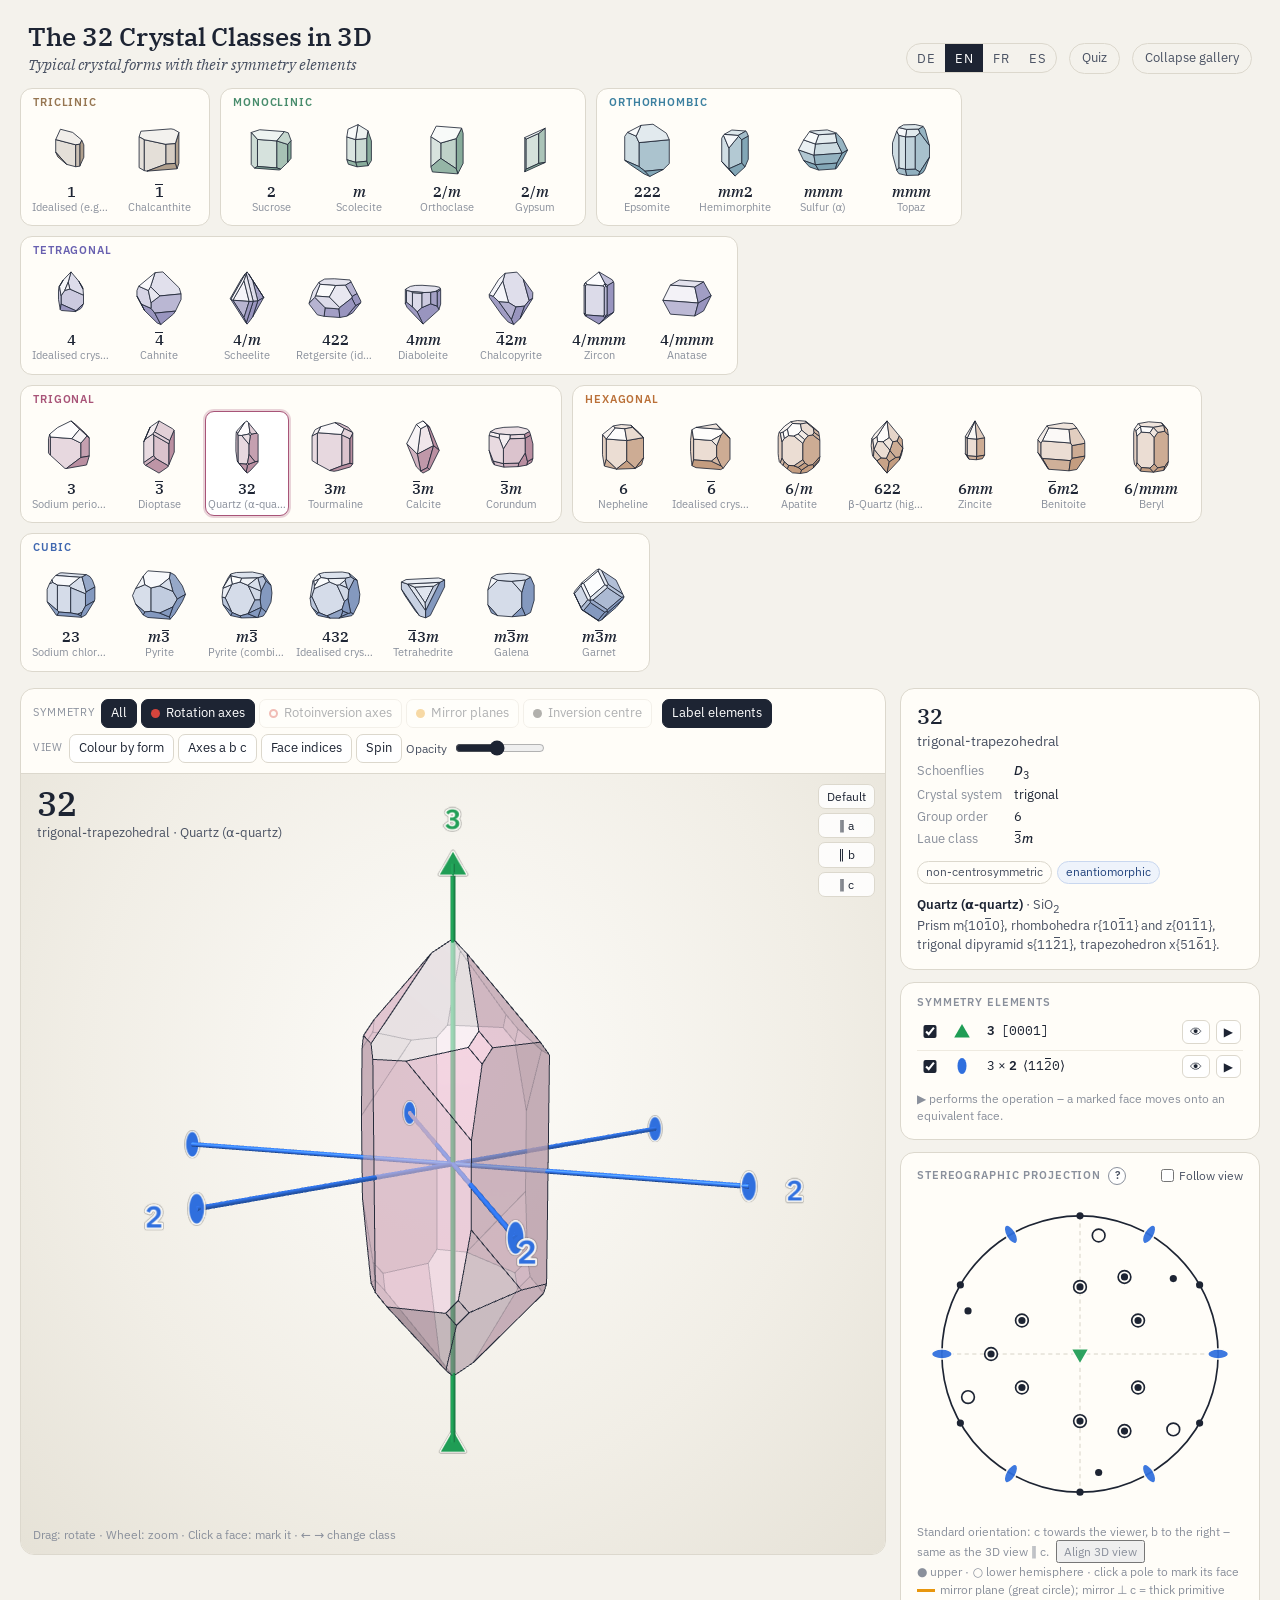
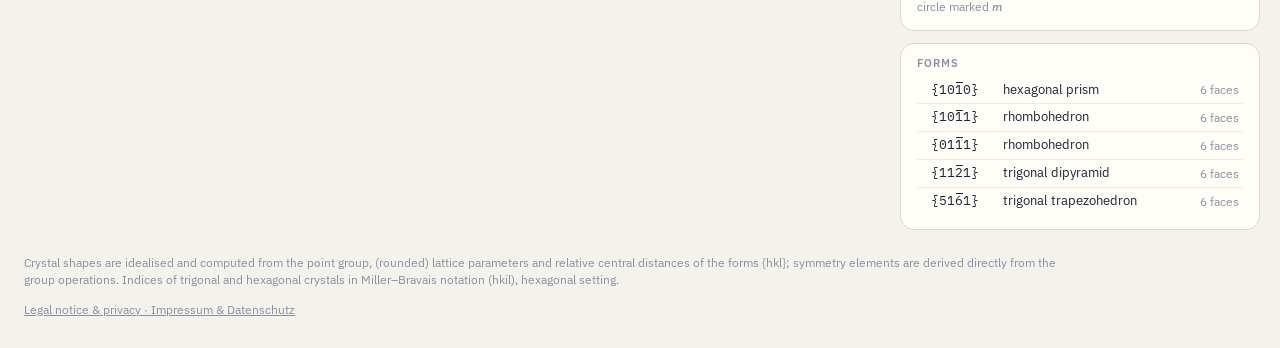
<file: index.html>
<!DOCTYPE html>
<html lang="en">
<head>
<meta charset="utf-8">
<meta name="viewport" content="width=device-width, initial-scale=1">
<title>The 32 Crystal Classes in 3D</title>
<meta name="description" content="Interactive 3D models of typical crystal habits for all 32 crystallographic point groups – switchable symmetry elements, animated symmetry operations, live stereograms, quiz mode. In English, German, French and Spanish.">
<meta property="og:type" content="website">
<meta property="og:title" content="The 32 Crystal Classes in 3D">
<meta property="og:description" content="Real crystal habits for all 32 point groups – rotatable 3D models with symmetry elements, stereograms and a quiz.">
<meta property="og:url" content="https://crystalsymmetry.github.io/morphology/">
<meta property="og:image" content="https://crystalsymmetry.github.io/morphology/preview.png">
<meta property="og:image:width" content="1200">
<meta property="og:image:height" content="630">
<meta name="twitter:card" content="summary_large_image">
<meta name="author" content="Frank Hoffmann">
<link rel="stylesheet" href="fonts/fonts.css">
<style>
:root{
  --paper:#f4f2ec; --card:#fffdf8; --ink:#1d2433; --ink2:#4a5263; --ink3:#8a909c; --line:#dcd8cd;
  --accent:#2f5fb3; --mark:#ffcc33;
  --c2:#2f6fde; --c3:#1f9d55; --c4:#d6453d; --c6:#8e44c9; --cm:#e8960c; --ci:#222;
}
*{box-sizing:border-box}
html,body{margin:0;background:var(--paper);color:var(--ink);font:14px/1.45 "IBM Plex Sans",system-ui,sans-serif}
button{font:inherit;color:inherit}
.ob{ text-decoration:none; position:relative; display:inline-block }
.ob::before{content:"";position:absolute;left:8%;right:8%;top:.08em;border-top:1.5px solid currentColor}
.mono{font-family:"IBM Plex Mono",monospace}

header{padding:22px 28px 6px;display:flex;align-items:flex-end;gap:24px;flex-wrap:wrap}
header h1{margin:0;font:500 26px/1.1 "IBM Plex Serif",serif;letter-spacing:-.01em}
header p{margin:4px 0 0;color:var(--ink2);font:italic 15px "IBM Plex Serif",serif}
header .spacer{flex:1}
.ghost{border:1px solid var(--line);background:transparent;border-radius:999px;padding:5px 12px;cursor:pointer;color:var(--ink2);font-size:13px}
.ghost:hover{background:#fff;color:var(--ink)}

/* ---------- Galerie ---------- */
#gallery{padding:8px 20px 6px}
.systems{display:flex;flex-wrap:wrap;gap:10px}
.sysbox{background:var(--card);border:1px solid var(--line);border-radius:12px;padding:8px 8px 6px;flex:0 1 auto;max-width:100%;min-width:0}
.sysbox h3{margin:0 4px 6px;font:600 11px/1 "IBM Plex Sans";letter-spacing:.08em;text-transform:uppercase;color:var(--sys)}
.cards{display:flex;gap:4px;flex-wrap:wrap}
#gallery.collapsed .cards{flex-wrap:nowrap}
#gallery.collapsed .sysbox{flex:0 0 auto;max-width:none}
.card{width:84px;border:1px solid transparent;background:transparent;border-radius:9px;padding:4px 2px 5px;cursor:pointer;text-align:center;transition:background .15s,border-color .15s}
.card:hover{background:#f3f0e8}
.card.active{background:#fff;border-color:var(--sys);box-shadow:0 0 0 2px color-mix(in srgb,var(--sys) 25%,transparent)}
.card svg{display:block;margin:0 auto;width:62px;height:62px}
.card .hm{font:500 15px/1.2 "IBM Plex Serif",serif;margin-top:2px}
.card .mn{font-size:10.5px;line-height:1.2;color:var(--ink3);white-space:nowrap;overflow:hidden;text-overflow:ellipsis}
#gallery.collapsed .systems{flex-wrap:nowrap;overflow-x:auto;padding-bottom:6px}
#gallery.collapsed .card .mn{display:none}
#gallery.collapsed .card svg{width:48px;height:48px}
#gallery.collapsed .card{width:64px}

/* ---------- Bühne ---------- */
#stage{display:grid;grid-template-columns:minmax(0,1fr) 360px;gap:14px;padding:10px 20px 24px;align-items:start}
.viewer{position:sticky;top:10px}
@media (max-width:1000px){.viewer{position:static}}
@media (max-width:1000px){#stage{grid-template-columns:1fr}}
.viewer{background:var(--card);border:1px solid var(--line);border-radius:14px;overflow:hidden;display:flex;flex-direction:column;min-height:560px}
.toolbar{display:flex;flex-wrap:wrap;gap:6px 14px;align-items:center;padding:10px 12px;border-bottom:1px solid var(--line)}
.tgroup{display:flex;gap:4px;align-items:center;flex-wrap:wrap}
.tlabel{font-size:11px;letter-spacing:.06em;text-transform:uppercase;color:var(--ink3);margin-right:2px}
.tb{border:1px solid var(--line);background:#fff;border-radius:7px;padding:4px 9px;cursor:pointer;font-size:13px;display:inline-flex;align-items:center;gap:6px;white-space:nowrap}
.tb:hover{border-color:#b9b4a6}
.tb.on{background:var(--ink);color:#fff;border-color:var(--ink)}
.tb .dot{width:9px;height:9px;border-radius:50%;display:inline-block}
.tb:disabled{opacity:.35;cursor:default}
.tb.on:disabled{background:#fff;color:var(--ink);border-color:var(--line)}
.slider{display:flex;align-items:center;gap:6px;font-size:12px;color:var(--ink2)}
.slider input{width:90px;accent-color:var(--ink)}
.canvaswrap{position:relative;flex:none;min-height:480px;height:calc(100vh - 120px);max-height:820px;background:radial-gradient(ellipse at 50% 38%,#fdfcf9 0%,#f1eee6 60%,#e6e2d7 100%);touch-action:none}
.canvaswrap canvas{display:block;width:100%;height:100%;cursor:grab}
.canvaswrap canvas:active{cursor:grabbing}
.hint{position:absolute;left:12px;bottom:10px;font-size:12px;color:var(--ink3);pointer-events:none}
.bigsym{position:absolute;left:16px;top:12px;pointer-events:none}
.bigsym .s{font:500 34px/1 "IBM Plex Serif",serif}
.bigsym .n{font-size:13px;color:var(--ink2);margin-top:4px}
.viewbtns{position:absolute;right:10px;top:10px;display:flex;flex-direction:column;gap:4px}
.viewbtns .tb{justify-content:center;font-size:12px;padding:3px 8px;background:rgba(255,255,255,.85)}
#tip{position:absolute;pointer-events:none;background:rgba(29,36,51,.92);color:#fff;padding:5px 9px;border-radius:7px;font-size:12.5px;display:none;white-space:nowrap;transform:translate(12px,12px)}
#opmsg{position:absolute;left:50%;bottom:14px;transform:translateX(-50%);background:var(--ink);color:#fff;border-radius:999px;padding:6px 14px;font-size:13px;opacity:0;transition:opacity .25s;pointer-events:none}
#opmsg.show{opacity:.92}

/* ---------- Info ---------- */
aside{display:flex;flex-direction:column;gap:12px}
.panel{background:var(--card);border:1px solid var(--line);border-radius:14px;padding:14px 16px}
.panel h2{margin:0 0 2px;font:500 22px/1.2 "IBM Plex Serif",serif}
.panel h4{margin:0 0 8px;font:600 11px/1 "IBM Plex Sans";letter-spacing:.08em;text-transform:uppercase;color:var(--ink3)}
.kv{display:grid;grid-template-columns:auto 1fr;gap:3px 12px;font-size:13px;margin-top:10px}
.kv dt{color:var(--ink3)} .kv dd{margin:0}
.chips{display:flex;flex-wrap:wrap;gap:5px;margin-top:10px}
.chip{font-size:11.5px;padding:2px 8px;border-radius:999px;border:1px solid var(--line);color:var(--ink2)}
.chip.yes{background:#eef3fb;border-color:#c9d7ef;color:#25467f}
.ex{font-size:13px;color:var(--ink2);margin-top:6px}
.ex b{color:var(--ink);font-weight:600}
table.forms{width:100%;border-collapse:collapse;font-size:13px}
table.forms td{padding:4px 4px;border-top:1px solid #eeeae0;vertical-align:middle}
table.forms tr:first-child td{border-top:none}
table.forms tr.hl td{background:#fff6d6}
.sw{width:12px;height:12px;border-radius:3px;display:inline-block;border:1px solid rgba(0,0,0,.2)}
.elist{display:flex;flex-direction:column;gap:2px}
.erow{display:grid;grid-template-columns:22px 34px 1fr auto auto;align-items:center;gap:6px;padding:4px 2px;border-top:1px solid #eeeae0;font-size:13px}
.erow:first-child{border-top:none}
.erow input{margin:0;accent-color:var(--ink)}
.erow .glyph{width:30px;height:22px}
.erow .ib{border:1px solid var(--line);background:#fff;border-radius:6px;padding:2px 7px;cursor:pointer;font-size:12px}
.erow .ib:hover{border-color:#b9b4a6}
.muted{color:var(--ink3);font-size:12px}

.langs{display:flex;border:1px solid var(--line);border-radius:999px;overflow:hidden}
.langs button{border:none;background:transparent;padding:5px 10px;cursor:pointer;font-size:12.5px;color:var(--ink2);letter-spacing:.04em}
.langs button.on{background:var(--ink);color:#fff}
.ghost.on{background:var(--ink);color:#fff;border-color:var(--ink)}
.phead{display:flex;justify-content:space-between;align-items:center;margin-bottom:6px;flex-wrap:wrap;gap:4px 10px}
.phead h4,.follow{white-space:nowrap}
.phead h4{margin:0}
.follow{font-size:12px;color:var(--ink2);display:flex;align-items:center;gap:5px;cursor:pointer}
.follow input{accent-color:var(--ink);margin:0}
#stereo{width:100%;aspect-ratio:1;display:block;margin:2px 0 6px;user-select:none}
#stereo .pole{cursor:pointer}
[hidden]{display:none!important}
#pQuiz h2{margin-bottom:6px}
.qgrid{display:flex;flex-direction:column;gap:6px;margin-top:12px}
.qrow{display:flex;align-items:center;gap:4px;flex-wrap:wrap}
.qrow .qs{width:100%;font-size:10.5px;letter-spacing:.07em;text-transform:uppercase;color:var(--sys)}
.qb{border:1px solid var(--line);background:#fff;border-radius:7px;padding:3px 0;width:52px;cursor:pointer;font:500 14px "IBM Plex Serif",serif}
.qb:hover{border-color:var(--sys)}
.qb.wrong{background:#fbe3e1;border-color:#e0a49e;color:#9b3a30}
.qb.right{background:#dff3e6;border-color:#8cc9a2;color:#1f6b3d}
.qfb{min-height:22px;margin-top:10px;font-size:13.5px}
.qfb.ok{color:#1f6b3d;font-weight:600}.qfb.no{color:#9b3a30}
.qact{display:flex;gap:6px;margin-top:10px;align-items:center}
.qact .tb.primary{background:var(--ink);color:#fff;border-color:var(--ink)}
.qscore{margin-left:auto;font-size:12px;color:var(--ink3)}
body.quiz #gallery{display:none}
#ftip{position:fixed;z-index:50;max-width:330px;background:var(--ink);color:#f4f2ec;border-radius:10px;padding:10px 13px;font-size:13px;line-height:1.45;box-shadow:0 8px 24px rgba(0,0,0,.18);pointer-events:none;display:none}
#ftip b{color:#fff}
#ftip .k{color:#aab3c5;font-size:12px;margin-top:6px}
table.forms tr{cursor:help}
.qhelp{width:18px;height:18px;border-radius:50%;border:1px solid var(--ink3);background:#fff;color:var(--ink2);font:600 11px/1 "IBM Plex Sans";cursor:pointer;padding:0;letter-spacing:0;text-transform:none}
.qhelp.on,.qhelp:hover{background:var(--ink);color:#fff;border-color:var(--ink)}
.helpbox{background:#f6f3ea;border:1px solid var(--line);border-radius:10px;padding:10px 12px;margin:4px 0 10px;font-size:12.5px;line-height:1.5;color:var(--ink2)}
.helpbox b{color:var(--ink)}
.helpbox svg{width:100%;display:block;margin:4px 0 6px}
.helpbox ol{margin:4px 0 6px;padding-left:18px}
.helpbox li{margin:2px 0}
footer{padding:0 24px 26px;color:var(--ink3);font-size:12px;max-width:1100px}
.hctl{display:flex;gap:12px;align-items:center;flex-wrap:wrap}
.menubtn{display:none}
@media (max-width:700px){
  header{position:relative}
  header h1{padding-right:44px;font-size:22px}
  header p{font-size:14px}
  .menubtn{display:flex;align-items:center;justify-content:center;position:absolute;right:12px;top:14px;width:38px;height:38px;border-radius:50%;border:1px solid var(--line);background:#fffdf8;font-size:22px;line-height:1;cursor:pointer;color:var(--ink)}
  .hctl{display:none;position:absolute;right:12px;top:58px;z-index:60;background:#fffdf8;border:1px solid var(--line);border-radius:14px;padding:14px;flex-direction:column;align-items:stretch;gap:10px;box-shadow:0 10px 28px rgba(0,0,0,.14)}
  .hctl.open{display:flex}
  .hctl .ghost{text-align:left;padding:8px 14px}
}
@media (max-width:700px){.canvaswrap{height:min(60vh,110vw);min-height:300px;max-height:none}header{padding:16px 16px 4px}#gallery{padding:8px 10px 6px}#stage{padding:10px 10px 20px}}
</style>
</head>
<body>
<header>
  <div>
    <h1 data-i18n="title"></h1>
    <p data-i18n="subtitle"></p>
  </div>
  <div class="spacer"></div>
  <button class="menubtn" id="menuBtn" aria-label="Menu" aria-expanded="false">⋮</button>
  <div class="hctl" id="hctl">
    <div class="langs" id="langs"></div>
    <button class="ghost" id="quizBtn" data-i18n="quiz"></button>
    <button class="ghost" id="collapseBtn"></button>
  </div>
</header>

<section id="gallery"><div class="systems" id="systems"></div></section>

<section id="stage">
  <div class="viewer">
    <div class="toolbar">
      <div class="tgroup"><span class="tlabel" data-i18n="sym"></span>
        <button class="tb" data-kind="all"><span data-i18n="all"></span></button>
        <button class="tb" data-kind="rot"><span class="dot" style="background:var(--c4)"></span><span data-i18n="rot"></span></button>
        <button class="tb" data-kind="rotoinv"><span class="dot" style="background:#fff;border:2px solid var(--c4)"></span><span data-i18n="rotoinv"></span></button>
        <button class="tb" data-kind="mirror"><span class="dot" style="background:var(--cm)"></span><span data-i18n="mirror"></span></button>
        <button class="tb" data-kind="inv"><span class="dot" style="background:var(--ci)"></span><span data-i18n="inv"></span></button>
        <button class="tb on" id="tLabels" data-i18n="labelsEl" style="margin-left:6px"></button>
      </div>
      <div class="tgroup"><span class="tlabel" data-i18n="view"></span>
        <button class="tb" id="tForms" data-i18n="forms"></button>
        <button class="tb" id="tAxes" data-i18n="axes"></button>
        <button class="tb" id="tIdx" data-i18n="faceIdx"></button>
        <button class="tb" id="tSpin" data-i18n="spin"></button>
        <label class="slider"><span data-i18n="opacity"></span> <input type="range" id="opacity" min="0.15" max="1" step="0.01" value="0.55"></label>
      </div>
    </div>
    <div class="canvaswrap" id="wrap">
      <div class="bigsym"><div class="s" id="bigS"></div><div class="n" id="bigN"></div></div>
      <div class="viewbtns">
        <button class="tb" id="vReset" data-i18n="std" data-i18n-title="stdTitle"></button>
        <button class="tb" data-look="a" data-i18n-title="alongA">‖ a</button>
        <button class="tb" data-look="b" data-i18n-title="alongB">‖ b</button>
        <button class="tb" data-look="c" data-i18n-title="alongC">‖ c</button>
      </div>
      <div class="hint" id="hint"></div>
      <div id="tip"></div>
      <div id="opmsg"></div>
    </div>
  </div>
  <aside>
    <div class="panel" id="pQuiz" hidden></div>
    <div class="panel" id="pClass"></div>
    <div class="panel" id="pElems"><h4 data-i18n="symElems"></h4><div class="elist" id="elist"></div>
      <div class="muted" style="margin-top:8px" data-i18n="opHint"></div></div>
    <div class="panel" id="pStereo">
      <div class="phead"><h4 style="display:flex;align-items:center;gap:7px"><span data-i18n="stereo"></span><button class="qhelp" id="stereoHelpBtn" aria-label="?">?</button></h4><label class="follow"><input type="checkbox" id="followView"> <span data-i18n="follow"></span></label></div>
      <div id="stereoHelp" class="helpbox" hidden></div>
      <svg id="stereo" viewBox="-1.18 -1.18 2.36 2.36"></svg>
      <div class="muted" id="stereoNote"></div>
    </div>
    <div class="panel" id="pForms"><h4 data-i18n="formsTitle"></h4><table class="forms" id="ftable"></table></div>
  </aside>
</section>
<footer data-i18n="footer"></footer>
<div id="ftip"></div>
<p style="padding:0 24px 30px;margin:-14px 0 0;font-size:12px"><a href="legal.html" style="color:var(--ink3)">Legal notice &amp; privacy · Impressum &amp; Datenschutz</a></p>

<script src="vendor/three.min.js"></script>
<script>
const KK_DEFAULT_LANG = 'en';
// ===== Die 32 Kristallklassen mit Beispielkristallen =====
// gens: Erzeugende im ITA-Stil (direkter Raum, Standardaufstellung)
// forms: hkl (bei trigonal/hexagonal 3-indizig h k l, Anzeige als h k i l), d = relativer Zentralabstand
const HEXL = (a, c) => [a, a, c, 90, 90, 120];
const TETL = (a, c) => [a, a, c, 90, 90, 90];
const CUBL = [1, 1, 1, 90, 90, 90];

const CLASSES = [
  // ---------------- triklin ----------------
  { id: '1', hm: '1', full: '1', sch: 'C<sub>1</sub>', name: 'triklin-pedial', system: 'triklin', gens: [],
    examples: [{ name: 'Idealisiert (z. B. Parahilgardit)', note: '',
      lat: [7.0, 8.0, 6.5, 100, 105, 80],
      forms: [
        { hkl: [1, 0, 0], d: 0.9, name: 'Pedion' }, { hkl: [-1, 0, 0], d: 1.15, name: 'Pedion' },
        { hkl: [0, 1, 0], d: 1.0, name: 'Pedion' }, { hkl: [0, -1, 0], d: 1.3, name: 'Pedion' },
        { hkl: [0, 0, 1], d: 1.05, name: 'Pedion' }, { hkl: [0, 0, -1], d: 0.95, name: 'Pedion' },
        { hkl: [1, 1, 0], d: 1.2, name: 'Pedion' }, { hkl: [-1, 1, 1], d: 1.3, name: 'Pedion' },
        { hkl: [1, -1, -1], d: 1.25, name: 'Pedion' }]
    }] },
  { id: '-1', hm: '-1', full: '-1', sch: 'C<sub>i</sub>', name: 'triklin-pinakoidal', system: 'triklin', gens: ['-x,-y,-z'],
    examples: [{ name: 'Chalkanthit', formula: 'CuSO<sub>4</sub>·5H<sub>2</sub>O', note: 'Kupfervitriol; alle Formen sind Pinakoide (Flächenpaare).',
      lat: [6.12, 10.69, 5.96, 97.6, 107.2, 77.5],
      forms: [
        { hkl: [1, 0, 0], d: 1.0, name: 'Pinakoid' }, { hkl: [0, 1, 0], d: 1.25, name: 'Pinakoid' },
        { hkl: [0, 0, 1], d: 1.0, name: 'Pinakoid' }, { hkl: [1, 1, 0], d: 1.3, name: 'Pinakoid' },
        { hkl: [1, -1, 0], d: 1.2, name: 'Pinakoid' }, { hkl: [1, 1, -1], d: 1.35, name: 'Pinakoid' }]
    }] },
  // ---------------- monoklin ----------------
  { id: '2', hm: '2', full: '121', sch: 'C<sub>2</sub>', name: 'monoklin-sphenoidisch', system: 'monoklin', gens: ['-x,y,-z'],
    examples: [{ name: 'Saccharose', formula: 'C<sub>12</sub>H<sub>22</sub>O<sub>11</sub>', note: 'Rohrzucker; polare b-Achse – die beiden Enden sind verschieden ausgebildet.',
      lat: [10.86, 8.70, 7.76, 90, 102.9, 90],
      forms: [
        { hkl: [1, 0, 0], d: 1.0, name: 'Pinakoid' }, { hkl: [0, 0, 1], d: 1.1, name: 'Pinakoid' },
        { hkl: [1, 1, 0], d: 1.25, name: 'Sphenoid' }, { hkl: [1, -1, 0], d: 1.12, name: 'Sphenoid' },
        { hkl: [0, 1, 0], d: 1.35, name: 'Pedion' }, { hkl: [0, 1, 1], d: 1.35, name: 'Sphenoid' }, { hkl: [1, 0, -1], d: 1.35, name: 'Pinakoid' }]
    }] },
  { id: 'm', hm: 'm', full: '1m1', sch: 'C<sub>s</sub>', name: 'monoklin-domatisch', system: 'monoklin', gens: ['x,-y,z'],
    examples: [{ name: 'Skolezit', formula: 'CaAl<sub>2</sub>Si<sub>3</sub>O<sub>10</sub>·3H<sub>2</sub>O', note: 'Zeolith; nur eine Spiegelebene, die c-Achse ist polar.',
      lat: [6.52, 18.96, 9.76, 90, 110.1, 90],
      forms: [
        { hkl: [0, 1, 0], d: 1.0, name: 'Pinakoid' }, { hkl: [1, 1, 0], d: 0.9, name: 'Doma' }, { hkl: [-1, 1, 0], d: 0.95, name: 'Doma' },
        { hkl: [1, 1, 1], d: 1.35, name: 'Doma' }, { hkl: [-1, 1, 1], d: 1.3, name: 'Doma' },
        { hkl: [0, 0, -1], d: 1.25, name: 'Pedion' }, { hkl: [1, 1, -1], d: 1.3, name: 'Doma' }]
    }] },
  { id: '2/m', hm: '2/m', full: '1 2/m 1', sch: 'C<sub>2h</sub>', name: 'monoklin-prismatisch', system: 'monoklin', gens: ['-x,y,-z', '-x,-y,-z'],
    examples: [
      { name: 'Orthoklas', formula: 'KAlSi<sub>3</sub>O<sub>8</sub>', note: 'Kalifeldspat, typische Tracht mit M{010}, T{110}, P{001} und y{-201}.',
        lat: [8.56, 12.96, 7.21, 90, 116.0, 90],
        forms: [{ hkl: [0, 1, 0], d: 1.0, name: 'Pinakoid' }, { hkl: [1, 1, 0], d: 1.15, name: 'Prisma' },
          { hkl: [0, 0, 1], d: 1.3, name: 'Pinakoid' }, { hkl: [-2, 0, 1], d: 1.3, name: 'Pinakoid' }] },
      { name: 'Gips', view: [62, 15], formula: 'CaSO<sub>4</sub>·2H<sub>2</sub>O', note: 'Tafelig nach {010}, mit Prisma {120} und Prisma {-111}.',
        lat: [6.28, 15.20, 5.67, 90, 114.1, 90],
        forms: [{ hkl: [0, 1, 0], d: 0.62, name: 'Pinakoid' }, { hkl: [1, 2, 0], d: 1.0, name: 'Prisma' },
          { hkl: [-1, 1, 1], d: 1.6, name: 'Prisma' }] }
    ] },
  // ---------------- orthorhombisch ----------------
  { id: '222', hm: '222', full: '222', sch: 'D<sub>2</sub>', name: 'rhombisch-disphenoidisch', system: 'orthorhombisch', gens: ['-x,-y,z', '-x,y,-z'],
    examples: [{ name: 'Epsomit', formula: 'MgSO<sub>4</sub>·7H<sub>2</sub>O', note: 'Bittersalz; Prisma {110} mit rhombischem Disphenoid {111}.',
      lat: [11.86, 11.99, 6.86, 90, 90, 90],
      forms: [{ hkl: [1, 1, 0], d: 1.0, name: 'rhomb. Prisma' }, { hkl: [1, 1, 1], d: 1.2, name: 'rhomb. Disphenoid' },
        { hkl: [1, -1, 1], d: 1.45, name: 'rhomb. Disphenoid' }]
    }] },
  { id: 'mm2', hm: 'mm2', full: 'mm2', sch: 'C<sub>2v</sub>', name: 'rhombisch-pyramidal', system: 'orthorhombisch', gens: ['-x,-y,z', 'x,-y,z'],
    examples: [{ name: 'Hemimorphit', formula: 'Zn<sub>4</sub>Si<sub>2</sub>O<sub>7</sub>(OH)<sub>2</sub>·H<sub>2</sub>O', note: 'Namensgeber der Hemimorphie: oben Domen und Pedion, unten Pyramide.',
      lat: [8.37, 10.73, 5.11, 90, 90, 90],
      forms: [{ hkl: [0, 1, 0], d: 0.75, name: 'Pinakoid' }, { hkl: [1, 1, 0], d: 1.0, name: 'rhomb. Prisma' },
        { hkl: [0, 0, 1], d: 1.25, name: 'Pedion' }, { hkl: [0, 3, 1], d: 1.15, name: 'Doma' }, { hkl: [3, 0, 1], d: 1.3, name: 'Doma' },
        { hkl: [1, 2, -1], d: 1.25, name: 'rhomb. Pyramide' }]
    }] },
  { id: 'mmm', hm: 'mmm', full: '2/m 2/m 2/m', sch: 'D<sub>2h</sub>', name: 'rhombisch-dipyramidal', system: 'orthorhombisch', gens: ['-x,-y,z', '-x,y,-z', '-x,-y,-z'],
    examples: [
      { name: 'Schwefel (α)', formula: 'S<sub>8</sub>', note: 'Rhombische Dipyramide {111} mit {113} und Pinakoid {001}.',
        lat: [10.47, 12.87, 24.49, 90, 90, 90],
        forms: [{ hkl: [1, 1, 1], d: 1.0, name: 'rhomb. Dipyramide' }, { hkl: [1, 1, 3], d: 1.0, name: 'rhomb. Dipyramide' },
          { hkl: [0, 0, 1], d: 0.92, name: 'Pinakoid' }, { hkl: [0, 1, 1], d: 1.05, name: 'rhomb. Prisma' }] },
      { name: 'Topas', formula: 'Al<sub>2</sub>SiO<sub>4</sub>(F,OH)<sub>2</sub>', note: 'Prismen {110}, {120} mit Dipyramide {111}, Prisma {021} und Pinakoid {001}.',
        lat: [4.65, 8.80, 8.39, 90, 90, 90],
        forms: [{ hkl: [1, 1, 0], d: 0.85, name: 'rhomb. Prisma' }, { hkl: [1, 2, 0], d: 0.85, name: 'rhomb. Prisma' },
          { hkl: [1, 1, 1], d: 1.2, name: 'rhomb. Dipyramide' }, { hkl: [0, 2, 1], d: 1.2, name: 'rhomb. Prisma' },
          { hkl: [0, 0, 1], d: 1.4, name: 'Pinakoid' }] }
    ] },
  // ---------------- tetragonal ----------------
  { id: '4', hm: '4', full: '4', sch: 'C<sub>4</sub>', name: 'tetragonal-pyramidal', system: 'tetragonal', gens: ['-y,x,z'],
    examples: [{ name: 'Idealisierter Kristall', note: 'Seltene Klasse (z. B. Pinnoit); Prisma und Pyramide 3. Stellung zeigen, dass Spiegelebenen fehlen; oben und unten verschieden.',
      lat: TETL(7.62, 8.19),
      forms: [{ hkl: [2, 1, 0], d: 1.0, name: 'tetrag. Prisma 3. Stellung' }, { hkl: [1, 1, 1], d: 1.3, name: 'tetrag. Pyramide' },
        { hkl: [3, 1, 2], d: 1.4, name: 'tetrag. Pyramide 3. Stellung' },
        { hkl: [0, 0, -1], d: 1.05, name: 'Pedion' }, { hkl: [1, 0, -1], d: 1.2, name: 'tetrag. Pyramide' }]
    }] },
  { id: '-4', hm: '-4', full: '-4', sch: 'S<sub>4</sub>', name: 'tetragonal-disphenoidisch', system: 'tetragonal', gens: ['y,-x,-z'],
    examples: [{ name: 'Cahnit', formula: 'Ca<sub>2</sub>B(AsO<sub>4</sub>)(OH)<sub>4</sub>', note: 'Tetragonale Disphenoide; ein Disphenoid 3. Stellung macht die fehlenden Spiegel sichtbar.',
      lat: TETL(7.11, 6.19),
      forms: [{ hkl: [1, 1, 1], d: 1.0, name: 'tetrag. Disphenoid' }, { hkl: [1, 1, 0], d: 1.0, name: 'tetrag. Prisma' },
        { hkl: [2, 1, 1], d: 1.12, name: 'tetrag. Disphenoid 3. Stellung' }, { hkl: [-1, 1, 1], d: 1.2, name: 'tetrag. Disphenoid' }]
    }] },
  { id: '4/m', hm: '4/m', full: '4/m', sch: 'C<sub>4h</sub>', name: 'tetragonal-dipyramidal', system: 'tetragonal', gens: ['-y,x,z', '-x,-y,-z'],
    examples: [{ name: 'Scheelit', formula: 'CaWO<sub>4</sub>', note: 'Dipyramiden {101} und {112} mit kleiner Dipyramide 3. Stellung {213}.',
      lat: TETL(5.24, 11.38),
      forms: [{ hkl: [1, 0, 1], d: 1.0, name: 'tetrag. Dipyramide' }, { hkl: [1, 1, 2], d: 1.07, name: 'tetrag. Dipyramide' },
        { hkl: [2, 1, 3], d: 1.055, name: 'tetrag. Dipyramide 3. Stellung' }]
    }] },
  { id: '422', hm: '422', full: '422', sch: 'D<sub>4</sub>', name: 'tetragonal-trapezoedrisch', system: 'tetragonal', gens: ['-y,x,z', 'x,-y,-z'],
    examples: [{ name: 'Retgersit (idealisiert)', formula: 'NiSO<sub>4</sub>·6H<sub>2</sub>O', note: 'Erst das tetragonale Trapezoeder {213} zeigt die Enantiomorphie dieser Klasse.',
      lat: TETL(6.78, 18.28),
      forms: [{ hkl: [0, 0, 1], d: 0.75, name: 'Pinakoid' }, { hkl: [1, 0, 2], d: 1.0, name: 'tetrag. Dipyramide' },
        { hkl: [1, 0, 0], d: 1.05, name: 'tetrag. Prisma' }, { hkl: [2, 1, 3], d: 1.0, name: 'tetrag. Trapezoeder' }]
    }] },
  { id: '4mm', hm: '4mm', full: '4mm', sch: 'C<sub>4v</sub>', name: 'ditetragonal-pyramidal', system: 'tetragonal', gens: ['-y,x,z', 'x,-y,z'],
    examples: [{ name: 'Diaboleit', formula: 'Pb<sub>2</sub>CuCl<sub>2</sub>(OH)<sub>4</sub>', note: 'Polare c-Achse: oben großes Pedion, unten tetragonale Pyramide.',
      lat: TETL(5.88, 5.50),
      forms: [{ hkl: [0, 0, 1], d: 0.55, name: 'Pedion' }, { hkl: [1, 0, 0], d: 1.0, name: 'tetrag. Prisma' },
        { hkl: [1, 0, 1], d: 1.05, name: 'tetrag. Pyramide' }, { hkl: [1, 1, -1], d: 0.95, name: 'tetrag. Pyramide' }, { hkl: [2, 1, 0], d: 1.03, name: 'ditetrag. Prisma' }]
    }] },
  { id: '-42m', hm: '-42m', full: '-42m', sch: 'D<sub>2d</sub>', name: 'tetragonal-skalenoedrisch', system: 'tetragonal', gens: ['y,-x,-z', 'x,-y,-z'],
    examples: [{ name: 'Chalkopyrit', formula: 'CuFeS<sub>2</sub>', note: 'Pseudotetraedrisch: zwei tetragonale Disphenoide {112} und {-112} unterschiedlicher Größe.',
      lat: TETL(5.29, 10.42),
      forms: [{ hkl: [1, 1, 2], d: 1.0, name: 'tetrag. Disphenoid' }, { hkl: [-1, 1, 2], d: 1.35, name: 'tetrag. Disphenoid' },
        { hkl: [1, 0, 1], d: 1.25, name: 'tetrag. Dipyramide' }]
    }] },
  { id: '4/mmm', hm: '4/mmm', full: '4/m 2/m 2/m', sch: 'D<sub>4h</sub>', name: 'ditetragonal-dipyramidal', system: 'tetragonal', gens: ['-y,x,z', 'x,-y,-z', '-x,-y,-z'],
    examples: [
      { name: 'Zirkon', formula: 'ZrSiO<sub>4</sub>', note: 'Prisma {100} mit Dipyramide {101}; klein: Prisma {110} und ditetragonale Dipyramide {211}.',
        lat: TETL(6.61, 6.00),
        forms: [{ hkl: [1, 0, 0], d: 0.62, name: 'tetrag. Prisma' }, { hkl: [1, 1, 0], d: 0.8, name: 'tetrag. Prisma' },
          { hkl: [1, 0, 1], d: 1.0, name: 'tetrag. Dipyramide' }, { hkl: [2, 1, 1], d: 1.02, name: 'ditetrag. Dipyramide' }] },
      { name: 'Anatas', formula: 'TiO<sub>2</sub>', note: 'Spitze Dipyramide {101}, abgestumpft durch das Pinakoid {001}.',
        lat: TETL(3.785, 9.51),
        forms: [{ hkl: [1, 0, 1], d: 1.0, name: 'tetrag. Dipyramide' }, { hkl: [0, 0, 1], d: 0.85, name: 'Pinakoid' }] }
    ] },
  // ---------------- trigonal ----------------
  { id: '3', hm: '3', full: '3', sch: 'C<sub>3</sub>', name: 'trigonal-pyramidal', system: 'trigonal', gens: ['-y,x-y,z'],
    examples: [{ name: 'Natriumperiodat-Trihydrat (idealisiert)', formula: 'NaIO<sub>4</sub>·3H<sub>2</sub>O', note: 'Nur eine dreizählige Achse: trigonale Prismen, oben trigonale Pyramiden, unten Pedion.',
      lat: HEXL(10, 8),
      forms: [{ hkl: [1, 0, 0], d: 1.0, name: 'trig. Prisma' }, { hkl: [-1, 0, 0], d: 1.4, name: 'trig. Prisma' },
        { hkl: [1, 0, 1], d: 1.25, name: 'trig. Pyramide' }, { hkl: [2, 1, 2], d: 1.33, name: 'trig. Pyramide 3. Stellung' },
        { hkl: [0, 0, -1], d: 1.2, name: 'Pedion' }, { hkl: [0, 1, -1], d: 1.25, name: 'trig. Pyramide' }]
    }] },
  { id: '-3', hm: '-3', full: '-3', sch: 'C<sub>3i</sub>', name: 'rhomboedrisch', system: 'trigonal', gens: ['-y,x-y,z', '-x,-y,-z'],
    examples: [{ name: 'Dioptas', formula: 'Cu<sub>6</sub>Si<sub>6</sub>O<sub>18</sub>·6H<sub>2</sub>O', note: 'Hexagonales Prisma {11-20} mit Rhomboedern; das Rhomboeder 3. Stellung zeigt die fehlenden Spiegelebenen.',
      lat: HEXL(14.57, 7.79),
      forms: [{ hkl: [1, 1, 0], d: 1.0, name: 'hexag. Prisma' }, { hkl: [0, 2, 1], d: 1.25, name: 'Rhomboeder' },
        { hkl: [1, 3, 1], d: 1.2, name: 'Rhomboeder 3. Stellung' }]
    }] },
  { id: '32', hm: '32', full: '321', sch: 'D<sub>3</sub>', name: 'trigonal-trapezoedrisch', system: 'trigonal', gens: ['-y,x-y,z', 'x-y,-y,-z'],
    examples: [{ name: 'Tiefquarz', formula: 'SiO<sub>2</sub>', note: 'Prisma m{10-10}, Rhomboeder r{10-11} und z{01-11}, trig. Dipyramide s{11-21}, Trapezoeder x{51-61}.',
      lat: HEXL(4.913, 5.405),
      forms: [{ hkl: [1, 0, 0], d: 0.62, name: 'hexag. Prisma' }, { hkl: [1, 0, 1], d: 1.0, name: 'Rhomboeder' },
        { hkl: [0, 1, 1], d: 1.06, name: 'Rhomboeder' }, { hkl: [1, 1, 1], d: 0.95, name: 'trig. Dipyramide' },
        { hkl: [5, 1, 1], d: 0.705, name: 'trig. Trapezoeder' }]
    }] },
  { id: '3m', hm: '3m', full: '3m1', sch: 'C<sub>3v</sub>', name: 'ditrigonal-pyramidal', system: 'trigonal', gens: ['-y,x-y,z', '-y,-x,z'],
    examples: [{ name: 'Turmalin', formula: '(Na,Ca)(Mg,Fe,Li,Al)<sub>3</sub>Al<sub>6</sub>(BO<sub>3</sub>)<sub>3</sub>Si<sub>6</sub>O<sub>18</sub>(OH)<sub>4</sub>', note: 'Trigonales und hexagonales Prisma; Kopf und Fuß verschieden (Hemimorphie, Pyroelektrizität).',
      lat: HEXL(15.9, 7.1),
      forms: [{ hkl: [1, 0, 0], d: 0.78, name: 'trig. Prisma' }, { hkl: [1, 1, 0], d: 1.0, name: 'hexag. Prisma' },
        { hkl: [1, 0, 1], d: 1.1, name: 'trig. Pyramide' }, { hkl: [0, 2, 1], d: 1.25, name: 'trig. Pyramide' },
        { hkl: [0, 0, -1], d: 1.2, name: 'Pedion' }, { hkl: [0, 1, -1], d: 1.1, name: 'trig. Pyramide' }]
    }] },
  { id: '-3m', hm: '-3m', full: '-3 2/m 1', sch: 'D<sub>3d</sub>', name: 'ditrigonal-skalenoedrisch', system: 'trigonal', gens: ['-y,x-y,z', 'x-y,-y,-z', '-x,-y,-z'],
    examples: [
      { name: 'Calcit', formula: 'CaCO<sub>3</sub>', note: 'Skalenoeder v{21-34} („Kanonenspat“, strukturelle Aufstellung), Enden durch das Rhomboeder r{10-14} abgestumpft.',
        lat: HEXL(4.99, 17.06),
        forms: [{ hkl: [2, 1, 4], d: 1.0, name: 'ditrig. Skalenoeder' }, { hkl: [1, 0, 4], d: 1.45, name: 'Rhomboeder' }] },
      { name: 'Korund', formula: 'Al<sub>2</sub>O<sub>3</sub>', note: 'Saphir-Habitus: hexag. Dipyramide {22-43} mit Pinakoid {0001} und Rhomboeder {10-11}.',
        lat: HEXL(4.76, 12.99),
        forms: [{ hkl: [2, 2, 3], d: 1.0, name: 'hexag. Dipyramide' }, { hkl: [0, 0, 1], d: 0.75, name: 'Pinakoid' },
          { hkl: [1, 0, 1], d: 1.0, name: 'Rhomboeder' }, { hkl: [1, 1, 0], d: 0.88, name: 'hexag. Prisma' }] }
    ] },
  // ---------------- hexagonal ----------------
  { id: '6', hm: '6', full: '6', sch: 'C<sub>6</sub>', name: 'hexagonal-pyramidal', system: 'hexagonal', gens: ['x-y,x,z'],
    examples: [{ name: 'Nephelin', formula: '(Na,K)AlSiO<sub>4</sub>', note: 'Prisma und Pinakoid; die hexagonale Pyramide 3. Stellung und das polare c machen die Klasse sichtbar.',
      lat: HEXL(10.0, 8.4),
      forms: [{ hkl: [1, 0, 0], d: 1.0, name: 'hexag. Prisma' }, { hkl: [0, 0, 1], d: 1.1, name: 'Pedion' },
        { hkl: [1, 0, 1], d: 1.12, name: 'hexag. Pyramide' }, { hkl: [2, 1, 1], d: 1.26, name: 'hexag. Pyramide 3. Stellung' },
        { hkl: [0, 0, -1], d: 1.0, name: 'Pedion' }, { hkl: [1, 1, -1], d: 1.25, name: 'hexag. Pyramide' }]
    }] },
  { id: '-6', hm: '-6', full: '-6', sch: 'C<sub>3h</sub>', name: 'trigonal-dipyramidal', system: 'hexagonal', gens: ['-y,x-y,z', 'x,y,-z'],
    examples: [{ name: 'Idealisierter Kristall', note: 'Sehr seltene Klasse; trigonale Prismen und Dipyramiden, Spiegelebene ⊥ c.',
      lat: HEXL(10.0, 9.0),
      forms: [{ hkl: [1, 0, 0], d: 1.0, name: 'trig. Prisma' }, { hkl: [0, 1, 0], d: 1.12, name: 'trig. Prisma' },
        { hkl: [1, 0, 1], d: 1.15, name: 'trig. Dipyramide' }, { hkl: [2, 1, 1], d: 1.22, name: 'trig. Dipyramide 3. Stellung' },
        { hkl: [0, 0, 1], d: 1.2, name: 'Pinakoid' }]
    }] },
  { id: '6/m', hm: '6/m', full: '6/m', sch: 'C<sub>6h</sub>', name: 'hexagonal-dipyramidal', system: 'hexagonal', gens: ['x-y,x,z', '-x,-y,-z'],
    examples: [{ name: 'Apatit', formula: 'Ca<sub>5</sub>(PO<sub>4</sub>)<sub>3</sub>(F,Cl,OH)', note: 'Prisma m, Pinakoid c, Dipyramiden x{10-11}, s{11-21} und die Dipyramide 3. Stellung μ{21-31}.',
      lat: HEXL(9.42, 6.88),
      forms: [{ hkl: [1, 0, 0], d: 0.8, name: 'hexag. Prisma' }, { hkl: [0, 0, 1], d: 1.05, name: 'Pinakoid' },
        { hkl: [1, 0, 1], d: 1.0, name: 'hexag. Dipyramide' }, { hkl: [1, 1, 1], d: 1.0, name: 'hexag. Dipyramide' },
        { hkl: [2, 1, 1], d: 0.97, name: 'hexag. Dipyramide 3. Stellung' }]
    }] },
  { id: '622', hm: '622', full: '622', sch: 'D<sub>6</sub>', name: 'hexagonal-trapezoedrisch', system: 'hexagonal', gens: ['x-y,x,z', 'x-y,-y,-z'],
    examples: [{ name: 'Hochquarz', formula: 'SiO<sub>2</sub>', note: 'Hexagonale Dipyramide mit kurzem Prisma; das Trapezoeder {21-31} zeigt die Enantiomorphie.',
      lat: HEXL(5.01, 5.47),
      forms: [{ hkl: [1, 0, 1], d: 1.0, name: 'hexag. Dipyramide' }, { hkl: [1, 0, 0], d: 0.88, name: 'hexag. Prisma' },
        { hkl: [2, 1, 1], d: 0.96, name: 'hexag. Trapezoeder' }]
    }] },
  { id: '6mm', hm: '6mm', full: '6mm', sch: 'C<sub>6v</sub>', name: 'dihexagonal-pyramidal', system: 'hexagonal', gens: ['x-y,x,z', '-y,-x,z'],
    examples: [{ name: 'Zinkit', formula: 'ZnO', note: 'Hemimorph: oben hexagonale Pyramide, unten Pedion (000 -1).',
      lat: HEXL(3.25, 5.21),
      forms: [{ hkl: [1, 0, 0], d: 0.7, name: 'hexag. Prisma' }, { hkl: [1, 0, 1], d: 1.0, name: 'hexag. Pyramide' },
        { hkl: [0, 0, -1], d: 0.9, name: 'Pedion' }, { hkl: [1, 0, -1], d: 0.9, name: 'hexag. Pyramide' }]
    }] },
  { id: '-6m2', hm: '-6m2', full: '-6m2', sch: 'D<sub>3h</sub>', name: 'ditrigonal-dipyramidal', system: 'hexagonal', gens: ['-y,x-y,z', 'x,y,-z', '-y,-x,z'],
    examples: [{ name: 'Benitoit', formula: 'BaTiSi<sub>3</sub>O<sub>9</sub>', note: 'Trigonale Prismen und trigonale Dipyramiden mit Pinakoid – der Klassiker dieser Klasse.',
      lat: HEXL(6.64, 9.76),
      forms: [{ hkl: [1, 0, 0], d: 1.0, name: 'trig. Prisma' }, { hkl: [0, 1, 0], d: 1.25, name: 'trig. Prisma' },
        { hkl: [1, 0, 1], d: 1.1, name: 'trig. Dipyramide' }, { hkl: [0, 1, 1], d: 1.25, name: 'trig. Dipyramide' },
        { hkl: [0, 0, 1], d: 1.1, name: 'Pinakoid' }]
    }] },
  { id: '6/mmm', hm: '6/mmm', full: '6/m 2/m 2/m', sch: 'D<sub>6h</sub>', name: 'dihexagonal-dipyramidal', system: 'hexagonal', gens: ['x-y,x,z', 'x-y,-y,-z', '-x,-y,-z'],
    examples: [{ name: 'Beryll', formula: 'Be<sub>3</sub>Al<sub>2</sub>Si<sub>6</sub>O<sub>18</sub>', note: 'Prisma {10-10}, Pinakoid {0001}, Dipyramiden {10-11} und {11-21}, dihexag. Dipyramide {21-31}.',
      lat: HEXL(9.21, 9.19),
      forms: [{ hkl: [1, 0, 0], d: 0.8, name: 'hexag. Prisma' }, { hkl: [0, 0, 1], d: 1.15, name: 'Pinakoid' },
        { hkl: [1, 0, 1], d: 1.2, name: 'hexag. Dipyramide' }, { hkl: [1, 1, 1], d: 1.13, name: 'hexag. Dipyramide' }]
    }] },
  // ---------------- kubisch ----------------
  { id: '23', hm: '23', full: '23', sch: 'T', name: 'tetraedrisch-pentagondodekaedrisch', system: 'kubisch', gens: ['z,x,y', '-x,-y,z', '-x,y,-z'],
    examples: [{ name: 'Natriumchlorat', formula: 'NaClO<sub>3</sub>', note: 'Würfel, Tetraeder und Pentagondodekaeder – zusammen nur Symmetrie 23.',
      lat: CUBL,
      forms: [{ hkl: [1, 0, 0], d: 1.0, name: 'Würfel (Hexaeder)' }, { hkl: [1, 1, 1], d: 1.12, name: 'Tetraeder' },
        { hkl: [2, 1, 0], d: 1.05, name: 'Pentagondodekaeder' }, { hkl: [-1, 1, 1], d: 1.3, name: 'Tetraeder' }]
    }] },
  { id: 'm-3', hm: 'm-3', full: '2/m -3', sch: 'T<sub>h</sub>', name: 'disdodekaedrisch', system: 'kubisch', gens: ['z,x,y', '-x,-y,z', '-x,y,-z', '-x,-y,-z'],
    examples: [
      { name: 'Pyrit', formula: 'FeS<sub>2</sub>', note: 'Das Pentagondodekaeder {210} – das „Pyritoeder“.',
        lat: CUBL,
        forms: [{ hkl: [2, 1, 0], d: 1.0, name: 'Pentagondodekaeder' }, { hkl: [1, 1, 1], d: 1.13, name: 'Oktaeder' }] },
      { name: 'Pyrit (Kombination)', formula: 'FeS<sub>2</sub>', note: 'Würfel mit Disdodekaeder {321} und Oktaeder.',
        lat: CUBL,
        forms: [{ hkl: [1, 0, 0], d: 1.0, name: 'Würfel (Hexaeder)' }, { hkl: [3, 2, 1], d: 1.22, name: 'Disdodekaeder' },
          { hkl: [1, 1, 1], d: 1.23, name: 'Oktaeder' }] }
    ] },
  { id: '432', hm: '432', full: '432', sch: 'O', name: 'pentagon-ikositetraedrisch', system: 'kubisch', gens: ['z,x,y', '-y,x,z'],
    examples: [{ name: 'Idealisierter Kristall', note: 'Seltene Klasse (z. B. Petzit); erst das Gyroid {321} macht die fehlenden Spiegel sichtbar.',
      lat: CUBL,
      forms: [{ hkl: [1, 0, 0], d: 1.0, name: 'Würfel (Hexaeder)' }, { hkl: [1, 1, 1], d: 1.3, name: 'Oktaeder' },
        { hkl: [3, 2, 1], d: 1.25, name: 'Pentagonikositetraeder (Gyroid)' }]
    }] },
  { id: '-43m', hm: '-43m', full: '-43m', sch: 'T<sub>d</sub>', name: 'hexakistetraedrisch', system: 'kubisch', gens: ['z,x,y', 'y,-x,-z'],
    examples: [{ name: 'Tetraedrit', view: [-38, 24], formula: 'Cu<sub>12</sub>Sb<sub>4</sub>S<sub>13</sub>', note: 'Tetraeder {111} mit Tristetraeder {211} und kleinem Würfel.',
      lat: CUBL,
      forms: [{ hkl: [1, 1, 1], d: 1.0, name: 'Tetraeder' }, { hkl: [2, 1, 1], d: 1.07, name: 'Tristetraeder (Triakistetraeder)' },
        { hkl: [1, 0, 0], d: 1.05, name: 'Würfel (Hexaeder)' }]
    }] },
  { id: 'm-3m', hm: 'm-3m', full: '4/m -3 2/m', sch: 'O<sub>h</sub>', name: 'hexakisoktaedrisch', system: 'kubisch', gens: ['z,x,y', '-y,x,z', '-x,-y,-z'],
    examples: [
      { name: 'Galenit', formula: 'PbS', note: 'Kubooktaeder: Würfel {100} und Oktaeder {111}.',
        lat: CUBL,
        forms: [{ hkl: [1, 0, 0], d: 1.0, name: 'Würfel (Hexaeder)' }, { hkl: [1, 1, 1], d: 1.4, name: 'Oktaeder' }] },
      { name: 'Granat', formula: '(Mg,Fe,Ca,Mn)<sub>3</sub>(Al,Fe,Cr)<sub>2</sub>Si<sub>3</sub>O<sub>12</sub>', note: 'Rhombendodekaeder {110} mit Deltoidikositetraeder {211}.',
        lat: CUBL,
        forms: [{ hkl: [1, 1, 0], d: 1.0, name: 'Rhombendodekaeder' }, { hkl: [2, 1, 1], d: 1.1, name: 'Deltoidikositetraeder' }] }
    ] }
];
const SYSTEMS = ['triklin', 'monoklin', 'orthorhombisch', 'tetragonal', 'trigonal', 'hexagonal', 'kubisch'];
if (false) module.exports = { CLASSES, SYSTEMS };

// ===== Übersetzungen (de / en / fr / es) =====
const I18N = (() => {
  const L = (de, en, fr, es) => ({ de, en, fr, es });
  const ui = {
    title: L('Die 32 Kristallklassen in 3D', 'The 32 Crystal Classes in 3D', 'Les 32 classes cristallines en 3D', 'Las 32 clases cristalinas en 3D'),
    subtitle: L('Typische Kristallformen mit ihren Symmetrieelementen', 'Typical crystal forms with their symmetry elements', 'Formes cristallines typiques et leurs éléments de symétrie', 'Formas cristalinas típicas con sus elementos de simetría'),
    collapse: L('Galerie einklappen', 'Collapse gallery', 'Réduire la galerie', 'Contraer galería'),
    expand: L('Galerie ausklappen', 'Expand gallery', 'Déplier la galerie', 'Desplegar galería'),
    quiz: L('Quiz', 'Quiz', 'Quiz', 'Quiz'),
    endQuiz: L('Quiz beenden', 'End quiz', 'Quitter le quiz', 'Salir del quiz'),
    sym: L('Symmetrie', 'Symmetry', 'Symétrie', 'Simetría'),
    all: L('Alle', 'All', 'Tous', 'Todos'),
    rot: L('Drehachsen', 'Rotation axes', 'Axes de rotation', 'Ejes de rotación'),
    rotoinv: L('Drehinversionsachsen', 'Rotoinversion axes', 'Axes de rotoinversion', 'Ejes de rotoinversión'),
    mirror: L('Spiegelebenen', 'Mirror planes', 'Plans miroirs', 'Planos de reflexión'),
    inv: L('Inversionszentrum', 'Inversion centre', 'Centre d’inversion', 'Centro de inversión'),
    view: L('Ansicht', 'View', 'Affichage', 'Vista'),
    forms: L('Formen färben', 'Colour by form', 'Colorer les formes', 'Colorear formas'),
    axes: L('Achsen a b c', 'Axes a b c', 'Axes a b c', 'Ejes a b c'),
    labelsEl: L('Elemente beschriften', 'Label elements', 'Étiqueter les éléments', 'Etiquetar elementos'),
    faceIdx: L('Flächenindizes', 'Face indices', 'Indices des faces', 'Índices de caras'),
    spin: L('Rotieren', 'Spin', 'Rotation', 'Girar'),
    opacity: L('Deckkraft', 'Opacity', 'Opacité', 'Opacidad'),
    std: L('Standard', 'Default', 'Standard', 'Estándar'),
    stdTitle: L('Klinographische Standardansicht', 'Standard clinographic view', 'Vue clinographique standard', 'Vista clinográfica estándar'),
    alongA: L('Blick entlang a', 'View along a', 'Vue selon a', 'Vista a lo largo de a'),
    alongB: L('Blick entlang b', 'View along b', 'Vue selon b', 'Vista a lo largo de b'),
    alongC: L('Blick entlang c', 'View along c', 'Vue selon c', 'Vista a lo largo de c'),
    hint: L('Ziehen: drehen · Mausrad: zoomen · Klick auf Fläche: markieren · ← → Klasse wechseln',
      'Drag: rotate · Wheel: zoom · Click a face: mark it · ← → change class',
      'Glisser : tourner · Molette : zoomer · Clic sur une face : la marquer · ← → changer de classe',
      'Arrastrar: girar · Rueda: zoom · Clic en una cara: marcarla · ← → cambiar de clase'),
    hintQuiz: L('Ziehen: drehen · Mausrad: zoomen · Klick auf Fläche: markieren', 'Drag: rotate · Wheel: zoom · Click a face: mark it',
      'Glisser : tourner · Molette : zoomer · Clic sur une face : la marquer', 'Arrastrar: girar · Rueda: zoom · Clic en una cara: marcarla'),
    hintT: L('Wischen: drehen · Zwei Finger: zoomen · Tippen auf Fläche: markieren', 'Swipe: rotate · Pinch: zoom · Tap a face: mark it', 'Glisser : tourner · Pincer : zoomer · Toucher une face : la marquer', 'Deslizar: girar · Pellizcar: zoom · Tocar una cara: marcarla'),
    hintQuizT: L('Wischen: drehen · Zwei Finger: zoomen · Tippen auf Fläche: markieren', 'Swipe: rotate · Pinch: zoom · Tap a face: mark it', 'Glisser : tourner · Pincer : zoomer · Toucher une face : la marquer', 'Deslizar: girar · Pellizcar: zoom · Tocar una cara: marcarla'),
    symElems: L('Symmetrieelemente', 'Symmetry elements', 'Éléments de symétrie', 'Elementos de simetría'),
    formsTitle: L('Formen', 'Forms', 'Formes', 'Formas'),
    opHint: L('▶ führt die Operation aus – eine markierte Fläche wandert dabei auf eine äquivalente Fläche.',
      '▶ performs the operation – a marked face moves onto an equivalent face.',
      '▶ exécute l’opération – une face marquée est amenée sur une face équivalente.',
      '▶ ejecuta la operación – una cara marcada pasa a una cara equivalente.'),
    eyeAxis: L('Blick entlang der Achse', 'Look along the axis', 'Regarder le long de l’axe', 'Mirar a lo largo del eje'),
    eyePlane: L('Ebene von der Kante betrachten', 'View the plane edge-on', 'Voir le plan par la tranche', 'Ver el plano de canto'),
    playOp: L('Operation ausführen', 'Perform operation', 'Exécuter l’opération', 'Ejecutar la operación'),
    onlyId: L('Nur die Identität (1) – außer der trivialen einzähligen Achse gibt es keine Symmetrieelemente.',
      'Identity (1) only – no symmetry elements apart from the trivial onefold axis.',
      'Identité (1) seulement – aucun élément de symétrie hormis l’axe d’ordre 1 trivial.',
      'Solo la identidad (1): ningún elemento de simetría aparte del eje monario trivial.'),
    invCentre: L('Inversionszentrum', 'Inversion centre', 'Centre d’inversion', 'Centro de inversión'),
    sch: L('Schoenflies', 'Schoenflies', 'Schoenflies', 'Schoenflies'),
    system: L('Kristallsystem', 'Crystal system', 'Système cristallin', 'Sistema cristalino'),
    order: L('Gruppenordnung', 'Group order', 'Ordre du groupe', 'Orden del grupo'),
    laue: L('Laue-Klasse', 'Laue class', 'Classe de Laue', 'Clase de Laue'),
    centro: L('zentrosymmetrisch', 'centrosymmetric', 'centrosymétrique', 'centrosimétrica'),
    noncentro: L('nicht zentrosymmetrisch', 'non-centrosymmetric', 'non centrosymétrique', 'no centrosimétrica'),
    enantio: L('enantiomorph', 'enantiomorphic', 'énantiomorphe', 'enantiomorfa'),
    polar: L('polar', 'polar', 'polaire', 'polar'),
    face1: L('Fläche', 'face', 'face', 'cara'),
    faceN: L('Flächen', 'faces', 'faces', 'caras'),
    opRot: L('Drehung um {a}° um {d}', 'Rotation by {a}° about {d}', 'Rotation de {a}° autour de {d}', 'Rotación de {a}° alrededor de {d}'),
    opRotoinv: L('Drehung um {a}° um {d}, dann Inversion', 'Rotation by {a}° about {d}, then inversion', 'Rotation de {a}° autour de {d}, puis inversion', 'Rotación de {a}° alrededor de {d} y luego inversión'),
    opMirror: L('Spiegelung an {d}', 'Reflection in {d}', 'Réflexion par rapport à {d}', 'Reflexión en {d}'),
    opInv: L('Inversion am Zentrum', 'Inversion through the centre', 'Inversion par le centre', 'Inversión a través del centro'),
    stereo: L('Stereographische Projektion', 'Stereographic projection', 'Projection stéréographique', 'Proyección estereográfica'),
    follow: L('Ansicht folgen', 'Follow view', 'Suivre la vue', 'Seguir la vista'),
    stereoLegend: L('● obere · ○ untere Halbkugel · Klick auf Pol markiert Fläche', '● upper · ○ lower hemisphere · click a pole to mark its face',
      '● hémisphère supérieur · ○ inférieur · clic sur un pôle : marquer la face', '● hemisferio superior · ○ inferior · clic en un polo marca la cara'),
    stereoStd: L('Standardorientierung: c zum Betrachter, b nach rechts – wie die 3D-Ansicht ‖ c.', 'Standard orientation: c towards the viewer, b to the right – same as the 3D view ‖ c.',
      'Orientation standard : c vers l’observateur, b vers la droite – comme la vue 3D ‖ c.', 'Orientación estándar: c hacia el observador, b a la derecha, como la vista 3D ‖ c.'),
    alignStereo: L('3D so ausrichten', 'Align 3D view', 'Aligner la vue 3D', 'Alinear vista 3D'),
    stereoFollow: L('Projektionsebene = Bildschirmebene', 'Projection plane = screen plane', 'Plan de projection = plan de l’écran', 'Plano de proyección = plano de la pantalla'),
    footer: L('Kristallformen sind idealisiert und aus Punktgruppe, Gitterparametern (gerundet) und relativen Zentralabständen der Formen {hkl} berechnet; die Symmetrieelemente werden direkt aus den Gruppenoperationen abgeleitet. Indizes trigonaler und hexagonaler Kristalle in Bravais-Miller-Notation (hkil), hexagonale Aufstellung.',
      'Crystal shapes are idealised and computed from the point group, (rounded) lattice parameters and relative central distances of the forms {hkl}; symmetry elements are derived directly from the group operations. Indices of trigonal and hexagonal crystals in Miller–Bravais notation (hkil), hexagonal setting.',
      'Les formes cristallines sont idéalisées et calculées à partir du groupe ponctuel, des paramètres de maille (arrondis) et des distances centrales relatives des formes {hkl} ; les éléments de symétrie sont déduits directement des opérations du groupe. Indices des cristaux trigonaux et hexagonaux en notation de Miller-Bravais (hkil), maille hexagonale.',
      'Las formas cristalinas están idealizadas y calculadas a partir del grupo puntual, los parámetros de red (redondeados) y las distancias centrales relativas de las formas {hkl}; los elementos de simetría se derivan directamente de las operaciones del grupo. Índices de cristales trigonales y hexagonales en notación de Miller-Bravais (hkil), reticulado hexagonal.'),
    // Quiz
    qTitle: L('Welche Kristallklasse?', 'Which crystal class?', 'Quelle classe cristalline ?', '¿Qué clase cristalina?'),
    qIntro: L('Bestimme die Punktgruppe dieses Kristalls. Drehe ihn, färbe die Formen ein und nutze das Stereogramm der Flächenpole.',
      'Determine the point group of this crystal. Rotate it, colour the forms and use the stereogram of face poles.',
      'Déterminez le groupe ponctuel de ce cristal. Faites-le tourner, colorez les formes et utilisez le stéréogramme des pôles des faces.',
      'Determina el grupo puntual de este cristal. Gíralo, colorea las formas y utiliza el estereograma de los polos de las caras.'),
    qRight: L('Richtig!', 'Correct!', 'Correct !', '¡Correcto!'),
    qWrong: L('Leider nicht – versuch es noch einmal.', 'Not quite – try again.', 'Pas tout à fait – réessayez.', 'No exactamente: inténtalo de nuevo.'),
    qHint: L('Tipp: Das Kristallsystem ist {s}.', 'Hint: the crystal system is {s}.', 'Indice : le système cristallin est {s}.', 'Pista: el sistema cristalino es {s}.'),
    qReveal: L('Auflösen', 'Reveal', 'Révéler', 'Resolver'),
    qNext: L('Nächster Kristall', 'Next crystal', 'Cristal suivant', 'Siguiente cristal'),
    qScore: L('Auf Anhieb richtig: {a} von {b}', 'Right first time: {a} of {b}', 'Juste du premier coup : {a} sur {b}', 'Acertadas a la primera: {a} de {b}'),
    qSolved: L('Das war {c} – {n}.', 'That was {c} – {n}.', 'C’était {c} – {n}.', 'Era {c} – {n}.'),
    op3m: L('Drehung um 120° um {d}, dann Spiegelung an der Ebene ⊥ dazu (3/<i>m</i>)', 'Rotation by 120° about {d}, then reflection in the plane ⊥ to it (3/<i>m</i>)', 'Rotation de 120° autour de {d}, puis réflexion par le plan ⊥ (3/<i>m</i>)', 'Rotación de 120° alrededor de {d} y luego reflexión en el plano ⊥ (3/<i>m</i>)'),
    play3m: L('Als 3/m ausführen: Drehung um 120° und Spiegelung', 'Perform as 3/m: rotation by 120° and reflection', 'Exécuter comme 3/m : rotation de 120° et réflexion', 'Ejecutar como 3/m: rotación de 120° y reflexión'),
    eq6: L('<b><span class="ob">6</span> ≡ 3/<i>m</i>:</b> Eine sechszählige Drehinversionsachse ist gleichwertig mit einer dreizähligen Drehachse und einer dazu senkrechten Spiegelebene. Probiere es aus: ▶ und ▶ 3/<i>m</i> führen jede Fläche auf dieselbe Fläche.',
      '<b><span class="ob">6</span> ≡ 3/<i>m</i>:</b> a sixfold rotoinversion axis is equivalent to a threefold rotation axis with a mirror plane perpendicular to it. Try it: ▶ and ▶ 3/<i>m</i> take every face to the same face.',
      '<b><span class="ob">6</span> ≡ 3/<i>m</i> :</b> un axe de rotoinversion d’ordre 6 équivaut à un axe de rotation d’ordre 3 avec un plan miroir perpendiculaire. Essayez : ▶ et ▶ 3/<i>m</i> amènent chaque face sur la même face.',
      '<b><span class="ob">6</span> ≡ 3/<i>m</i>:</b> un eje de rotoinversión senario equivale a un eje ternario con un plano de reflexión perpendicular. Pruébalo: ▶ y ▶ 3/<i>m</i> llevan cada cara a la misma cara.'),
    stereoMirror: L('Spiegelebene (Großkreis); Spiegelebene ⊥ c = dicker Grundkreis mit <i>m</i>', 'mirror plane (great circle); mirror ⊥ c = thick primitive circle marked <i>m</i>', 'plan miroir (grand cercle) ; miroir ⊥ c = cercle primitif épais marqué <i>m</i>', 'plano de reflexión (círculo máximo); espejo ⊥ c = círculo primitivo grueso con <i>m</i>'),
    lang: L('Sprache', 'Language', 'Langue', 'Idioma')
  };
  const systems = {
    triklin: L('triklin', 'triclinic', 'triclinique', 'triclínico'), monoklin: L('monoklin', 'monoclinic', 'monoclinique', 'monoclínico'),
    orthorhombisch: L('orthorhombisch', 'orthorhombic', 'orthorhombique', 'ortorrómbico'), tetragonal: L('tetragonal', 'tetragonal', 'quadratique', 'tetragonal'),
    trigonal: L('trigonal', 'trigonal', 'trigonal', 'trigonal'), hexagonal: L('hexagonal', 'hexagonal', 'hexagonal', 'hexagonal'), kubisch: L('kubisch', 'cubic', 'cubique', 'cúbico')
  };
  const classNames = {
    '1': L('triklin-pedial', 'pedial', 'pédiale', 'pedial'),
    '-1': L('triklin-pinakoidal', 'pinacoidal', 'pinacoïdale', 'pinacoidal'),
    '2': L('monoklin-sphenoidisch', 'sphenoidal', 'sphénoïdale', 'esfenoidal'),
    'm': L('monoklin-domatisch', 'domatic', 'domatique', 'domática'),
    '2/m': L('monoklin-prismatisch', 'prismatic', 'prismatique', 'prismática'),
    '222': L('rhombisch-disphenoidisch', 'rhombic-disphenoidal', 'disphénoïdale rhombique', 'biesfenoidal rómbica'),
    'mm2': L('rhombisch-pyramidal', 'rhombic-pyramidal', 'pyramidale rhombique', 'piramidal rómbica'),
    'mmm': L('rhombisch-dipyramidal', 'rhombic-dipyramidal', 'bipyramidale rhombique', 'bipiramidal rómbica'),
    '4': L('tetragonal-pyramidal', 'tetragonal-pyramidal', 'pyramidale quadratique', 'piramidal tetragonal'),
    '-4': L('tetragonal-disphenoidisch', 'tetragonal-disphenoidal', 'disphénoïdale quadratique', 'biesfenoidal tetragonal'),
    '4/m': L('tetragonal-dipyramidal', 'tetragonal-dipyramidal', 'bipyramidale quadratique', 'bipiramidal tetragonal'),
    '422': L('tetragonal-trapezoedrisch', 'tetragonal-trapezohedral', 'trapézoédrique quadratique', 'trapezoédrica tetragonal'),
    '4mm': L('ditetragonal-pyramidal', 'ditetragonal-pyramidal', 'pyramidale ditétragonale', 'piramidal ditetragonal'),
    '-42m': L('tetragonal-skalenoedrisch', 'tetragonal-scalenohedral', 'scalénoédrique quadratique', 'escalenoédrica tetragonal'),
    '4/mmm': L('ditetragonal-dipyramidal', 'ditetragonal-dipyramidal', 'bipyramidale ditétragonale', 'bipiramidal ditetragonal'),
    '3': L('trigonal-pyramidal', 'trigonal-pyramidal', 'pyramidale trigonale', 'piramidal trigonal'),
    '-3': L('rhomboedrisch', 'rhombohedral', 'rhomboédrique', 'romboédrica'),
    '32': L('trigonal-trapezoedrisch', 'trigonal-trapezohedral', 'trapézoédrique trigonale', 'trapezoédrica trigonal'),
    '3m': L('ditrigonal-pyramidal', 'ditrigonal-pyramidal', 'pyramidale ditrigonale', 'piramidal ditrigonal'),
    '-3m': L('ditrigonal-skalenoedrisch', 'ditrigonal-scalenohedral', 'scalénoédrique ditrigonale', 'escalenoédrica ditrigonal'),
    '6': L('hexagonal-pyramidal', 'hexagonal-pyramidal', 'pyramidale hexagonale', 'piramidal hexagonal'),
    '-6': L('trigonal-dipyramidal', 'trigonal-dipyramidal', 'bipyramidale trigonale', 'bipiramidal trigonal'),
    '6/m': L('hexagonal-dipyramidal', 'hexagonal-dipyramidal', 'bipyramidale hexagonale', 'bipiramidal hexagonal'),
    '622': L('hexagonal-trapezoedrisch', 'hexagonal-trapezohedral', 'trapézoédrique hexagonale', 'trapezoédrica hexagonal'),
    '6mm': L('dihexagonal-pyramidal', 'dihexagonal-pyramidal', 'pyramidale dihexagonale', 'piramidal dihexagonal'),
    '-6m2': L('ditrigonal-dipyramidal', 'ditrigonal-dipyramidal', 'bipyramidale ditrigonale', 'bipiramidal ditrigonal'),
    '6/mmm': L('dihexagonal-dipyramidal', 'dihexagonal-dipyramidal', 'bipyramidale dihexagonale', 'bipiramidal dihexagonal'),
    '23': L('tetraedrisch-pentagondodekaedrisch', 'tetartoidal', 'tétartoïdale', 'tetartoidal'),
    'm-3': L('disdodekaedrisch', 'diploidal', 'diploïdale', 'diploidal'),
    '432': L('pentagon-ikositetraedrisch', 'gyroidal', 'gyroïdale', 'giroidal'),
    '-43m': L('hexakistetraedrisch', 'hextetrahedral', 'hexakistétraédrique', 'hexaquistetraédrica'),
    'm-3m': L('hexakisoktaedrisch', 'hexoctahedral', 'hexakisoctaédrique', 'hexaquisoctaédrica')
  };
  const T3 = { de: ' (allgemeine Lage)', en: ' (general position)', fr: ' (position générale)', es: ' (posición general)' };
  const forms = {
    'Pedion': L('Pedion', 'pedion', 'pédion', 'pedión'),
    'Pinakoid': L('Pinakoid', 'pinacoid', 'pinacoïde', 'pinacoide'),
    'Sphenoid': L('Sphenoid', 'sphenoid', 'sphénoïde', 'esfenoide'),
    'Doma': L('Doma', 'dome', 'dôme', 'domo'),
    'Prisma': L('Prisma', 'prism', 'prisme', 'prisma'),
    'rhomb. Prisma': L('rhomb. Prisma', 'rhombic prism', 'prisme rhombique', 'prisma rómbico'),
    'rhomb. Disphenoid': L('rhomb. Disphenoid', 'rhombic disphenoid', 'disphénoïde rhombique', 'biesfenoide rómbico'),
    'rhomb. Pyramide': L('rhomb. Pyramide', 'rhombic pyramid', 'pyramide rhombique', 'pirámide rómbica'),
    'rhomb. Dipyramide': L('rhomb. Dipyramide', 'rhombic dipyramid', 'bipyramide rhombique', 'bipirámide rómbica'),
    'tetrag. Prisma': L('tetrag. Prisma', 'tetragonal prism', 'prisme quadratique', 'prisma tetragonal'),
    'tetrag. Pyramide': L('tetrag. Pyramide', 'tetragonal pyramid', 'pyramide quadratique', 'pirámide tetragonal'),
    'tetrag. Disphenoid': L('tetrag. Disphenoid', 'tetragonal disphenoid', 'disphénoïde quadratique', 'biesfenoide tetragonal'),
    'tetrag. Dipyramide': L('tetrag. Dipyramide', 'tetragonal dipyramid', 'bipyramide quadratique', 'bipirámide tetragonal'),
    'tetrag. Trapezoeder': L('tetrag. Trapezoeder', 'tetragonal trapezohedron', 'trapézoèdre quadratique', 'trapezoedro tetragonal'),
    'ditetrag. Prisma': L('ditetrag. Prisma', 'ditetragonal prism', 'prisme ditétragonal', 'prisma ditetragonal'),
    'ditetrag. Dipyramide': L('ditetrag. Dipyramide', 'ditetragonal dipyramid', 'bipyramide ditétragonale', 'bipirámide ditetragonal'),
    'trig. Prisma': L('trig. Prisma', 'trigonal prism', 'prisme trigonal', 'prisma trigonal'),
    'trig. Pyramide': L('trig. Pyramide', 'trigonal pyramid', 'pyramide trigonale', 'pirámide trigonal'),
    'trig. Dipyramide': L('trig. Dipyramide', 'trigonal dipyramid', 'bipyramide trigonale', 'bipirámide trigonal'),
    'trig. Trapezoeder': L('trig. Trapezoeder', 'trigonal trapezohedron', 'trapézoèdre trigonal', 'trapezoedro trigonal'),
    'hexag. Prisma': L('hexag. Prisma', 'hexagonal prism', 'prisme hexagonal', 'prisma hexagonal'),
    'hexag. Pyramide': L('hexag. Pyramide', 'hexagonal pyramid', 'pyramide hexagonale', 'pirámide hexagonal'),
    'hexag. Dipyramide': L('hexag. Dipyramide', 'hexagonal dipyramid', 'bipyramide hexagonale', 'bipirámide hexagonal'),
    'hexag. Trapezoeder': L('hexag. Trapezoeder', 'hexagonal trapezohedron', 'trapézoèdre hexagonal', 'trapezoedro hexagonal'),
    'dihexag. Dipyramide': L('dihexag. Dipyramide', 'dihexagonal dipyramid', 'bipyramide dihexagonale', 'bipirámide dihexagonal'),
    'Rhomboeder': L('Rhomboeder', 'rhombohedron', 'rhomboèdre', 'romboedro'),
    'ditrig. Skalenoeder': L('ditrig. Skalenoeder', 'ditrigonal scalenohedron', 'scalénoèdre ditrigonal', 'escalenoedro ditrigonal'),
    'Würfel (Hexaeder)': L('Würfel (Hexaeder)', 'cube (hexahedron)', 'cube (hexaèdre)', 'cubo (hexaedro)'),
    'Tetraeder': L('Tetraeder', 'tetrahedron', 'tétraèdre', 'tetraedro'),
    'Oktaeder': L('Oktaeder', 'octahedron', 'octaèdre', 'octaedro'),
    'Pentagondodekaeder': L('Pentagondodekaeder', 'pentagonal dodecahedron (pyritohedron)', 'dodécaèdre pentagonal', 'piritoedro (dodecaedro pentagonal)'),
    'Disdodekaeder': L('Disdodekaeder', 'diploid (didodecahedron)', 'diploèdre (didodécaèdre)', 'diploedro (didodecaedro)'),
    'Pentagonikositetraeder (Gyroid)': L('Pentagonikositetraeder (Gyroid)', 'pentagonal icositetrahedron (gyroid)', 'icositétraèdre pentagonal (gyroèdre)', 'giroedro (icositetraedro pentagonal)'),
    'Tristetraeder (Triakistetraeder)': L('Tristetraeder (Triakistetraeder)', 'tristetrahedron (triakis tetrahedron)', 'tristétraèdre (triakistétraèdre)', 'tritetraedro (triaquistetraedro)'),
    'Rhombendodekaeder': L('Rhombendodekaeder', 'rhombic dodecahedron', 'dodécaèdre rhombique', 'dodecaedro rómbico'),
    'Deltoidikositetraeder': L('Deltoidikositetraeder', 'deltoid icositetrahedron (trapezohedron)', 'icositétraèdre trapézoïdal (trapézoèdre)', 'trapezoedro (icositetraedro deltoidal)')
  };
  function formName(de, lang) {
    const m = de.match(/^(.*) 3\. Stellung$/);
    if (m) { const b = forms[m[1]]; return b ? b[lang] + T3[lang] : de; }
    return forms[de] ? forms[de][lang] : de;
  }
  const minerals = {
    'Idealisierter Kristall': L('Idealisierter Kristall', 'Idealised crystal', 'Cristal idéalisé', 'Cristal idealizado'),
    'Idealisiert (z. B. Parahilgardit)': L('Idealisiert (z. B. Parahilgardit)', 'Idealised (e.g. parahilgardite)', 'Idéalisé (p. ex. parahilgardite)', 'Idealizado (p. ej. parahilgardita)'),
    'Chalkanthit': L('Chalkanthit', 'Chalcanthite', 'Chalcanthite', 'Calcantita'),
    'Saccharose': L('Saccharose', 'Sucrose', 'Saccharose', 'Sacarosa'),
    'Skolezit': L('Skolezit', 'Scolecite', 'Scolécite', 'Escolecita'),
    'Orthoklas': L('Orthoklas', 'Orthoclase', 'Orthose', 'Ortoclasa'),
    'Gips': L('Gips', 'Gypsum', 'Gypse', 'Yeso'),
    'Epsomit': L('Epsomit', 'Epsomite', 'Epsomite', 'Epsomita'),
    'Hemimorphit': L('Hemimorphit', 'Hemimorphite', 'Hémimorphite', 'Hemimorfita'),
    'Schwefel (α)': L('Schwefel (α)', 'Sulfur (α)', 'Soufre (α)', 'Azufre (α)'),
    'Topas': L('Topas', 'Topaz', 'Topaze', 'Topacio'),
    'Cahnit': L('Cahnit', 'Cahnite', 'Cahnite', 'Cahnita'),
    'Scheelit': L('Scheelit', 'Scheelite', 'Scheelite', 'Scheelita'),
    'Retgersit (idealisiert)': L('Retgersit (idealisiert)', 'Retgersite (idealised)', 'Retgersite (idéalisée)', 'Retgersita (idealizada)'),
    'Diaboleit': L('Diaboleit', 'Diaboleite', 'Diaboléite', 'Diaboleíta'),
    'Chalkopyrit': L('Chalkopyrit', 'Chalcopyrite', 'Chalcopyrite', 'Calcopirita'),
    'Zirkon': L('Zirkon', 'Zircon', 'Zircon', 'Circón'),
    'Anatas': L('Anatas', 'Anatase', 'Anatase', 'Anatasa'),
    'Natriumperiodat-Trihydrat (idealisiert)': L('Natriumperiodat-Trihydrat (idealisiert)', 'Sodium periodate trihydrate (idealised)', 'Periodate de sodium trihydraté (idéalisé)', 'Peryodato de sodio trihidratado (idealizado)'),
    'Dioptas': L('Dioptas', 'Dioptase', 'Dioptase', 'Dioptasa'),
    'Tiefquarz': L('Quarz (Tiefquarz)', 'Quartz (α-quartz)', 'Quartz (α)', 'Cuarzo (α)'),
    'Turmalin': L('Turmalin', 'Tourmaline', 'Tourmaline', 'Turmalina'),
    'Calcit': L('Calcit', 'Calcite', 'Calcite', 'Calcita'),
    'Korund': L('Korund', 'Corundum', 'Corindon', 'Corindón'),
    'Nephelin': L('Nephelin', 'Nepheline', 'Néphéline', 'Nefelina'),
    'Apatit': L('Apatit', 'Apatite', 'Apatite', 'Apatito'),
    'Hochquarz': L('Hochquarz (β-Quarz)', 'β-Quartz (high quartz)', 'Quartz β', 'Cuarzo β (alto)'),
    'Zinkit': L('Zinkit', 'Zincite', 'Zincite', 'Zincita'),
    'Benitoit': L('Benitoit', 'Benitoite', 'Bénitoïte', 'Benitoíta'),
    'Beryll': L('Beryll', 'Beryl', 'Béryl', 'Berilo'),
    'Natriumchlorat': L('Natriumchlorat', 'Sodium chlorate', 'Chlorate de sodium', 'Clorato de sodio'),
    'Pyrit': L('Pyrit', 'Pyrite', 'Pyrite', 'Pirita'),
    'Pyrit (Kombination)': L('Pyrit (Kombination)', 'Pyrite (combination)', 'Pyrite (combinaison)', 'Pirita (combinación)'),
    'Tetraedrit': L('Tetraedrit', 'Tetrahedrite', 'Tétraédrite', 'Tetraedrita'),
    'Galenit': L('Galenit', 'Galena', 'Galène', 'Galena'),
    'Granat': L('Granat', 'Garnet', 'Grenat', 'Granate')
  };
  const notes = {
    '1#0': L('Unter Mineralen sehr selten: nur rund 50 Arten kristallisieren pedial, z. B. Parahilgardit, Kaolinit oder Tantit – ohne typische Lehrbuchtracht. Auch synthetische Verbindungen wie Calciumthiosulfat-Hexahydrat gehören hierher. Jede Fläche ist ein eigenes Pedion.',
      'Very rare among minerals: only about 50 species are pedial, e.g. parahilgardite, kaolinite or tantite – none with a typical textbook habit. Synthetic compounds such as calcium thiosulfate hexahydrate also belong here. Every face is a pedion of its own.',
      'Très rare parmi les minéraux : seules une cinquantaine d’espèces sont pédiales, p. ex. la parahilgardite, la kaolinite ou la tantite – sans faciès typique de manuel. Des composés synthétiques comme le thiosulfate de calcium hexahydraté en font aussi partie. Chaque face est un pédion à elle seule.',
      'Muy rara entre los minerales: solo unas 50 especies son pediales, p. ej. la parahilgardita, la caolinita o la tantita, sin un hábito típico de manual. También pertenecen aquí compuestos sintéticos como el tiosulfato de calcio hexahidratado. Cada cara es un pedión independiente.'),
    '-1#0': L('Kupfervitriol; alle Formen sind Pinakoide (Flächenpaare).', 'Blue vitriol; all forms are pinacoids (pairs of parallel faces).',
      'Vitriol bleu ; toutes les formes sont des pinacoïdes (paires de faces parallèles).', 'Vitriolo azul; todas las formas son pinacoides (pares de caras paralelas).'),
    '2#0': L('Rohrzucker; polare b-Achse – die beiden Enden sind verschieden ausgebildet.', 'Cane sugar; polar b axis – the two ends are developed differently.',
      'Sucre de canne ; axe b polaire – les deux extrémités sont différentes.', 'Azúcar de caña; eje b polar: los dos extremos están desarrollados de forma distinta.'),
    'm#0': L('Zeolith; nur eine Spiegelebene, die c-Achse ist polar.', 'A zeolite; a single mirror plane, the c axis is polar.',
      'Une zéolite ; un seul plan miroir, l’axe c est polaire.', 'Una zeolita; un único plano de reflexión, el eje c es polar.'),
    '2/m#0': L('Kalifeldspat; typische Tracht mit M{010}, T{110}, P{001} und y{-201}.', 'K-feldspar; typical habit with M{010}, T{110}, P{001} and y{-201}.',
      'Feldspath potassique ; faciès typique avec M{010}, T{110}, P{001} et y{-201}.', 'Feldespato potásico; hábito típico con M{010}, T{110}, P{001} e y{-201}.'),
    '2/m#1': L('Tafelig nach {010}, mit Prisma {120} und Prisma {-111}.', 'Tabular on {010}, with prisms {120} and {-111}.',
      'Tabulaire selon {010}, avec les prismes {120} et {-111}.', 'Tabular según {010}, con los prismas {120} y {-111}.'),
    '222#0': L('Bittersalz; Prisma {110} mit rhombischem Disphenoid {111}.', 'Epsom salt; prism {110} with rhombic disphenoid {111}.',
      'Sel d’Epsom ; prisme {110} avec disphénoïde rhombique {111}.', 'Sal de Epsom; prisma {110} con biesfenoide rómbico {111}.'),
    'mm2#0': L('Namensgeber der Hemimorphie: oben Domen und Pedion, unten Pyramide.', 'Namesake of hemimorphism: domes and pedion on top, a pyramid below.',
      'Éponyme de l’hémimorphisme : dômes et pédion en haut, pyramide en bas.', 'Da nombre al hemimorfismo: domos y pedión arriba, pirámide abajo.'),
    'mmm#0': L('Rhombische Dipyramide {111} mit {113} und Pinakoid {001}.', 'Rhombic dipyramid {111} with {113} and pinacoid {001}.',
      'Bipyramide rhombique {111} avec {113} et pinacoïde {001}.', 'Bipirámide rómbica {111} con {113} y pinacoide {001}.'),
    'mmm#1': L('Prismen {110}, {120} mit Dipyramide {111}, Prisma {021} und Pinakoid {001}.', 'Prisms {110}, {120} with dipyramid {111}, prism {021} and pinacoid {001}.',
      'Prismes {110}, {120} avec bipyramide {111}, prisme {021} et pinacoïde {001}.', 'Prismas {110}, {120} con bipirámide {111}, prisma {021} y pinacoide {001}.'),
    '4#0': L('Seltene Klasse (z. B. Pinnoit); Prisma und Pyramide in allgemeiner Lage zeigen, dass Spiegelebenen fehlen; oben und unten verschieden.',
      'Rare class (e.g. pinnoite); prism and pyramid in general position show that mirror planes are absent; top and bottom differ.',
      'Classe rare (p. ex. pinnoïte) ; prisme et pyramide en position générale montrent l’absence de plans miroirs ; haut et bas diffèrent.',
      'Clase rara (p. ej. pinnoíta); el prisma y la pirámide en posición general muestran que faltan planos de reflexión; arriba y abajo difieren.'),
    '-4#0': L('Tetragonale Disphenoide; ein Disphenoid in allgemeiner Lage macht die fehlenden Spiegel sichtbar.', 'Tetragonal disphenoids; a disphenoid in general position reveals the missing mirrors.',
      'Disphénoïdes quadratiques ; un disphénoïde en position générale révèle l’absence de miroirs.', 'Biesfenoides tetragonales; un biesfenoide en posición general revela la ausencia de espejos.'),
    '4/m#0': L('Dipyramiden {101} und {112} mit kleiner Dipyramide in allgemeiner Lage {213}.', 'Dipyramids {101} and {112} with a small dipyramid in general position {213}.',
      'Bipyramides {101} et {112} avec une petite bipyramide en position générale {213}.', 'Bipirámides {101} y {112} con una pequeña bipirámide en posición general {213}.'),
    '422#0': L('Erst das tetragonale Trapezoeder {213} zeigt die Enantiomorphie dieser Klasse.', 'Only the tetragonal trapezohedron {213} reveals the enantiomorphism of this class.',
      'Seul le trapézoèdre quadratique {213} révèle l’énantiomorphisme de cette classe.', 'Solo el trapezoedro tetragonal {213} revela la enantiomorfía de esta clase.'),
    '4mm#0': L('Polare c-Achse: oben großes Pedion, unten tetragonale Pyramide.', 'Polar c axis: large pedion on top, tetragonal pyramid below.',
      'Axe c polaire : grand pédion en haut, pyramide quadratique en bas.', 'Eje c polar: gran pedión arriba, pirámide tetragonal abajo.'),
    '-42m#0': L('Pseudotetraedrisch: zwei tetragonale Disphenoide {112} und {-112} unterschiedlicher Größe.', 'Pseudo-tetrahedral: two tetragonal disphenoids {112} and {-112} of different size.',
      'Pseudo-tétraédrique : deux disphénoïdes quadratiques {112} et {-112} de tailles différentes.', 'Pseudotetraédrico: dos biesfenoides tetragonales {112} y {-112} de distinto tamaño.'),
    '4/mmm#0': L('Prisma {100} mit Dipyramide {101}; klein: Prisma {110} und ditetragonale Dipyramide {211}.', 'Prism {100} with dipyramid {101}; small: prism {110} and ditetragonal dipyramid {211}.',
      'Prisme {100} avec bipyramide {101} ; petites faces : prisme {110} et bipyramide ditétragonale {211}.', 'Prisma {100} con bipirámide {101}; caras pequeñas: prisma {110} y bipirámide ditetragonal {211}.'),
    '4/mmm#1': L('Spitze Dipyramide {101}, abgestumpft durch das Pinakoid {001}.', 'Steep dipyramid {101}, truncated by the pinacoid {001}.',
      'Bipyramide aiguë {101}, tronquée par le pinacoïde {001}.', 'Bipirámide aguda {101}, truncada por el pinacoide {001}.'),
    '3#0': L('Nur eine dreizählige Achse: trigonale Prismen, oben trigonale Pyramiden, unten Pedion.', 'A single threefold axis: trigonal prisms, trigonal pyramids on top, a pedion below.',
      'Un seul axe d’ordre 3 : prismes trigonaux, pyramides trigonales en haut, pédion en bas.', 'Un único eje ternario: prismas trigonales, pirámides trigonales arriba, pedión abajo.'),
    '-3#0': L('Hexagonales Prisma {11-20} mit Rhomboedern; das Rhomboeder in allgemeiner Lage zeigt die fehlenden Spiegelebenen.', 'Hexagonal prism {11-20} with rhombohedra; the rhombohedron in general position reveals the missing mirror planes.',
      'Prisme hexagonal {11-20} avec rhomboèdres ; le rhomboèdre en position générale révèle l’absence de plans miroirs.', 'Prisma hexagonal {11-20} con romboedros; el romboedro en posición general revela la ausencia de planos de reflexión.'),
    '32#0': L('Prisma m{10-10}, Rhomboeder r{10-11} und z{01-11}, trig. Dipyramide s{11-21}, Trapezoeder x{51-61}.', 'Prism m{10-10}, rhombohedra r{10-11} and z{01-11}, trigonal dipyramid s{11-21}, trapezohedron x{51-61}.',
      'Prisme m{10-10}, rhomboèdres r{10-11} et z{01-11}, bipyramide trigonale s{11-21}, trapézoèdre x{51-61}.', 'Prisma m{10-10}, romboedros r{10-11} y z{01-11}, bipirámide trigonal s{11-21}, trapezoedro x{51-61}.'),
    '3m#0': L('Trigonales und hexagonales Prisma; Kopf und Fuß verschieden (Hemimorphie, Pyroelektrizität).', 'Trigonal and hexagonal prisms; the two ends differ (hemimorphism, pyroelectricity).',
      'Prismes trigonal et hexagonal ; les deux extrémités diffèrent (hémimorphisme, pyroélectricité).', 'Prismas trigonal y hexagonal; los dos extremos difieren (hemimorfismo, piroelectricidad).'),
    '-3m#0': L('Skalenoeder v{21-34} („Kanonenspat“, strukturelle Aufstellung), Enden durch das Rhomboeder r{10-14} abgestumpft.', 'Scalenohedron v{21-34} (“dogtooth spar”, structural cell), ends truncated by the rhombohedron r{10-14}.',
      'Scalénoèdre v{21-34} (« dent de chien », maille structurale), extrémités tronquées par le rhomboèdre r{10-14}.', 'Escalenoedro v{21-34} («diente de perro», celda estructural), extremos truncados por el romboedro r{10-14}.'),
    '-3m#1': L('Saphir-Habitus: hexag. Dipyramide {22-43} mit Pinakoid {0001} und Rhomboeder {10-11}.', 'Sapphire habit: hexagonal dipyramid {22-43} with pinacoid {0001} and rhombohedron {10-11}.',
      'Faciès saphir : bipyramide hexagonale {22-43} avec pinacoïde {0001} et rhomboèdre {10-11}.', 'Hábito de zafiro: bipirámide hexagonal {22-43} con pinacoide {0001} y romboedro {10-11}.'),
    '6#0': L('Prisma und Pedien; die hexagonale Pyramide in allgemeiner Lage und das polare c machen die Klasse sichtbar.', 'Prism and pedions; the hexagonal pyramid in general position and the polar c axis reveal the class.',
      'Prisme et pédions ; la pyramide hexagonale en position générale et l’axe c polaire révèlent la classe.', 'Prisma y pediones; la pirámide hexagonal en posición general y el eje c polar revelan la clase.'),
    '-6#0': L('Sehr seltene Klasse; trigonale Prismen und Dipyramiden, Spiegelebene ⊥ c.', 'Very rare class; trigonal prisms and dipyramids, mirror plane ⊥ c.',
      'Classe très rare ; prismes et bipyramides trigonaux, plan miroir ⊥ c.', 'Clase muy rara; prismas y bipirámides trigonales, plano de reflexión ⊥ c.'),
    '6/m#0': L('Prisma m, Pinakoid c, Dipyramiden x{10-11}, s{11-21} und die Dipyramide in allgemeiner Lage μ{21-31}.', 'Prism m, pinacoid c, dipyramids x{10-11}, s{11-21} and the dipyramid in general position μ{21-31}.',
      'Prisme m, pinacoïde c, bipyramides x{10-11}, s{11-21} et la bipyramide en position générale μ{21-31}.', 'Prisma m, pinacoide c, bipirámides x{10-11}, s{11-21} y la bipirámide en posición general μ{21-31}.'),
    '622#0': L('Hexagonale Dipyramide mit kurzem Prisma; das Trapezoeder {21-31} zeigt die Enantiomorphie. Die Kristalle wachsen oberhalb von 573 °C und wandeln sich beim Abkühlen in Tiefquarz um – ihre hexagonale Gestalt bleibt dabei erhalten (Paramorphosen).', 'Hexagonal dipyramid with a short prism; the trapezohedron {21-31} reveals the enantiomorphism. The crystals grow above 573 °C and transform into α-quartz on cooling, but keep their hexagonal shape (paramorphs).',
      'Bipyramide hexagonale avec un prisme court ; le trapézoèdre {21-31} révèle l’énantiomorphisme. Les cristaux croissent au-dessus de 573 °C et se transforment en quartz α au refroidissement, tout en gardant leur forme hexagonale (paramorphoses).', 'Bipirámide hexagonal con prisma corto; el trapezoedro {21-31} revela la enantiomorfía. Los cristales crecen por encima de 573 °C y se transforman en cuarzo α al enfriarse, pero conservan su forma hexagonal (paramorfosis).'),
    '6mm#0': L('Hemimorph: oben hexagonale Pyramide, unten Pedion (000-1) und flache Pyramide.', 'Hemimorphic: hexagonal pyramid on top, pedion (000-1) and a flat pyramid below.',
      'Hémimorphe : pyramide hexagonale en haut, pédion (000-1) et pyramide aplatie en bas.', 'Hemimorfo: pirámide hexagonal arriba, pedión (000-1) y pirámide achatada abajo.'),
    '-6m2#0': L('Trigonale Prismen und trigonale Dipyramiden mit Pinakoid – der Klassiker dieser Klasse.', 'Trigonal prisms and trigonal dipyramids with pinacoid – the classic of this class.',
      'Prismes et bipyramides trigonaux avec pinacoïde – le classique de cette classe.', 'Prismas y bipirámides trigonales con pinacoide: el clásico de esta clase.'),
    '6/mmm#0': L('Klassische Tracht: Prisma {10-10}, Pinakoid {0001} und die Dipyramiden {10-11} und {11-21}.', 'Classic habit: prism {10-10}, pinacoid {0001} and the dipyramids {10-11} and {11-21}.',
      'Faciès classique : prisme {10-10}, pinacoïde {0001} et les bipyramides {10-11} et {11-21}.', 'Hábito clásico: prisma {10-10}, pinacoide {0001} y las bipirámides {10-11} y {11-21}.'),
    '23#0': L('Würfel, Tetraeder und Pentagondodekaeder – zusammen nur Symmetrie 23.', 'Cube, tetrahedra and pentagonal dodecahedron – together only symmetry 23.',
      'Cube, tétraèdres et dodécaèdre pentagonal – ensemble, seulement la symétrie 23.', 'Cubo, tetraedros y dodecaedro pentagonal: juntos solo simetría 23.'),
    'm-3#0': L('Das Pentagondodekaeder {210} – das „Pyritoeder“ – mit kleinen Oktaederflächen.', 'The pentagonal dodecahedron {210} – the “pyritohedron” – with small octahedral faces.',
      'Le dodécaèdre pentagonal {210} – le « pyritoèdre » – avec de petites faces d’octaèdre.', 'El dodecaedro pentagonal {210}: el «piritoedro», con pequeñas caras de octaedro.'),
    'm-3#1': L('Würfel mit Disdodekaeder {321} und Oktaeder.', 'Cube with diploid {321} and octahedron.', 'Cube avec diploèdre {321} et octaèdre.', 'Cubo con diploedro {321} y octaedro.'),
    '432#0': L('Seltene Klasse (z. B. Petzit); erst das Gyroid {321} macht die fehlenden Spiegel sichtbar.', 'Rare class (e.g. petzite); only the gyroid {321} reveals the missing mirrors.',
      'Classe rare (p. ex. petzite) ; seul le gyroèdre {321} révèle l’absence de miroirs.', 'Clase rara (p. ej. petzita); solo el giroedro {321} revela la ausencia de espejos.'),
    '-43m#0': L('Tetraeder {111} mit Tristetraeder {211} und kleinem Würfel.', 'Tetrahedron {111} with tristetrahedron {211} and a small cube.',
      'Tétraèdre {111} avec tristétraèdre {211} et petit cube.', 'Tetraedro {111} con tritetraedro {211} y un pequeño cubo.'),
    'm-3m#0': L('Kubooktaeder: Würfel {100} und Oktaeder {111}.', 'Cuboctahedron: cube {100} and octahedron {111}.', 'Cubo-octaèdre : cube {100} et octaèdre {111}.', 'Cuboctaedro: cubo {100} y octaedro {111}.'),
    'm-3m#1': L('Rhombendodekaeder {110} mit Deltoidikositetraeder {211}.', 'Rhombic dodecahedron {110} with deltoid icositetrahedron {211}.',
      'Dodécaèdre rhombique {110} avec icositétraèdre trapézoïdal {211}.', 'Dodecaedro rómbico {110} con trapezoedro {211}.')
  };
  return { ui, systems, classNames, formName, minerals, notes, LANGS: ['de', 'en', 'fr', 'es'] };
})();
// ===== Erklärungen der Formtypen =====
I18N.formDefs = (() => {
  const L = (de, en, fr, es) => ({ de, en, fr, es });
  return {
    'Pedion': L('Eine einzelne Fläche ohne symmetrieäquivalente Partnerfläche. Offene Form – kommt nur in polaren Klassen ohne Inversionszentrum vor.',
      'A single face with no symmetry-equivalent partner. An open form – occurs only in polar classes without an inversion centre.',
      'Une face unique sans face équivalente par symétrie. Forme ouverte – n’existe que dans les classes polaires sans centre d’inversion.',
      'Una única cara sin cara equivalente por simetría. Forma abierta: solo aparece en clases polares sin centro de inversión.'),
    'Pinakoid': L('Zwei parallele Flächen, die durch Inversion, eine Spiegelebene oder eine dazu senkrechte 2-zählige Achse verknüpft sind. Offene Form.',
      'Two parallel faces related by inversion, a mirror plane or a perpendicular twofold axis. An open form.',
      'Deux faces parallèles reliées par inversion, par un plan miroir ou par un axe d’ordre 2 perpendiculaire. Forme ouverte.',
      'Dos caras paralelas relacionadas por inversión, un plano de reflexión o un eje binario perpendicular. Forma abierta.'),
    'Sphenoid': L('Zwei nicht parallele Flächen, die durch eine 2-zählige Drehachse verknüpft sind – ein „Keil“. Offene Form.',
      'Two non-parallel faces related by a twofold rotation axis – a “wedge”. An open form.',
      'Deux faces non parallèles reliées par un axe de rotation d’ordre 2 – un « coin ». Forme ouverte.',
      'Dos caras no paralelas relacionadas por un eje binario: una «cuña». Forma abierta.'),
    'Doma': L('Zwei nicht parallele Flächen, die durch eine Spiegelebene verknüpft sind – ein „Dach“. Offene Form.',
      'Two non-parallel faces related by a mirror plane – a “roof”. An open form.',
      'Deux faces non parallèles reliées par un plan miroir – un « toit ». Forme ouverte.',
      'Dos caras no paralelas relacionadas por un plano de reflexión: un «tejado». Forma abierta.'),
    'Prisma': L('Flächen, die alle zu einer gemeinsamen Richtung parallel liegen und einen beidseitig offenen „Schlauch“ bilden. Im monoklinen System vier Flächen. Offene Form.',
      'Faces that are all parallel to one common direction, forming a tube open at both ends. Four faces in the monoclinic system. An open form.',
      'Faces toutes parallèles à une même direction, formant un tube ouvert aux deux bouts. Quatre faces dans le système monoclinique. Forme ouverte.',
      'Caras paralelas a una misma dirección que forman un tubo abierto por ambos extremos. Cuatro caras en el sistema monoclínico. Forma abierta.'),
    'rhomb. Prisma': L('Vier Flächen parallel zu einer Kristallachse mit rhombischem Querschnitt. Offene Form.',
      'Four faces parallel to one crystal axis with a rhombic cross-section. An open form.',
      'Quatre faces parallèles à un axe cristallographique, de section losangique. Forme ouverte.',
      'Cuatro caras paralelas a un eje cristalográfico, de sección rómbica. Forma abierta.'),
    'rhomb. Disphenoid': L('Vier ungleichseitige Dreiecke; je zwei obere und untere Flächen sind um 90° gegeneinander verdreht und durch drei 2-zählige Achsen verknüpft. Geschlossene, chirale Form.',
      'Four scalene triangles; the upper and lower pairs are rotated by 90° against each other and related by three twofold axes. A closed, chiral form.',
      'Quatre triangles scalènes ; les paires supérieure et inférieure sont tournées de 90° l’une par rapport à l’autre et reliées par trois axes d’ordre 2. Forme fermée et chirale.',
      'Cuatro triángulos escalenos; los pares superior e inferior están girados 90° entre sí y relacionados por tres ejes binarios. Forma cerrada y quiral.'),
    'rhomb. Pyramide': L('Vier Flächen, die sich in einem Punkt auf der polaren 2-zähligen Achse treffen. Offene Form.',
      'Four faces meeting at a point on the polar twofold axis. An open form.',
      'Quatre faces se rejoignant en un point de l’axe d’ordre 2 polaire. Forme ouverte.',
      'Cuatro caras que se encuentran en un punto del eje binario polar. Forma abierta.'),
    'rhomb. Dipyramide': L('Acht Flächen: zwei rhombische Pyramiden, Spitze an Spitze durch eine Spiegelebene verbunden. Geschlossene Form.',
      'Eight faces: two rhombic pyramids joined base to base across a mirror plane. A closed form.',
      'Huit faces : deux pyramides rhombiques accolées par la base de part et d’autre d’un plan miroir. Forme fermée.',
      'Ocho caras: dos pirámides rómbicas unidas por la base a ambos lados de un plano de reflexión. Forma cerrada.'),
    'tetrag. Prisma': L('Vier Flächen parallel zu c mit quadratischem Querschnitt. Offene Form.',
      'Four faces parallel to c with a square cross-section. An open form.',
      'Quatre faces parallèles à c, de section carrée. Forme ouverte.',
      'Cuatro caras paralelas a c, de sección cuadrada. Forma abierta.'),
    'tetrag. Pyramide': L('Vier Flächen, die sich in einem Punkt auf der 4-zähligen Achse treffen. Offene Form.',
      'Four faces meeting at a point on the fourfold axis. An open form.',
      'Quatre faces se rejoignant en un point de l’axe d’ordre 4. Forme ouverte.',
      'Cuatro caras que se encuentran en un punto del eje cuaternario. Forma abierta.'),
    'tetrag. Disphenoid': L('Vier gleichschenklige Dreiecke; die obere Kante ist um 90° gegen die untere verdreht – durch eine 4̄-Achse verknüpft. Geschlossene Form, sieht aus wie ein gestauchtes oder gestrecktes Tetraeder.',
      'Four isosceles triangles; the upper edge is rotated by 90° against the lower one – related by a 4̄ axis. A closed form, like a squashed or stretched tetrahedron.',
      'Quatre triangles isocèles ; l’arête supérieure est tournée de 90° par rapport à l’arête inférieure – reliées par un axe 4̄. Forme fermée, comme un tétraèdre aplati ou étiré.',
      'Cuatro triángulos isósceles; la arista superior está girada 90° respecto a la inferior, relacionadas por un eje 4̄. Forma cerrada, como un tetraedro achatado o estirado.'),
    'tetrag. Dipyramide': L('Acht Flächen: zwei tetragonale Pyramiden, Basis an Basis über eine Spiegelebene ⊥ c. Geschlossene Form.',
      'Eight faces: two tetragonal pyramids joined base to base across a mirror plane ⊥ c. A closed form.',
      'Huit faces : deux pyramides quadratiques accolées par la base de part et d’autre d’un plan miroir ⊥ c. Forme fermée.',
      'Ocho caras: dos pirámides tetragonales unidas por la base a ambos lados de un plano de reflexión ⊥ c. Forma cerrada.'),
    'tetrag. Trapezoeder': L('Acht Trapezflächen; obere und untere Hälfte sind gegeneinander verdreht und nur durch Drehachsen (4 und 2) verknüpft. Geschlossene, chirale Form – es gibt eine Rechts- und eine Linksform.',
      'Eight trapezoid faces; the upper and lower halves are twisted against each other and related only by rotation axes (4 and 2). A closed, chiral form with right- and left-handed variants.',
      'Huit faces trapézoïdales ; les moitiés supérieure et inférieure sont tordues l’une par rapport à l’autre et reliées seulement par des axes de rotation (4 et 2). Forme fermée et chirale, droite ou gauche.',
      'Ocho caras trapezoidales; las mitades superior e inferior están giradas entre sí y relacionadas solo por ejes de rotación (4 y 2). Forma cerrada y quiral, dextra o levógira.'),
    'ditetrag. Prisma': L('Acht Flächen parallel zu c; achteckiger Querschnitt mit abwechselnd verschiedenen Kantenwinkeln. Offene Form.',
      'Eight faces parallel to c; an octagonal cross-section with alternating interfacial angles. An open form.',
      'Huit faces parallèles à c ; section octogonale aux angles dièdres alternés. Forme ouverte.',
      'Ocho caras paralelas a c; sección octogonal con ángulos diedros alternos. Forma abierta.'),
    'ditetrag. Dipyramide': L('16 Flächen: zwei ditetragonale Pyramiden über eine Spiegelebene ⊥ c – die allgemeine Form der Klasse 4/mmm. Geschlossene Form.',
      '16 faces: two ditetragonal pyramids across a mirror plane ⊥ c – the general form of class 4/mmm. A closed form.',
      '16 faces : deux pyramides ditétragonales de part et d’autre d’un plan miroir ⊥ c – la forme générale de la classe 4/mmm. Forme fermée.',
      '16 caras: dos pirámides ditetragonales a ambos lados de un plano de reflexión ⊥ c; la forma general de la clase 4/mmm. Forma cerrada.'),
    'trig. Prisma': L('Drei Flächen parallel zu c mit dreieckigem Querschnitt. Offene Form.',
      'Three faces parallel to c with a triangular cross-section. An open form.',
      'Trois faces parallèles à c, de section triangulaire. Forme ouverte.',
      'Tres caras paralelas a c, de sección triangular. Forma abierta.'),
    'trig. Pyramide': L('Drei Flächen, die sich in einem Punkt auf der 3-zähligen Achse treffen. Offene Form.',
      'Three faces meeting at a point on the threefold axis. An open form.',
      'Trois faces se rejoignant en un point de l’axe d’ordre 3. Forme ouverte.',
      'Tres caras que se encuentran en un punto del eje ternario. Forma abierta.'),
    'trig. Dipyramide': L('Sechs Flächen: zwei trigonale Pyramiden Basis an Basis, verknüpft durch eine Spiegelebene ⊥ c oder durch 2-zählige Achsen ⊥ c. Geschlossene Form.',
      'Six faces: two trigonal pyramids joined base to base, related by a mirror plane ⊥ c or by twofold axes ⊥ c. A closed form.',
      'Six faces : deux pyramides trigonales accolées par la base, reliées par un plan miroir ⊥ c ou par des axes d’ordre 2 ⊥ c. Forme fermée.',
      'Seis caras: dos pirámides trigonales unidas por la base, relacionadas por un plano de reflexión ⊥ c o por ejes binarios ⊥ c. Forma cerrada.'),
    'trig. Trapezoeder': L('Sechs Trapezflächen; obere und untere Hälfte gegeneinander verdreht, nur durch Drehachsen (3 und 2) verknüpft. Geschlossene, chirale Form – beim Quarz unterscheidet sie Rechts- und Linksquarz.',
      'Six trapezoid faces; the halves are twisted against each other and related only by rotation axes (3 and 2). A closed, chiral form – in quartz it distinguishes right- from left-handed crystals.',
      'Six faces trapézoïdales ; les moitiés sont tordues l’une par rapport à l’autre et reliées seulement par des axes de rotation (3 et 2). Forme fermée et chirale – chez le quartz, elle distingue quartz droit et gauche.',
      'Seis caras trapezoidales; las mitades están giradas entre sí y relacionadas solo por ejes de rotación (3 y 2). Forma cerrada y quiral: en el cuarzo distingue cristales dextros y levógiros.'),
    'hexag. Prisma': L('Sechs Flächen parallel zu c mit sechseckigem Querschnitt. Offene Form.',
      'Six faces parallel to c with a hexagonal cross-section. An open form.',
      'Six faces parallèles à c, de section hexagonale. Forme ouverte.',
      'Seis caras paralelas a c, de sección hexagonal. Forma abierta.'),
    'hexag. Pyramide': L('Sechs Flächen, die sich in einem Punkt auf der Hauptachse treffen. Offene Form.',
      'Six faces meeting at a point on the principal axis. An open form.',
      'Six faces se rejoignant en un point de l’axe principal. Forme ouverte.',
      'Seis caras que se encuentran en un punto del eje principal. Forma abierta.'),
    'hexag. Dipyramide': L('Zwölf Flächen: zwei hexagonale Pyramiden Basis an Basis. Geschlossene Form.',
      'Twelve faces: two hexagonal pyramids joined base to base. A closed form.',
      'Douze faces : deux pyramides hexagonales accolées par la base. Forme fermée.',
      'Doce caras: dos pirámides hexagonales unidas por la base. Forma cerrada.'),
    'hexag. Trapezoeder': L('Zwölf Trapezflächen; obere und untere Hälfte verdreht, nur Drehachsen (6 und 2). Geschlossene, chirale Form.',
      'Twelve trapezoid faces; the halves are twisted, related only by rotation axes (6 and 2). A closed, chiral form.',
      'Douze faces trapézoïdales ; moitiés tordues, reliées seulement par des axes de rotation (6 et 2). Forme fermée et chirale.',
      'Doce caras trapezoidales; mitades giradas, relacionadas solo por ejes de rotación (6 y 2). Forma cerrada y quiral.'),
    'dihexag. Dipyramide': L('24 Flächen: zwei dihexagonale Pyramiden über eine Spiegelebene ⊥ c – die allgemeine Form der Klasse 6/mmm. Geschlossene Form.',
      '24 faces: two dihexagonal pyramids across a mirror plane ⊥ c – the general form of class 6/mmm. A closed form.',
      '24 faces : deux pyramides dihexagonales de part et d’autre d’un plan miroir ⊥ c – la forme générale de la classe 6/mmm. Forme fermée.',
      '24 caras: dos pirámides dihexagonales a ambos lados de un plano de reflexión ⊥ c; la forma general de la clase 6/mmm. Forma cerrada.'),
    'Rhomboeder': L('Sechs kongruente Rhomben, drei oben und drei unten um 60° versetzt – wie ein entlang einer Raumdiagonale gestauchter oder gestreckter Würfel. Geschlossene Form.',
      'Six congruent rhombs, three above and three below, offset by 60° – like a cube squashed or stretched along a body diagonal. A closed form.',
      'Six losanges identiques, trois en haut et trois en bas décalés de 60° – comme un cube aplati ou étiré selon une diagonale. Forme fermée.',
      'Seis rombos iguales, tres arriba y tres abajo desplazados 60°: como un cubo achatado o estirado según una diagonal. Forma cerrada.'),
    'ditrig. Skalenoeder': L('Zwölf ungleichseitige Dreiecke; die Mittelkanten laufen im Zickzack um den Kristall. Allgemeine Form der Klasse 3̄m, typisch für Calcit. Geschlossene Form.',
      'Twelve scalene triangles; the middle edges zigzag around the crystal. The general form of class 3̄m, typical of calcite. A closed form.',
      'Douze triangles scalènes ; les arêtes médianes forment un zigzag autour du cristal. Forme générale de la classe 3̄m, typique de la calcite. Forme fermée.',
      'Doce triángulos escalenos; las aristas medias forman un zigzag alrededor del cristal. Forma general de la clase 3̄m, típica de la calcita. Forma cerrada.'),
    'Würfel (Hexaeder)': L('Sechs Quadrate mit Flächennormalen entlang ⟨100⟩. Geschlossene Form; kommt in allen fünf kubischen Klassen vor.',
      'Six squares with face normals along ⟨100⟩. A closed form; occurs in all five cubic classes.',
      'Six carrés de normales selon ⟨100⟩. Forme fermée ; existe dans les cinq classes cubiques.',
      'Seis cuadrados con normales según ⟨100⟩. Forma cerrada; aparece en las cinco clases cúbicas.'),
    'Tetraeder': L('Vier gleichseitige Dreiecke mit Normalen entlang jeder zweiten ⟨111⟩-Richtung. Geschlossene Form der Klassen 23 und 4̄3m; das Gegenstück {1̄11} ist das „negative“ Tetraeder.',
      'Four equilateral triangles with normals along alternate ⟨111⟩ directions. A closed form of classes 23 and 4̄3m; its counterpart {1̄11} is the “negative” tetrahedron.',
      'Quatre triangles équilatéraux de normales selon une direction ⟨111⟩ sur deux. Forme fermée des classes 23 et 4̄3m ; son homologue {1̄11} est le tétraèdre « négatif ».',
      'Cuatro triángulos equiláteros con normales según direcciones ⟨111⟩ alternas. Forma cerrada de las clases 23 y 4̄3m; su homólogo {1̄11} es el tetraedro «negativo».'),
    'Oktaeder': L('Acht gleichseitige Dreiecke mit Normalen entlang ⟨111⟩. Geschlossene Form.',
      'Eight equilateral triangles with normals along ⟨111⟩. A closed form.',
      'Huit triangles équilatéraux de normales selon ⟨111⟩. Forme fermée.',
      'Ocho triángulos equiláteros con normales según ⟨111⟩. Forma cerrada.'),
    'Pentagondodekaeder': L('Zwölf (nicht regelmäßige) Fünfecke {hk0}; die Symmetrie erlaubt keine regulären Fünfecke. Typisch für Pyrit („Pyritoeder“). Geschlossene Form.',
      'Twelve (non-regular) pentagons {hk0}; crystal symmetry forbids regular pentagons. Typical of pyrite (“pyritohedron”). A closed form.',
      'Douze pentagones (non réguliers) {hk0} ; la symétrie cristalline interdit les pentagones réguliers. Typique de la pyrite (« pyritoèdre »). Forme fermée.',
      'Doce pentágonos (no regulares) {hk0}; la simetría cristalina prohíbe los pentágonos regulares. Típico de la pirita («piritoedro»). Forma cerrada.'),
    'Disdodekaeder': L('24 Flächen {hkl} – die allgemeine Form der Klasse m3̄ (Diploid). Geschlossene Form.',
      '24 faces {hkl} – the general form of class m3̄ (diploid). A closed form.',
      '24 faces {hkl} – la forme générale de la classe m3̄ (diploèdre). Forme fermée.',
      '24 caras {hkl}: la forma general de la clase m3̄ (diploedro). Forma cerrada.'),
    'Pentagonikositetraeder (Gyroid)': L('24 Fünfecksflächen – die allgemeine Form der Klasse 432. Nur Drehachsen, daher chiral: Rechts- und Linksform.',
      '24 pentagonal faces – the general form of class 432. Rotation axes only, hence chiral: right- and left-handed variants.',
      '24 faces pentagonales – la forme générale de la classe 432. Seulement des axes de rotation, donc chirale : variantes droite et gauche.',
      '24 caras pentagonales: la forma general de la clase 432. Solo ejes de rotación, por tanto quiral: variantes dextra y levógira.'),
    'Tristetraeder (Triakistetraeder)': L('Zwölf Flächen {hll}: auf jeder Tetraederfläche sitzen drei flache Flächen. Geschlossene Form der Klassen 23 und 4̄3m.',
      'Twelve faces {hll}: three low faces sit on each face of a tetrahedron. A closed form of classes 23 and 4̄3m.',
      'Douze faces {hll} : trois faces basses sur chaque face d’un tétraèdre. Forme fermée des classes 23 et 4̄3m.',
      'Doce caras {hll}: tres caras bajas sobre cada cara de un tetraedro. Forma cerrada de las clases 23 y 4̄3m.'),
    'Rhombendodekaeder': L('Zwölf Rhomben mit Normalen entlang ⟨110⟩. Geschlossene Form, typisch für Granat.',
      'Twelve rhombs with normals along ⟨110⟩. A closed form, typical of garnet.',
      'Douze losanges de normales selon ⟨110⟩. Forme fermée, typique du grenat.',
      'Doce rombos con normales según ⟨110⟩. Forma cerrada, típica del granate.'),
    'Deltoidikositetraeder': L('24 Drachenvierecke (Deltoide) {hll} mit h > l. Geschlossene Form, typisch für Granat und Leucit.',
      '24 kite-shaped faces (deltoids) {hll} with h > l. A closed form, typical of garnet and leucite.',
      '24 faces en cerf-volant (deltoïdes) {hll} avec h > l. Forme fermée, typique du grenat et de la leucite.',
      '24 caras en forma de cometa (deltoides) {hll} con h > l. Forma cerrada, típica del granate y la leucita.'),
    '__3rd': L('„Allgemeine Lage“: Die Flächen liegen schräg um die Hauptachse – weder senkrecht zu den horizontalen a-Achsen noch zu deren Winkelhalbierenden; die Indizes {hkl} sind allgemein. Mit genau dieser Flächenzahl tritt sie nur auf, wenn vertikale Spiegelebenen und 2-zählige Achsen ⊥ Hauptachse fehlen (sonst hätte dieselbe Form doppelt so viele Flächen) – sie verrät also die niedrigere Symmetrie der Klasse.',
      '“General position”: the faces lie obliquely around the principal axis – normal neither to the horizontal a axes nor to their bisectors; the indices {hkl} are general. It has exactly this number of faces only when vertical mirror planes and twofold axes ⊥ the principal axis are absent (otherwise the same form would have twice as many faces) – it therefore reveals the lower symmetry of the class.',
      '« Position générale » : les faces sont obliques autour de l’axe principal – perpendiculaires ni aux axes a horizontaux ni à leurs bissectrices ; les indices {hkl} sont quelconques. Une telle forme n’a exactement ce nombre de faces que si les plans miroirs verticaux et les axes d’ordre 2 ⊥ à l’axe principal sont absents (sinon la même forme aurait deux fois plus de faces) – elle révèle donc la symétrie plus basse de la classe.',
      '«Posición general»: las caras están oblicuas alrededor del eje principal, ni perpendiculares a los ejes a horizontales ni a sus bisectrices; los índices {hkl} son generales. Una forma así solo tiene exactamente este número de caras si faltan planos de reflexión verticales y ejes binarios ⊥ al eje principal (si no, la misma forma tendría el doble de caras); por tanto, revela la simetría más baja de la clase.')
  };
})();
I18N.formDef = (de, lang) => {
  const m = de.match(/^(.*) 3\. Stellung$/);
  const base = m ? m[1] : de, d = I18N.formDefs[base];
  if (!d) return '';
  return d[lang] + (m ? '<br><br>' + I18N.formDefs.__3rd[lang] : '');
};

I18N.stereoHelp = {
  de: { t: 'Was ist ein Flächenpol?', s: ['Man denkt sich den Kristall im Mittelpunkt einer großen Kugel.', 'Auf jeder Fläche errichtet man die Senkrechte (Flächennormale). Wo sie die Kugel durchstößt, liegt der <b>Flächenpol P</b>.', 'P wird mit dem Südpol S verbunden; der Schnittpunkt <b>P′</b> mit der Äquatorebene ist der Punkt im Stereogramm (●). Pole der unteren Halbkugel projiziert man zum Nordpol (○).'],
    r: '<b>Faustregeln:</b> Pol in der Mitte = waagerechte Fläche; Pol auf dem Grundkreis = senkrechte Fläche (z. B. Prisma); je steiler die Fläche, desto weiter außen. Größe und Form der Flächen spielen keine Rolle – nur ihre Richtung. Deshalb zeigt das Polmuster die Symmetrie unverfälscht.',
    m: '<b>Spiegelebenen als Großkreise:</b> Jede Spiegelebene geht durch den Kristallmittelpunkt und schneidet die Kugel in einem Großkreis. Im Stereogramm erscheint er als Durchmesser (Ebene enthält c), als Grundkreis (Ebene ⊥ c, dick und mit <i>m</i> markiert) oder als Kreisbogen zwischen zwei gegenüberliegenden Randpunkten (geneigte Ebene).',
    l: { P: 'Pol', S: 'Südpol', E: 'Äquatorebene' } },
  en: { t: 'What is a face pole?', s: ['Imagine the crystal at the centre of a large sphere.', 'Erect the perpendicular (face normal) on each face. Where it pierces the sphere lies the <b>face pole P</b>.', 'Join P to the south pole S; the intersection <b>P′</b> with the equatorial plane is the point in the stereogram (●). Poles of the lower hemisphere are projected towards the north pole (○).'],
    r: '<b>Rules of thumb:</b> pole at the centre = horizontal face; pole on the primitive circle = vertical face (e.g. a prism); the steeper the face, the further out its pole. Face size and shape do not matter – only the orientation. That is why the pole pattern shows the symmetry undistorted.',
    m: '<b>Mirror planes as great circles:</b> every mirror plane passes through the centre of the crystal and cuts the sphere in a great circle. In the stereogram it appears as a diameter (plane contains c), as the primitive circle (plane ⊥ c, drawn thick and marked <i>m</i>) or as an arc between two opposite points of the primitive (inclined plane).',
    l: { P: 'pole', S: 'south pole', E: 'equatorial plane' } },
  fr: { t: 'Qu’est-ce qu’un pôle de face ?', s: ['On imagine le cristal au centre d’une grande sphère.', 'Sur chaque face, on élève la perpendiculaire (normale à la face). Là où elle perce la sphère se trouve le <b>pôle P</b> de la face.', 'On relie P au pôle sud S ; l’intersection <b>P′</b> avec le plan équatorial est le point du stéréogramme (●). Les pôles de l’hémisphère inférieur sont projetés vers le pôle nord (○).'],
    r: '<b>Repères :</b> pôle au centre = face horizontale ; pôle sur le cercle primitif = face verticale (p. ex. un prisme) ; plus la face est raide, plus son pôle est à l’extérieur. Taille et forme des faces n’interviennent pas – seule leur orientation compte. C’est pourquoi la figure des pôles montre la symétrie sans distorsion.',
    m: '<b>Plans miroirs et grands cercles :</b> tout plan miroir passe par le centre du cristal et coupe la sphère selon un grand cercle. Dans le stéréogramme, celui-ci apparaît comme un diamètre (plan contenant c), comme le cercle primitif (plan ⊥ c, tracé épais et marqué <i>m</i>) ou comme un arc reliant deux points opposés du cercle primitif (plan incliné).',
    l: { P: 'pôle', S: 'pôle sud', E: 'plan équatorial' } },
  es: { t: '¿Qué es un polo de cara?', s: ['Se imagina el cristal en el centro de una gran esfera.', 'Sobre cada cara se levanta la perpendicular (normal a la cara). Donde atraviesa la esfera se encuentra el <b>polo P</b> de la cara.', 'Se une P con el polo sur S; la intersección <b>P′</b> con el plano ecuatorial es el punto del estereograma (●). Los polos del hemisferio inferior se proyectan hacia el polo norte (○).'],
    r: '<b>Reglas prácticas:</b> polo en el centro = cara horizontal; polo en el círculo primitivo = cara vertical (p. ej. un prisma); cuanto más inclinada la cara, más afuera su polo. El tamaño y la forma de las caras no importan, solo su orientación. Por eso el patrón de polos muestra la simetría sin distorsión.',
    m: '<b>Planos de reflexión como círculos máximos:</b> todo plano de reflexión pasa por el centro del cristal y corta la esfera en un círculo máximo. En el estereograma aparece como un diámetro (plano que contiene c), como el círculo primitivo (plano ⊥ c, grueso y marcado con <i>m</i>) o como un arco entre dos puntos opuestos del círculo primitivo (plano inclinado).',
    l: { P: 'polo', S: 'polo sur', E: 'plano ecuatorial' } }
};

// ===== Kristallklassen: Geometrie- und Symmetrie-Kern (ohne DOM) =====
const CORE = (() => {
  // ---------- lineare Algebra ----------
  const mul = (A, B) => A.map((r, i) => [0, 1, 2].map(j => A[i][0] * B[0][j] + A[i][1] * B[1][j] + A[i][2] * B[2][j]));
  const mv = (A, v) => A.map(r => r[0] * v[0] + r[1] * v[1] + r[2] * v[2]);
  const vm = (v, A) => [0, 1, 2].map(j => v[0] * A[0][j] + v[1] * A[1][j] + v[2] * A[2][j]);
  const tr = A => [0, 1, 2].map(i => [0, 1, 2].map(j => A[j][i]));
  const det = A => A[0][0] * (A[1][1] * A[2][2] - A[1][2] * A[2][1]) - A[0][1] * (A[1][0] * A[2][2] - A[1][2] * A[2][0]) + A[0][2] * (A[1][0] * A[2][1] - A[1][1] * A[2][0]);
  const inv = A => {
    const d = det(A);
    const c = (i, j) => {
      const m = [0, 1, 2].filter(x => x !== i), n = [0, 1, 2].filter(x => x !== j);
      return ((i + j) % 2 ? -1 : 1) * (A[m[0]][n[0]] * A[m[1]][n[1]] - A[m[0]][n[1]] * A[m[1]][n[0]]);
    };
    return [0, 1, 2].map(i => [0, 1, 2].map(j => c(j, i) / d));
  };
  const dot = (a, b) => a[0] * b[0] + a[1] * b[1] + a[2] * b[2];
  const cross = (a, b) => [a[1] * b[2] - a[2] * b[1], a[2] * b[0] - a[0] * b[2], a[0] * b[1] - a[1] * b[0]];
  const add = (a, b) => [a[0] + b[0], a[1] + b[1], a[2] + b[2]];
  const sub = (a, b) => [a[0] - b[0], a[1] - b[1], a[2] - b[2]];
  const sc = (a, s) => [a[0] * s, a[1] * s, a[2] * s];
  const len = a => Math.hypot(a[0], a[1], a[2]);
  const nrm = a => sc(a, 1 / len(a));

  // ---------- Symmetrieoperationen im ITA-Stil ("-y,x-y,z") ----------
  function parseOp(s) {
    return s.split(',').map(t => {
      const v = [0, 0, 0], re = /([+-]?)(\d*)([xyz])/g;
      let m;
      while ((m = re.exec(t.trim()))) v['xyz'.indexOf(m[3])] += (m[1] === '-' ? -1 : 1) * (m[2] ? +m[2] : 1);
      return v;
    });
  }
  function genGroup(gens) {
    const I = [[1, 0, 0], [0, 1, 0], [0, 0, 1]], key = m => m.flat().join(',');
    const list = [I], seen = new Set([key(I)]);
    const G = gens.map(parseOp);
    for (let i = 0; i < list.length; i++)
      for (const g of G) {
        const p = mul(list[i], g), k = key(p);
        if (!seen.has(k)) { seen.add(k); list.push(p); }
      }
    return list;
  }

  // ---------- Gitter ----------
  function latticeM([a, b, c, al, be, ga]) {
    // c vertikal (z), b in der yz-Ebene – wie in klassischen Kristallzeichnungen
    const r = Math.PI / 180, ca = Math.cos(al * r), sa = Math.sin(al * r), cb = Math.cos(be * r), cg = Math.cos(ga * r);
    const az = a * cb, ay = a * (cg - cb * ca) / sa, ax = Math.sqrt(a * a - ay * ay - az * az);
    return [[ax, 0, 0], [ay, b * sa, 0], [az, b * ca, c]]; // Spalten = a, b, c (kartesisch)
  }

  // ---------- Halbraumschnitt ----------
  function polyhedron(planes) {
    const verts = [], EPS = 1e-7, n = planes.length;
    for (let i = 0; i < n; i++) for (let j = i + 1; j < n; j++) {
      const cij = cross(planes[i].n, planes[j].n);
      if (len(cij) < 1e-9) continue;
      for (let k = j + 1; k < n; k++) {
        const D = dot(planes[k].n, cij);
        if (Math.abs(D) < 1e-9) continue;
        const p = sc(add(add(sc(cross(planes[j].n, planes[k].n), planes[i].d), sc(cross(planes[k].n, planes[i].n), planes[j].d)), sc(cij, planes[k].d)), 1 / D);
        let ok = true;
        for (const q of planes) if (dot(q.n, p) > q.d + EPS) { ok = false; break; }
        if (!ok) continue;
        if (!verts.some(v => len(sub(v, p)) < 1e-6)) verts.push(p);
      }
    }
    const faces = [];
    planes.forEach((pl, pi) => {
      const idx = verts.map((v, i) => i).filter(i => Math.abs(dot(pl.n, verts[i]) - pl.d) < 1e-6);
      if (idx.length < 3) return;
      const c = sc(idx.reduce((s, i) => add(s, verts[i]), [0, 0, 0]), 1 / idx.length);
      const u = nrm(sub(verts[idx[0]], c)), w = cross(pl.n, u);
      idx.sort((a, b) => {
        const da = sub(verts[a], c), db = sub(verts[b], c);
        return Math.atan2(dot(da, w), dot(da, u)) - Math.atan2(dot(db, w), dot(db, u));
      });
      // Flächeninhalt
      let A = 0;
      for (let t = 1; t < idx.length - 1; t++) A += len(cross(sub(verts[idx[t]], verts[idx[0]]), sub(verts[idx[t + 1]], verts[idx[0]]))) / 2;
      faces.push({ plane: pi, idx, area: A, centroid: c });
    });
    return { verts, faces };
  }

  // ---------- Ganzzahlige Indizes ----------
  function toInts(v, maxm = 12) {
    const m0 = Math.max(...v.map(Math.abs));
    const u = v.map(x => x / m0);
    for (let m = 1; m <= maxm; m++) {
      const w = u.map(x => x * m);
      if (w.every(x => Math.abs(x - Math.round(x)) < 2e-3)) return w.map(x => Math.round(x) || 0);
    }
    return u.map(x => +x.toFixed(2));
  }
  const gcd = (a, b) => b ? gcd(b, a % b) : Math.abs(a);
  function reduce(v) { const g = v.reduce((a, b) => gcd(a, b), 0) || 1; return v.map(x => x / g); }
  const toHexDir = ([u, v, w]) => reduce(toInts([2 * u - v, 2 * v - u, -(u + v), 3 * w].map(x => x)).map(Math.round));
  const toHexPlane = ([h, k, l]) => [h, k, -(h + k), l];

  // ---------- Symmetrie-Analyse ----------
  const near = (a, b, e = 1e-6) => Math.abs(a - b) < e;
  function canon(v) { // Richtung ohne Vorzeichen
    for (const c of v) { if (Math.abs(c) > 1e-6) return c < 0 ? sc(v, -1) : v; }
    return v;
  }
  function axisOf(Q, theta) {
    if (near(theta, Math.PI, 1e-4)) {
      const S = Q.map((r, i) => r.map((x, j) => (x + (i === j ? 1 : 0)) / 2)); // (Q+I)/2 = a a^T
      let best = 0;
      for (let j = 1; j < 3; j++) if (len(S.map(r => r[j])) > len(S.map(r => r[best]))) best = j;
      return nrm(S.map(r => r[best]));
    }
    return nrm([Q[2][1] - Q[1][2], Q[0][2] - Q[2][0], Q[1][0] - Q[0][1]]);
  }
  function analyze(Rc, M, hex) {
    const axes = []; // {dir, n (proper max), r (rotoinv max)}
    const mirrors = [];
    let inversion = false;
    const findAxis = d => axes.find(a => len(sub(a.dir, d)) < 1e-5);
    Rc.forEach(R => {
      const s = det(R) > 0 ? 1 : -1;
      const Q = R.map(r => r.map(x => x * s));
      const t = Math.max(-1, Math.min(3, Q[0][0] + Q[1][1] + Q[2][2]));
      const th = Math.acos(Math.max(-1, Math.min(1, (t - 1) / 2)));
      if (th < 1e-4) { if (s < 0) inversion = true; return; }
      const ord = Math.round(2 * Math.PI / th);
      const d = canon(axisOf(Q, th));
      if (s < 0 && ord === 2) { if (!mirrors.some(m => len(sub(m.dir, d)) < 1e-5)) mirrors.push({ dir: d }); return; }
      let a = findAxis(d);
      if (!a) { a = { dir: d, n: 1, r: 0 }; axes.push(a); }
      if (s > 0) a.n = Math.max(a.n, ord); else a.r = Math.max(a.r, ord);
    });
    const Mi = inv(M);
    const dirLabel = d => {
      let u = reduce(toInts(mv(Mi, d)));
      if (hex) u = toHexDir(u);
      return u;
    };
    const planeLabel = d => {
      let h = reduce(toInts(vm(d, M)));
      if (hex) h = toHexPlane(h);
      return h;
    };
    const elems = [];
    axes.forEach(a => {
      let sym, kind, order;
      if (a.r === 6 && a.n === 3) { sym = '-6'; kind = 'rotoinv'; order = 6; }
      else if (a.r === 4 && a.n === 2) { sym = '-4'; kind = 'rotoinv'; order = 4; }
      else if (a.r === 3 && a.n === 3) { sym = '-3'; kind = 'rotoinv'; order = 3; }
      else if (a.n >= 2) { sym = String(a.n); kind = 'rot'; order = a.n; }
      else return;
      elems.push({ kind, order, sym, dir: a.dir, idx: dirLabel(a.dir) });
    });
    mirrors.forEach(m => elems.push({ kind: 'mirror', order: 2, sym: 'm', dir: m.dir, idx: planeLabel(m.dir) }));
    if (inversion) elems.push({ kind: 'inv', order: 2, sym: '-1', dir: [0, 0, 1], idx: null });
    // Familien (symmetrisch äquivalente Elemente)
    const fams = [];
    elems.forEach(e => {
      const f = fams.find(f => f.sym === e.sym && f.kind === e.kind && f.members[0].dir && Rc.some(R => {
        const r = mv(R, f.members[0].dir);
        return len(sub(r, e.dir)) < 1e-5 || len(add(r, e.dir)) < 1e-5;
      }));
      if (f) f.members.push(e); else fams.push({ sym: e.sym, kind: e.kind, order: e.order, members: [e] });
    });
    const score = v => v ? v.filter(x => x < 0).length * 10 + v.reduce((s, x) => s + Math.abs(x), 0) + v.reduce((s, x, i) => s + (x === 0 ? 0 : 0.01 * (i + 1)), 0) : 0;
    fams.forEach(f => {
      f.members.sort((a, b) => score(a.idx) - score(b.idx));
      f.rep = f.members[0].idx;
      f.members.forEach(e => e.fam = f);
    });
    const rank = f => ({ rot: 0, rotoinv: 1, mirror: 2, inv: 3 })[f.kind] * 10 - f.order;
    fams.sort((a, b) => rank(a) - rank(b));
    return { elems, fams, inversion };
  }

  // ---------- Kristall aufbauen ----------
  function build(cls, ex) {
    const hex = cls.system === 'trigonal' || cls.system === 'hexagonal';
    const M = latticeM(ex.lat), Mi = inv(M), B = tr(Mi);
    const G = genGroup(cls.gens);
    const Gi = G.map(inv);
    const planes = [], forms = [];
    ex.forms.forEach((f, fi) => {
      const orbit = [];
      Gi.forEach(W => {
        const h = vm(f.hkl, W).map(x => Math.round(x) || 0);
        if (!orbit.some(o => o[0] === h[0] && o[1] === h[1] && o[2] === h[2])) orbit.push(h);
      });
      forms.push({ ...f, mult: orbit.length, faces: [] });
      orbit.forEach(h => planes.push({ n: nrm(mv(B, h)), d: f.d, form: fi, hkl: h }));
    });
    const P = polyhedron(planes);
    const rmax = Math.max(...P.verts.map(len));
    P.verts = P.verts.map(v => sc(v, 1 / rmax));
    planes.forEach(p => p.d /= rmax);
    P.faces.forEach(f => { f.centroid = sc(f.centroid, 1 / rmax); f.area /= rmax * rmax; });
    P.faces.forEach((f, i) => { const pl = planes[f.plane]; f.n = pl.n; f.form = pl.form; f.hkl = pl.hkl; forms[pl.form].faces.push(i); });
    const Rc = G.map(W => mul(mul(M, W), Mi));
    const sym = analyze(Rc, M, hex);
    // Kristallachsen (für die Anzeige, normiert)
    const axesABC = [0, 1, 2].map(j => nrm([M[0][j], M[1][j], M[2][j]]));
    return { cls, ex, hex, M, G, Rc, planes, poly: P, forms, sym, axesABC, order: G.length };
  }

  const fmtIdx = (v, br) => {
    if (!v) return '';
    const s = v.map(x => x < 0 ? '̅' + '' + (-x) : String(x)); // placeholder, overridden in UI
    return s;
  };

  return { build, genGroup, parseOp, latticeM, mul, mv, vm, inv, det, tr, dot, cross, add, sub, sc, len, nrm, toHexPlane };
})();
if (false) module.exports = CORE;

// ===== SVG-Vorschau (klinographische Projektion) =====
const THUMB = (() => {
  // kristall-kartesisch (x,y,z) -> Anzeige (x rechts, y oben, z zum Betrachter): (y, z, x)
  const toView = v => [v[1], v[2], v[0]];
  function viewMatrix(phiDeg, tiltDeg) {
    const p = phiDeg * Math.PI / 180, t = tiltDeg * Math.PI / 180;
    const Ry = [[Math.cos(p), 0, Math.sin(p)], [0, 1, 0], [-Math.sin(p), 0, Math.cos(p)]];
    const Rx = [[1, 0, 0], [0, Math.cos(t), -Math.sin(t)], [0, Math.sin(t), Math.cos(t)]];
    return CORE.mul(Rx, Ry);
  }
  function svg(X, opts = {}) {
    const size = opts.size || 120, tint = opts.tint || [70, 110, 170];
    const V = opts.view || viewMatrix(-20, 12);
    const P = X.poly.verts.map(v => CORE.mv(V, toView(v)));
    const L = CORE.nrm([-0.45, 0.65, 0.75]);
    const s = size * 0.43, c = size / 2;
    let out = `<svg xmlns="http://www.w3.org/2000/svg" viewBox="0 0 ${size} ${size}" width="${size}" height="${size}">`;
    X.poly.faces.forEach(f => {
      const n = CORE.mv(V, toView(f.n));
      if (n[2] <= 1e-6) return;
      const b = 0.42 + 0.58 * Math.max(0, CORE.dot(n, L));
      const col = tint.map(x => Math.round(255 - (255 - x) * (1 - b) * 0.9 - (1 - b) * 40));
      const pts = f.idx.map(i => `${(c + P[i][0] * s).toFixed(1)},${(c - P[i][1] * s).toFixed(1)}`).join(' ');
      out += `<polygon points="${pts}" fill="rgb(${col.join(',')})" stroke="#1d2433" stroke-width="${opts.stroke || 1}" stroke-linejoin="round"/>`;
    });
    return out + '</svg>';
  }
  return { svg, viewMatrix, toView };
})();
if (false) module.exports = THUMB;

// ===== Kristallklassen: Anwendung =====
(() => {
  const SYS_TINT = { triklin: [150, 118, 82], monoklin: [72, 140, 108], orthorhombisch: [60, 128, 160], tetragonal: [104, 96, 176],
    trigonal: [168, 84, 120], hexagonal: [186, 112, 56], kubisch: [64, 104, 176] };
  const ORDER_COL = { 2: 0x2f6fde, 3: 0x1f9d55, 4: 0xd6453d, 6: 0x8e44c9 };
  const ORDER_CSS = { 2: '#2f6fde', 3: '#1f9d55', 4: '#d6453d', 6: '#8e44c9' };
  const MIRROR_COL = 0xe8960c, INV_COL = 0x222222;
  const FORM_PAL = ['#8fb3e0', '#f0c178', '#93d3ac', '#e79ba3', '#bfa4e6', '#9fd3e3', '#e3cf74', '#b8c79a', '#efafd2'];
  const LAUE = { '1': '-1', '-1': '-1', '2': '2/m', m: '2/m', '2/m': '2/m', '222': 'mmm', mm2: 'mmm', mmm: 'mmm', '4': '4/m', '-4': '4/m', '4/m': '4/m',
    '422': '4/mmm', '4mm': '4/mmm', '-42m': '4/mmm', '4/mmm': '4/mmm', '3': '-3', '-3': '-3', '32': '-3m', '3m': '-3m', '-3m': '-3m',
    '6': '6/m', '-6': '6/m', '6/m': '6/m', '622': '6/mmm', '6mm': '6/mmm', '-6m2': '6/mmm', '6/mmm': '6/mmm', '23': 'm-3', 'm-3': 'm-3', '432': 'm-3m', '-43m': 'm-3m', 'm-3m': 'm-3m' };
  const POLAR = new Set(['1', '2', 'm', 'mm2', '4', '4mm', '3', '3m', '6', '6mm']);

  // ---------- Formatierung ----------
  const hmHTML = s => s.replace(/m/g, '<i>m</i>').replace(/-(\d)/g, '<span class="ob">$1</span>');
  const schHTML = s => s.replace(/(<[^>]+>)|([A-Za-z]+)/g, (m, tag, w) => tag || `<i>${w}</i>`);
  const noteHTML = s => s.replace(/([{(\[])([-\d]+)([})\]])/g, (m, a, b, c) => a + hmHTML(b) + c);
  const num = x => x < 0 ? `<span class="ob">${-x}</span>` : String(x);
  const idxHTML = v => v.map(num).join(Math.max(...v.map(Math.abs)) > 9 ? ' ' : '');
  const planeIdx = (X, h) => X.hex ? CORE.toHexPlane(h) : h;

  const TOUCH = !!(window.matchMedia && matchMedia('(pointer: coarse)').matches);
  // ---------- Sprache ----------
  let LANG = (() => {
    try { const s = localStorage.getItem('kk-lang'); if (I18N.LANGS.includes(s)) return s; } catch (_) {}
    if (typeof KK_DEFAULT_LANG !== 'undefined') return KK_DEFAULT_LANG;
    const n = (navigator.language || 'de').slice(0, 2);
    return I18N.LANGS.includes(n) ? n : 'de';
  })();
  const t = (k, vars) => { let s = I18N.ui[k] ? I18N.ui[k][LANG] : k; if (vars) for (const v in vars) s = s.replace('{' + v + '}', vars[v]); return s; };
  const trClass = c => I18N.classNames[c.id][LANG];
  const trSys = s => I18N.systems[s][LANG];
  const trForm = n => I18N.formName(n, LANG);
  const trMin = n => (I18N.minerals[n] || {})[LANG] || n;
  const trNote = e => (I18N.notes[e.c.id + '#' + e.i] || {})[LANG] || '';
  function applyStatic() {
    document.documentElement.lang = LANG;
    document.querySelectorAll('[data-i18n]').forEach(el => el.innerHTML = noteHTML(t(el.dataset.i18n)));
    document.querySelectorAll('[data-i18n-title]').forEach(el => el.title = t(el.dataset.i18nTitle));
    document.title = t('title');
    const g = document.getElementById('gallery');
    document.getElementById('collapseBtn').textContent = t(g.classList.contains('collapsed') ? 'expand' : 'collapse');
    document.getElementById('hint').textContent = t((quiz.on ? 'hintQuiz' : 'hint') + (TOUCH ? 'T' : ''));
    document.getElementById('quizBtn').textContent = t(quiz.on ? 'endQuiz' : 'quiz');
    document.getElementById('quizBtn').classList.toggle('on', quiz.on);
    document.getElementById('langs').innerHTML = I18N.LANGS.map(l => `<button data-l="${l}" class="${l === LANG ? 'on' : ''}">${l.toUpperCase()}</button>`).join('');
    document.querySelectorAll('#langs button').forEach(b => b.onclick = () => setLang(b.dataset.l));
  }
  function setLang(l) {
    LANG = l; try { localStorage.setItem('kk-lang', l); } catch (_) {}
    applyStatic(); renderGallery();
    if (state.X) { renderClass(); renderElements(); renderForms(); renderStereoNote(); if (quiz.on) renderQuiz(); }
  }
  const menuBtn = document.getElementById('menuBtn'), hctl = document.getElementById('hctl');
  const setMenu = open => { hctl.classList.toggle('open', open); menuBtn.setAttribute('aria-expanded', open); };
  menuBtn.onclick = e => { e.stopPropagation(); setMenu(!hctl.classList.contains('open')); };
  document.addEventListener('click', e => { if (!hctl.classList.contains('open')) return; if (!hctl.contains(e.target) || e.target.closest('button')) setTimeout(() => setMenu(false), 120); });
  const quiz = { on: false, entry: null, attempts: 0, solved: false, revealed: false, score: 0, total: 0, wrong: new Set() };

  // ---------- Einträge ----------
  const ENTRIES = [];
  CLASSES.forEach(c => c.examples.forEach((ex, i) => ENTRIES.push({ c, ex, i, slug: c.id.replace(/-/g, 'bar').replace('/', '') + (i ? '-' + (i + 1) : '') })));
  const cache = new Map();
  const getX = e => { if (!cache.has(e)) cache.set(e, CORE.build(e.c, e.ex)); return cache.get(e); };

  // ---------- Galerie ----------
  const sysEl = document.getElementById('systems');
  const cardEls = new Map(), thumbCache = new Map();
  function renderGallery() {
    sysEl.innerHTML = ''; cardEls.clear();
    SYSTEMS.forEach(sys => {
      const box = document.createElement('div');
      box.className = 'sysbox';
      box.style.setProperty('--sys', `rgb(${SYS_TINT[sys].join(',')})`);
      box.innerHTML = `<h3>${trSys(sys)}</h3><div class="cards"></div>`;
      const cards = box.querySelector('.cards');
      ENTRIES.filter(e => e.c.system === sys).forEach(e => {
        const b = document.createElement('button');
        b.className = 'card' + (state.entry === e ? ' active' : '');
        if (!thumbCache.has(e)) thumbCache.set(e, THUMB.svg(getX(e), { size: 120, tint: SYS_TINT[sys], stroke: 1.6, view: e.ex.view ? THUMB.viewMatrix(...e.ex.view) : undefined }));
        b.innerHTML = thumbCache.get(e) + `<div class="hm">${hmHTML(e.c.hm)}</div><div class="mn">${trMin(e.ex.name)}</div>`;
        b.title = `${e.c.hm} – ${trClass(e.c)} – ${trMin(e.ex.name)}`;
        b.onclick = () => select(e, true);
        cards.appendChild(b);
        cardEls.set(e, b);
      });
      sysEl.appendChild(box);
    });
  }
  document.getElementById('collapseBtn').onclick = ev => {
    const g = document.getElementById('gallery');
    g.classList.toggle('collapsed');
    ev.target.textContent = t(g.classList.contains('collapsed') ? 'expand' : 'collapse');
  };

  // ---------- three.js ----------
  const wrap = document.getElementById('wrap');
  const renderer = new THREE.WebGLRenderer({ antialias: true, alpha: true });
  renderer.setPixelRatio(Math.min(2, window.devicePixelRatio || 1));
  wrap.insertBefore(renderer.domElement, wrap.firstChild);
  const scene = new THREE.Scene();
  const camera = new THREE.PerspectiveCamera(28, 1, 0.1, 100);
  let camDist = 7;
  camera.position.set(0, 0, camDist);
  scene.add(new THREE.AmbientLight(0xffffff, 0.62));
  const dl = new THREE.DirectionalLight(0xffffff, 0.62); dl.position.set(-2, 3, 4); scene.add(dl);
  const dl2 = new THREE.DirectionalLight(0xffffff, 0.22); dl2.position.set(3, -2, -2); scene.add(dl2);

  const root = new THREE.Group(); scene.add(root);
  const crystalG = new THREE.Group(); crystalG.matrixAutoUpdate = false; root.add(crystalG);
  const ghostG = new THREE.Group(); root.add(ghostG);
  const elemG = new THREE.Group(); root.add(elemG);
  const axesG = new THREE.Group(); root.add(axesG);

  const T = v => new THREE.Vector3(v[1], v[2], v[0]); // kristall-kartesisch -> three

  function resize() {
    const w = wrap.clientWidth, h = wrap.clientHeight;
    renderer.setSize(w, h, false);
    camera.aspect = w / h; camera.updateProjectionMatrix();
  }
  new ResizeObserver(resize).observe(wrap);

  // ---------- Zustand ----------
  const state = { entry: null, X: null, famVis: [], showForms: false, showAxes: false, labels: true, showIdx: false, spin: false, opacity: 0.55, marked: -1, opIdx: {} };
  let crystal = null; // {front, back, edgesFront, edgesBack, faces, edges, triFace}
  let famObjs = [];   // je Familie: Group
  let labelSprites = [];

  // ---------- Text-Sprites ----------
  function textSprite(txt, color = '#1d2433', scale = 0.2) {
    const bar = txt.startsWith('-'); const t = bar ? txt.slice(1) : txt;
    const cv = document.createElement('canvas'); cv.width = 256; cv.height = 256;
    const g = cv.getContext('2d');
    g.font = '600 150px "IBM Plex Sans", Arial, sans-serif'; g.textAlign = 'center'; g.textBaseline = 'middle';
    g.lineJoin = 'round'; g.lineWidth = 22; g.strokeStyle = 'rgba(255,253,248,.92)'; g.strokeText(t, 128, 142);
    g.fillStyle = color; g.fillText(t, 128, 142);
    if (bar) { const w = g.measureText(t).width; g.fillStyle = 'rgba(255,253,248,.92)'; g.fillRect(128 - w / 2 - 12, 30, w + 24, 34); g.fillStyle = color; g.fillRect(128 - w / 2 - 2, 40, w + 4, 13); }
    const tex = new THREE.CanvasTexture(cv);
    const sp = new THREE.Sprite(new THREE.SpriteMaterial({ map: tex, depthTest: false, transparent: true }));
    sp.scale.set(scale, scale, 1); sp.renderOrder = 10;
    return sp;
  }

  // ---------- Symbole für Achsen ----------
  function regularShape(n, R, rot = 0) {
    const s = new THREE.Shape();
    for (let i = 0; i <= n; i++) { const a = rot + i * 2 * Math.PI / n; const x = R * Math.cos(a), y = R * Math.sin(a); i ? s.lineTo(x, y) : s.moveTo(x, y); }
    return s;
  }
  function lensShape(rx, ry) { const s = new THREE.Shape(); s.absellipse(0, 0, rx, ry, 0, 2 * Math.PI, false, 0); return s; }
  function symbolSprite(sym, color) {
    const bar = sym.startsWith('-'), n = +sym.replace('-', '');
    const cv = document.createElement('canvas'); cv.width = cv.height = 128;
    const g = cv.getContext('2d'), c = 64;
    const poly = (k, R, rot, cy = c) => { g.beginPath(); for (let i = 0; i < k; i++) { const a = rot + i * 2 * Math.PI / k; g[i ? 'lineTo' : 'moveTo'](c + R * Math.cos(a), cy + R * Math.sin(a)); } g.closePath(); };
    const shape = () => { if (n === 2) { g.beginPath(); g.ellipse(c, c, 25, 50, 0, 0, 2 * Math.PI); } else if (n === 3) poly(3, 56, -Math.PI / 2, c + 12); else if (n === 4) poly(4, 54, Math.PI / 4); else poly(6, 52, 0); };
    shape(); g.lineWidth = 12; g.strokeStyle = 'rgba(255,253,248,.9)'; g.lineJoin = 'round'; g.stroke();
    g.fillStyle = color; g.fill();
    if (bar) {
      g.fillStyle = '#fff';
      if (n === 3) { g.beginPath(); g.arc(c, c + 10, 14, 0, 2 * Math.PI); g.fill(); }
      else if (n === 4) { g.beginPath(); g.ellipse(c, c, 12, 24, 0, 0, 2 * Math.PI); g.fill(); }
      else { poly(3, 26, -Math.PI / 2, c + 5); g.fill(); }
    }
    const tex = new THREE.CanvasTexture(cv);
    const sp = new THREE.Sprite(new THREE.SpriteMaterial({ map: tex, transparent: true, depthWrite: false }));
    sp.scale.set(0.15, 0.15, 1); sp.renderOrder = 9;
    return sp;
  }
  function alignZ(obj, dir) { obj.quaternion.setFromUnitVectors(new THREE.Vector3(0, 0, 1), dir.clone().normalize()); }

  // ---------- Kristall aufbauen ----------
  function disposeGroup(g) {
    g.traverse(o => { if (o.geometry) o.geometry.dispose(); if (o.material) { (Array.isArray(o.material) ? o.material : [o.material]).forEach(m => { if (m.map) m.map.dispose(); m.dispose(); }); } });
    while (g.children.length) g.remove(g.children[0]);
  }
  function faceColor(X, f) {
    if (state.showForms) return new THREE.Color(FORM_PAL[f.form % FORM_PAL.length]);
    const t = SYS_TINT[X.cls.system];
    return new THREE.Color(`rgb(${t.map(x => Math.round(255 - (255 - x) * 0.42)).join(',')})`);
  }
  function indexSprite(v) {
    const parts = ['('].concat(v.map(x => ({ d: String(Math.abs(x)), bar: x < 0 })), [')']);
    const cv = document.createElement('canvas'), g = cv.getContext('2d'), H = 160, F = '500 100px "IBM Plex Mono", Menlo, monospace';
    g.font = F;
    const gap = Math.max(...v.map(Math.abs)) > 9 ? 28 : 6;
    const ws = parts.map(p => g.measureText(typeof p === 'string' ? p : p.d).width);
    const W = Math.ceil(ws.reduce((a, b) => a + b, 0) + gap * (v.length - 1) + 44);
    cv.width = W; cv.height = H;
    g.font = F; g.textBaseline = 'middle'; g.lineJoin = 'round';
    let x = 22;
    const draw = (txt, bar) => {
      g.lineWidth = 18; g.strokeStyle = 'rgba(255,253,248,0.85)'; g.strokeText(txt, x, 94);
      g.fillStyle = '#1d2433'; g.fillText(txt, x, 94);
      const w = g.measureText(txt).width;
      if (bar) { g.fillStyle = 'rgba(255,253,248,0.85)'; g.fillRect(x - 4, 22, w + 8, 20); g.fillStyle = '#1d2433'; g.fillRect(x + 4, 28, w - 8, 8); }
      x += w;
    };
    parts.forEach((p, i) => { if (typeof p === 'string') draw(p, false); else { draw(p.d, p.bar); if (i < v.length) x += gap; } });
    const sp = new THREE.Sprite(new THREE.SpriteMaterial({ map: (() => { const tx = new THREE.CanvasTexture(cv); tx.anisotropy = 4; return tx; })(), depthTest: false, transparent: true }));
    const h = 0.1; sp.scale.set(h * W / H, h, 1); sp.renderOrder = 11;
    return sp;
  }
  function buildCrystal() {
    disposeGroup(crystalG); disposeGroup(ghostG);
    const X = state.X, P = X.poly;
    const pos = [], col = [], triFace = [];
    P.faces.forEach((f, fi) => {
      const c = faceColor(X, f);
      for (let t = 1; t < f.idx.length - 1; t++) {
        [f.idx[0], f.idx[t], f.idx[t + 1]].forEach(i => { const v = T(P.verts[i]); pos.push(v.x, v.y, v.z); col.push(c.r, c.g, c.b); });
        triFace.push(fi);
      }
    });
    const geo = new THREE.BufferGeometry();
    geo.setAttribute('position', new THREE.Float32BufferAttribute(pos, 3));
    geo.setAttribute('color', new THREE.Float32BufferAttribute(col, 3));
    geo.computeVertexNormals();
    const mk = side => new THREE.MeshPhongMaterial({ vertexColors: true, transparent: true, opacity: state.opacity, side, depthWrite: false, shininess: 60, specular: 0x333333, flatShading: true, polygonOffset: true, polygonOffsetFactor: 1, polygonOffsetUnits: 1 });
    const back = new THREE.Mesh(geo, mk(THREE.BackSide)); back.renderOrder = 1;
    const front = new THREE.Mesh(geo, mk(THREE.FrontSide)); front.renderOrder = 4;
    crystalG.add(back, front);
    // Kanten
    const emap = new Map();
    P.faces.forEach((f, fi) => f.idx.forEach((a, k) => {
      const b = f.idx[(k + 1) % f.idx.length], key = a < b ? a + '_' + b : b + '_' + a;
      if (!emap.has(key)) emap.set(key, { a, b, f: [] });
      emap.get(key).f.push(fi);
    }));
    const edges = [...emap.values()];
    const mkLines = (color, opacity) => {
      const g = new THREE.BufferGeometry(); g.setAttribute('position', new THREE.Float32BufferAttribute(new Float32Array(edges.length * 6), 3));
      const l = new THREE.LineSegments(g, new THREE.LineBasicMaterial({ color, transparent: true, opacity, depthWrite: false }));
      l.renderOrder = 5; l.frustumCulled = false; return l;
    };
    const eF = mkLines(0x1d2433, 0.95), eB = mkLines(0x1d2433, 0.22);
    crystalG.add(eF, eB);
    // Markierung
    const markGeo = new THREE.BufferGeometry();
    const mark = new THREE.Mesh(markGeo, new THREE.MeshPhongMaterial({ color: 0xffc21a, emissive: 0x2a1c00, specular: 0x444444, shininess: 60, flatShading: true, transparent: true, opacity: markOpacity(), side: THREE.DoubleSide, depthWrite: false }));
    mark.renderOrder = 5; mark.visible = false; crystalG.add(mark);
    // Flächenindizes
    const idxG = new THREE.Group(); crystalG.add(idxG);
    const totA = P.faces.reduce((a, f) => a + f.area, 0);
    const idxSprites = P.faces.map(f => {
      if (f.area / totA < 0.005) return null;
      const sp = indexSprite(planeIdx(X, f.hkl));
      sp.position.copy(T(f.centroid)).add(T(f.n).multiplyScalar(0.02));
      sp.visible = false; idxG.add(sp); return sp;
    });
    crystal = { front, back, eF, eB, edges, triFace, mark, idxSprites };
    // Geist (für Operationen)
    const gp = [];
    edges.forEach(e => { const a = T(P.verts[e.a]), b = T(P.verts[e.b]); gp.push(a.x, a.y, a.z, b.x, b.y, b.z); });
    const gg = new THREE.BufferGeometry(); gg.setAttribute('position', new THREE.Float32BufferAttribute(gp, 3));
    const ghost = new THREE.LineSegments(gg, new THREE.LineDashedMaterial({ color: 0x5a6375, dashSize: 0.04, gapSize: 0.03, transparent: true, opacity: 0.7, depthTest: false }));
    ghost.computeLineDistances(); ghost.renderOrder = 7;
    ghostG.add(ghost); ghostG.visible = false;
    updateMark();
  }
  function markOpacity() { return Math.min(1, state.opacity + 0.2); }
  function updateMark() {
    const m = crystal.mark, X = state.X;
    if (state.marked < 0) { m.visible = false; return; }
    const f = X.poly.faces[state.marked], pos = [];
    const n = T(f.n).multiplyScalar(0.004);
    for (let t = 1; t < f.idx.length - 1; t++) [f.idx[0], f.idx[t], f.idx[t + 1]].forEach(i => { const v = T(X.poly.verts[i]).add(n); pos.push(v.x, v.y, v.z); });
    m.geometry.dispose(); m.geometry = new THREE.BufferGeometry(); m.geometry.setAttribute('position', new THREE.Float32BufferAttribute(pos, 3)); m.geometry.computeVertexNormals();
    m.visible = true;
  }

  // ---------- Symmetrieelemente ----------
  const L = 1.32;
  function buildElements() {
    disposeGroup(elemG); famObjs = []; labelSprites = [];
    const X = state.X;
    X.sym.fams.forEach((fam, fi) => {
      const g = new THREE.Group();
      fam.members.forEach(e => {
        const d = T(e.dir).normalize();
        if (e.kind === 'rot' || e.kind === 'rotoinv') {
          const color = ORDER_COL[e.order];
          const cyl = new THREE.Mesh(new THREE.CylinderGeometry(0.011, 0.011, 2 * L, 10), new THREE.MeshPhongMaterial({ color }));
          cyl.quaternion.setFromUnitVectors(new THREE.Vector3(0, 1, 0), d); g.add(cyl);
          [1, -1].forEach(s => {
            const sm = symbolSprite(e.sym, ORDER_CSS[e.order]); sm.position.copy(d.clone().multiplyScalar(s * L)); g.add(sm);
          });
          const sp = textSprite(e.sym, ORDER_CSS[e.order]); sp.position.copy(d.clone().multiplyScalar(L + 0.19)); g.add(sp); labelSprites.push(sp);
        } else if (e.kind === 'mirror') {
          const R = 1.18;
          const disc = new THREE.Mesh(new THREE.CircleGeometry(R, 72), new THREE.MeshBasicMaterial({ color: MIRROR_COL, transparent: true, opacity: 0.2, side: THREE.DoubleSide, depthWrite: false }));
          alignZ(disc, d); disc.renderOrder = 2; g.add(disc);
          const ring = new THREE.LineLoop(new THREE.BufferGeometry().setFromPoints(Array.from({ length: 96 }, (_, i) => new THREE.Vector3(R * Math.cos(i / 96 * 2 * Math.PI), R * Math.sin(i / 96 * 2 * Math.PI), 0))),
            new THREE.LineBasicMaterial({ color: MIRROR_COL, transparent: true, opacity: 0.85 }));
          alignZ(ring, d); ring.renderOrder = 3; g.add(ring);
        } else if (e.kind === 'inv') {
          const s = new THREE.Mesh(new THREE.SphereGeometry(0.045, 24, 16), new THREE.MeshPhongMaterial({ color: INV_COL, shininess: 80 }));
          g.add(s);
          const sp = textSprite('-1', '#222', 0.17); sp.position.set(0.1, 0.1, 0.1); g.add(sp); labelSprites.push(sp);
        }
      });
      g.visible = !!state.famVis[fi];
      elemG.add(g); famObjs.push(g);
    });
    labelSprites.forEach(s => s.visible = state.labels);
  }
  function buildAxes() {
    disposeGroup(axesG);
    const X = state.X;
    ['a', 'b', 'c'].forEach((n, j) => {
      const d = T(X.axesABC[j]).normalize();
      const pts = [d.clone().multiplyScalar(-1.55), d.clone().multiplyScalar(1.55)];
      const l = new THREE.Line(new THREE.BufferGeometry().setFromPoints(pts), new THREE.LineDashedMaterial({ color: 0x6b7180, dashSize: 0.06, gapSize: 0.04 }));
      l.computeLineDistances(); axesG.add(l);
      const cone = new THREE.Mesh(new THREE.ConeGeometry(0.03, 0.1, 16), new THREE.MeshBasicMaterial({ color: 0x6b7180 }));
      cone.position.copy(d.clone().multiplyScalar(1.6)); cone.quaternion.setFromUnitVectors(new THREE.Vector3(0, 1, 0), d); axesG.add(cone);
      const sp = new THREE.Sprite(new THREE.SpriteMaterial({ map: italicTex(n), depthTest: false, transparent: true })); sp.scale.set(0.16, 0.16, 1);
      sp.position.copy(d.clone().multiplyScalar(1.76)); sp.renderOrder = 10; axesG.add(sp);
    });
    axesG.visible = state.showAxes;
  }
  function italicTex(t) {
    const cv = document.createElement('canvas'); cv.width = cv.height = 128; const g = cv.getContext('2d');
    g.font = 'italic 500 84px "IBM Plex Serif", Georgia, serif'; g.textAlign = 'center'; g.textBaseline = 'middle';
    g.lineWidth = 10; g.strokeStyle = 'rgba(255,253,248,.95)'; g.strokeText(t, 64, 64); g.fillStyle = '#4a5263'; g.fillText(t, 64, 64);
    return new THREE.CanvasTexture(cv);
  }

  // ---------- Ansicht / Rotation ----------
  const qDefault = () => new THREE.Quaternion().setFromRotationMatrix(m4From3(THUMB.viewMatrix(...(state.entry && state.entry.ex.view ? state.entry.ex.view : [-20, 12]))));
  function m4From3(R) { const m = new THREE.Matrix4(); m.set(R[0][0], R[0][1], R[0][2], 0, R[1][0], R[1][1], R[1][2], 0, R[2][0], R[2][1], R[2][2], 0, 0, 0, 0, 1); return m; }
  let viewAnim = null;
  function animateTo(q, ms = 700) { viewAnim = { from: root.quaternion.clone(), to: q, t0: performance.now(), ms }; }
  function lookAlong(dirThree, upThree) {
    const z = dirThree.clone().normalize();
    let up = (upThree || new THREE.Vector3(0, 1, 0)).clone();
    up.sub(z.clone().multiplyScalar(up.dot(z)));
    if (up.length() < 1e-3) { up = new THREE.Vector3(1, 0, 0).sub(z.clone().multiplyScalar(z.x)); }
    const y = up.normalize(), x = new THREE.Vector3().crossVectors(y, z);
    const m = new THREE.Matrix4().makeBasis(x, y, z).transpose();
    animateTo(new THREE.Quaternion().setFromRotationMatrix(m));
  }
  function lookEdgeOn(normal) { // Spiegelebene von der Kante: Normale zeigt nach rechts
    const n = normal.clone().normalize();
    let w = new THREE.Vector3(0, 1, 0).sub(n.clone().multiplyScalar(n.y));
    if (w.length() < 1e-3) w = new THREE.Vector3(0, 0, 1).sub(n.clone().multiplyScalar(n.z));
    // z' = Blickrichtung in der Ebene, senkrecht zu c, damit c oben bleibt
    const cUp = new THREE.Vector3(0, 1, 0);
    let z = new THREE.Vector3().crossVectors(n, cUp);
    if (z.length() < 1e-3) z = new THREE.Vector3().crossVectors(n, new THREE.Vector3(0, 0, 1));
    z.normalize();
    const y = new THREE.Vector3().crossVectors(z, n).normalize();
    const m = new THREE.Matrix4().makeBasis(n, y, z).transpose();
    animateTo(new THREE.Quaternion().setFromRotationMatrix(m));
  }
  document.getElementById('vReset').onclick = () => { animateTo(qDefault()); camDist = 7; };
  function alignToStereo() { lookAlong(new THREE.Vector3(0, 1, 0), new THREE.Vector3(0, 0, -1)); }
  document.querySelectorAll('[data-look]').forEach(b => b.onclick = () => {
    const j = 'abc'.indexOf(b.dataset.look), X = state.X;
    const d = T(X.axesABC[j]);
    if (j === 2) alignToStereo();
    else lookAlong(d, T(X.axesABC[2]));
  });

  // Ziehen
  const cv = renderer.domElement;
  let drag = null, moved = false, pinch = null;
  const ptrs = new Map();
  const pinchDist = () => { const p = [...ptrs.values()]; return Math.hypot(p[0].x - p[1].x, p[0].y - p[1].y); };
  cv.addEventListener('pointerdown', e => {
    ptrs.set(e.pointerId, { x: e.clientX, y: e.clientY }); cv.setPointerCapture(e.pointerId);
    if (ptrs.size === 2) { pinch = { d: pinchDist(), cd: camDist }; drag = null; moved = true; return; }
    drag = { x: e.clientX, y: e.clientY }; moved = false;
  });
  cv.addEventListener('pointermove', e => {
    if (ptrs.has(e.pointerId)) ptrs.set(e.pointerId, { x: e.clientX, y: e.clientY });
    if (pinch && ptrs.size >= 2) {
      const d = pinchDist(); if (d > 10) camDist = Math.min(14, Math.max(3.2, pinch.cd * pinch.d / d));
      hideTip(); return;
    }
    if (drag) {
      const dx = e.clientX - drag.x, dy = e.clientY - drag.y;
      if (Math.abs(dx) + Math.abs(dy) > 2) moved = true;
      if (moved) {
        const ang = Math.hypot(dx, dy) * 0.009;
        if (ang > 0) { const q = new THREE.Quaternion().setFromAxisAngle(new THREE.Vector3(dy, dx, 0).normalize(), ang); root.quaternion.premultiply(q); viewAnim = null; }
        drag.x = e.clientX; drag.y = e.clientY; hideTip();
      }
    } else if (e.pointerType === 'mouse') hover(e);
  });
  const endPtr = e => {
    ptrs.delete(e.pointerId);
    if (pinch) { if (ptrs.size < 2) pinch = null; drag = null; return; }
    if (e.type === 'pointerup' && drag && !moved) clickFace(e);
    drag = null;
  };
  cv.addEventListener('pointerup', endPtr);
  cv.addEventListener('pointercancel', endPtr);
  cv.addEventListener('pointerleave', hideTip);
  cv.addEventListener('wheel', e => { e.preventDefault(); camDist = Math.min(14, Math.max(3.2, camDist * (1 + Math.sign(e.deltaY) * 0.08))); }, { passive: false });

  // Hover / Klick
  const ray = new THREE.Raycaster(), tip = document.getElementById('tip');
  function pick(e) {
    const r = cv.getBoundingClientRect();
    ray.setFromCamera(new THREE.Vector2(((e.clientX - r.left) / r.width) * 2 - 1, -((e.clientY - r.top) / r.height) * 2 + 1), camera);
    const hit = ray.intersectObject(crystal.front)[0];
    return hit ? crystal.triFace[hit.faceIndex] : -1;
  }
  function faceText(fi) {
    const X = state.X, f = X.poly.faces[fi], form = X.forms[f.form];
    return `(${idxHTML(planeIdx(X, f.hkl))}) · ${trForm(form.name)} {${idxHTML(planeIdx(X, form.hkl))}}`;
  }
  function hover(e) {
    if (opAnim) return;
    if (quiz.on && !quiz.solved) return;
    const fi = pick(e);
    if (fi < 0) return hideTip();
    const r = wrap.getBoundingClientRect();
    tip.innerHTML = faceText(fi); tip.style.display = 'block';
    tip.style.left = (e.clientX - r.left) + 'px'; tip.style.top = (e.clientY - r.top) + 'px';
    highlightForm(state.X.poly.faces[fi].form);
  }
  function hideTip() { tip.style.display = 'none'; highlightForm(state.marked >= 0 ? state.X.poly.faces[state.marked].form : -1); }
  function clickFace(e) {
    if (opAnim) return;
    const fi = pick(e);
    state.marked = fi === state.marked ? -1 : fi;
    updateMark(); hideTip(); stereoDirty = true;
  }
  function highlightForm(fi) { document.querySelectorAll('#ftable tr').forEach((tr, i) => tr.classList.toggle('hl', i === fi)); }

  // ---------- Symmetrieoperation animieren ----------
  let opAnim = null;
  const msg = document.getElementById('opmsg');
  function opMatrix(e, t, mode) { // t in [0,1]
    const d = T(e.dir).normalize(), m = new THREE.Matrix4();
    const scaleAlong = (n, s) => { const M = new THREE.Matrix4(); const a = n; M.set(1 + (s - 1) * a.x * a.x, (s - 1) * a.x * a.y, (s - 1) * a.x * a.z, 0, (s - 1) * a.y * a.x, 1 + (s - 1) * a.y * a.y, (s - 1) * a.y * a.z, 0, (s - 1) * a.z * a.x, (s - 1) * a.z * a.y, 1 + (s - 1) * a.z * a.z, 0, 0, 0, 0, 1); return M; };
    const ease = x => x < 0.5 ? 2 * x * x : 1 - Math.pow(-2 * x + 2, 2) / 2;
    if (e.kind === 'rot') return m.makeRotationAxis(d, ease(t) * 2 * Math.PI / e.order);
    if (e.kind === 'mirror') return scaleAlong(d, Math.cos(Math.PI * ease(t)));
    if (e.kind === 'inv') { const s = Math.cos(Math.PI * ease(t)); return m.makeScale(s, s, s); }
    if (mode === '3m') { // 6̄ als 3/m: Drehung um -120°, dann Spiegelung ⊥ Achse
      const u1 = Math.min(1, t / 0.55), u2 = Math.max(0, (t - 0.55) / 0.45);
      const r = new THREE.Matrix4().makeRotationAxis(d, -ease(u1) * 2 * Math.PI / 3);
      return scaleAlong(d, Math.cos(Math.PI * ease(u2))).multiply(r);
    }
    // Drehinversion: erst drehen, dann invertieren
    const t1 = Math.min(1, t / 0.55), t2 = Math.max(0, (t - 0.55) / 0.45);
    const rot = new THREE.Matrix4().makeRotationAxis(d, ease(t1) * 2 * Math.PI / e.order);
    const s = Math.cos(Math.PI * ease(t2));
    return new THREE.Matrix4().makeScale(s, s, s).multiply(rot);
  }
  function opName(e, mode) {
    const d = e.idx ? (e.kind === 'mirror' ? `(${idxHTML(e.idx)})` : `[${idxHTML(e.idx)}]`) : '';
    if (mode === '3m') return t('op3m', { d });
    if (e.kind === 'rot') return t('opRot', { a: 360 / e.order, d });
    if (e.kind === 'rotoinv') return t('opRotoinv', { a: 360 / e.order, d });
    if (e.kind === 'mirror') return t('opMirror', { d });
    return t('opInv');
  }
  function runOp(fam, fi, mode) {
    if (opAnim) return;
    const k = (state.opIdx[fi] || 0) % fam.members.length; state.opIdx[fi] = k + 1;
    const e = fam.members[k];
    if (!state.famVis[fi]) setFam(fi, true);
    opAnim = { e, mode, t0: performance.now(), ms: e.kind === 'rotoinv' ? 2600 : 1700 };
    ghostG.visible = true;
    msg.innerHTML = opName(e, mode); msg.classList.add('show');
    hideTip();
  }
  function finishOp() {
    const e = opAnim.e, mode = opAnim.mode; opAnim = null;
    const M = opMatrix(e, 1, mode);
    if (state.marked >= 0) {
      const X = state.X, n = T(X.poly.faces[state.marked].n).applyMatrix4(new THREE.Matrix4().extractRotation(M));
      // Normalen transformieren sich bei orthogonalen Matrizen wie Vektoren
      const nn = T(X.poly.faces[state.marked].n).applyMatrix4(M).normalize();
      let best = -1, bd = 1e9;
      X.poly.faces.forEach((f, i) => { const dd = T(f.n).distanceTo(nn); if (dd < bd) { bd = dd; best = i; } });
      if (bd < 1e-3) state.marked = best;
    }
    crystalG.matrix.identity(); crystalG.matrixWorldNeedsUpdate = true;
    updateMark(); stereoDirty = true;
    ghostG.visible = false;
    setTimeout(() => msg.classList.remove('show'), 900);
  }

  // ---------- Kanten front/back pro Frame ----------
  const _v = new THREE.Vector3(), _n = new THREE.Vector3(), _c = new THREE.Vector3();
  function updateEdges() {
    if (!crystal) return;
    const X = state.X, P = X.poly, M = crystalG.matrixWorld;
    const nm = new THREE.Matrix3().getNormalMatrix(M);
    const front = P.faces.map(f => {
      _n.copy(T(f.n)).applyMatrix3(nm).normalize();
      _c.copy(T(f.centroid)).applyMatrix4(M);
      return _v.copy(camera.position).sub(_c).dot(_n) > 0;
    });
    const fa = crystal.eF.geometry.attributes.position, ba = crystal.eB.geometry.attributes.position;
    let fi = 0, bi = 0;
    crystal.edges.forEach(e => {
      const isF = e.f.some(i => front[i]);
      const a = T(P.verts[e.a]), b = T(P.verts[e.b]);
      const arr = isF ? fa : ba, k = isF ? fi++ : bi++;
      arr.setXYZ(2 * k, a.x, a.y, a.z); arr.setXYZ(2 * k + 1, b.x, b.y, b.z);
    });
    crystal.eF.geometry.setDrawRange(0, fi * 2); crystal.eB.geometry.setDrawRange(0, bi * 2);
    const showIdx = state.showIdx && !opAnim && !(quiz.on && !quiz.solved);
    crystal.idxSprites.forEach((sp, i) => { if (sp) sp.visible = showIdx && front[i]; });
    if (state.marked >= 0) crystal.mark.renderOrder = front[state.marked] ? 5 : 2;
    fa.needsUpdate = true; ba.needsUpdate = true;
  }

  // ---------- Schleife ----------
  function frame(now) {
    if (viewAnim) {
      const t = Math.min(1, (now - viewAnim.t0) / viewAnim.ms), s = t < 0.5 ? 2 * t * t : 1 - Math.pow(-2 * t + 2, 2) / 2;
      root.quaternion.copy(viewAnim.from).slerp(viewAnim.to, s);
      if (t >= 1) viewAnim = null;
    } else if (state.spin && !drag) {
      root.quaternion.premultiply(new THREE.Quaternion().setFromAxisAngle(new THREE.Vector3(0, 1, 0), 0.004));
    }
    if (opAnim) {
      const t = Math.min(1, (now - opAnim.t0) / opAnim.ms);
      crystalG.matrix.copy(opMatrix(opAnim.e, t, opAnim.mode)); crystalG.matrixWorldNeedsUpdate = true;
      if (t >= 1) finishOp();
    }
    const fitDist = camDist * Math.max(1, 1.1 / Math.max(0.3, camera.aspect));
    camera.position.z += (fitDist - camera.position.z) * 0.2;
    if (stereoDirty || opAnim || (followCb.checked && !root.quaternion.equals(lastQ))) { drawStereo(); stereoDirty = false; lastQ.copy(root.quaternion); }
    scene.updateMatrixWorld();
    updateEdges();
    renderer.render(scene, camera);
    requestAnimationFrame(frame);
  }

  // ---------- Steuerelemente ----------
  function setFam(fi, on) {
    state.famVis[fi] = on;
    if (famObjs[fi]) famObjs[fi].visible = on;
    stereoDirty = true;
    const cb = document.querySelector(`#elist input[data-fi="${fi}"]`); if (cb) cb.checked = on;
    syncKindButtons();
  }
  function syncKindButtons() {
    const fams = state.X.sym.fams;
    document.querySelectorAll('[data-kind]').forEach(b => {
      const k = b.dataset.kind;
      const idx = fams.map((f, i) => i).filter(i => k === 'all' || fams[i].kind === k);
      b.disabled = idx.length === 0;
      b.classList.toggle('on', idx.length > 0 && idx.every(i => state.famVis[i]));
    });
    const lb = document.getElementById('tLabels');
    lb.disabled = !state.famVis.some(Boolean) || fams.every(f => f.kind === 'mirror');
  }
  document.querySelectorAll('[data-kind]').forEach(b => b.onclick = () => {
    const k = b.dataset.kind, fams = state.X.sym.fams;
    const idx = fams.map((f, i) => i).filter(i => k === 'all' || fams[i].kind === k);
    const on = !idx.every(i => state.famVis[i]);
    idx.forEach(i => setFam(i, on));
  });
  const tgl = (id, key, fn) => { const b = document.getElementById(id); b.onclick = () => { state[key] = !state[key]; b.classList.toggle('on', state[key]); fn && fn(); }; };
  tgl('tForms', 'showForms', () => { buildCrystal(); renderForms(); stereoDirty = true; });
  tgl('tAxes', 'showAxes', () => { axesG.visible = state.showAxes; stereoDirty = true; });
  tgl('tLabels', 'labels', () => labelSprites.forEach(s => s.visible = state.labels));
  tgl('tIdx', 'showIdx');
  tgl('tSpin', 'spin');
  document.getElementById('opacity').oninput = e => { state.opacity = +e.target.value; [crystal.front, crystal.back].forEach(m => { m.material.opacity = state.opacity; }); crystal.mark.material.opacity = markOpacity(); };

  // ---------- Info-Panels ----------
  function glyphSVG(f) {
    const c = f.kind === 'mirror' ? '#e8960c' : f.kind === 'inv' ? '#222' : ORDER_CSS[f.order];
    if (f.kind === 'mirror') return `<svg class="glyph" viewBox="0 0 30 22"><rect x="3" y="9" width="24" height="4" rx="1" fill="${c}" opacity=".85"/></svg>`;
    if (f.kind === 'inv') return `<svg class="glyph" viewBox="0 0 30 22"><circle cx="15" cy="11" r="4.5" fill="${c}"/></svg>`;
    const n = f.order, R = 8, cx = 15, cy = 11;
    let shape = '';
    if (n === 2) shape = `<ellipse cx="${cx}" cy="${cy}" rx="4.5" ry="8" fill="${c}"/>`;
    else {
      const rot = n === 3 ? -Math.PI / 2 : n === 4 ? Math.PI / 4 : 0, Rr = n === 3 ? 9 : R;
      const pts = Array.from({ length: n }, (_, i) => `${(cx + Rr * Math.cos(rot + i * 2 * Math.PI / n)).toFixed(1)},${(cy + 1 + Rr * Math.sin(rot + i * 2 * Math.PI / n)).toFixed(1)}`).join(' ');
      shape = `<polygon points="${pts}" fill="${c}"/>`;
    }
    if (f.kind === 'rotoinv') shape += n === 3 ? `<circle cx="${cx}" cy="${cy + 1.5}" r="2.6" fill="#fff"/>` : n === 4 ? `<ellipse cx="${cx}" cy="${cy}" rx="2.2" ry="4" fill="#fff"/>` :
      `<polygon points="${cx},${cy - 3.5} ${cx + 3.6},${cy + 2.7} ${cx - 3.6},${cy + 2.7}" fill="#fff"/>`;
    return `<svg class="glyph" viewBox="0 0 30 22">${shape}</svg>`;
  }
  function famLabel(f) {
    if (f.kind === 'inv') return `<b><span class="ob">1</span></b>&nbsp; ${t('invCentre')}`;
    const n = f.members.length, mirror = f.kind === 'mirror', idx = idxHTML(f.rep);
    const br = mirror ? (n > 1 ? `{${idx}}` : `(${idx})`) : (n > 1 ? `⟨${idx}⟩` : `[${idx}]`);
    return `${n > 1 ? n + ' × ' : ''}<b>${hmHTML(f.sym)}</b>&nbsp; <span class="mono">${br}</span>${f.sym === '-6' ? ` <span class="muted">≡ 3/<i>m</i></span>` : ''}`;
  }
  function renderElements() {
    const el = document.getElementById('elist'), X = state.X;
    el.innerHTML = '';
    if (!X.sym.fams.length) { el.innerHTML = `<div class="muted">${t('onlyId')}</div>`; return; }
    X.sym.fams.forEach((f, fi) => {
      const row = document.createElement('div'); row.className = 'erow';
      const look = f.kind !== 'inv' ? `<button class="ib" data-a="look" title="${t(f.kind === 'mirror' ? 'eyePlane' : 'eyeAxis')}">👁</button>` : '<span></span>';
      row.innerHTML = `<input type="checkbox" data-fi="${fi}" ${state.famVis[fi] ? 'checked' : ''}>${glyphSVG(f)}<span>${famLabel(f)}</span>${look}<span style="display:flex;gap:4px">${f.sym === '-6' ? `<button class="ib" data-a="op3m" title="${t('play3m')}">▶ 3/<i>m</i></button>` : ''}<button class="ib" data-a="op" title="${t('playOp')}">▶</button></span>`;
      row.querySelector('input').onchange = e => setFam(fi, e.target.checked);
      row.querySelector('[data-a="op"]').onclick = () => runOp(f, fi);
      const b3 = row.querySelector('[data-a="op3m"]'); if (b3) b3.onclick = () => runOp(f, fi, '3m');
      const lb = row.querySelector('[data-a="look"]');
      if (lb) lb.onclick = () => {
        const k = ((state.opIdx['l' + fi] || 0)) % f.members.length; state.opIdx['l' + fi] = k + 1;
        const d = T(f.members[k].dir);
        if (!state.famVis[fi]) setFam(fi, true);
        if (f.kind === 'mirror') lookEdgeOn(d); else lookAlong(d, T(X.axesABC[2]).lengthSq() ? T(X.axesABC[2]) : undefined);
      };
      el.appendChild(row);
    });
  }
  function renderForms() {
    const X = state.X, tb = document.getElementById('ftable');
    tb.innerHTML = X.forms.map((f, i) => `<tr><td>${state.showForms ? `<span class="sw" style="background:${FORM_PAL[i % FORM_PAL.length]}"></span>` : ''}</td>
      <td class="mono">{${idxHTML(planeIdx(X, f.hkl))}}</td><td>${trForm(f.name)}</td><td class="muted" style="text-align:right;white-space:nowrap">${f.mult} ${t(f.mult === 1 ? 'face1' : 'faceN')}</td></tr>`).join('');
    const tip = document.getElementById('ftip');
    tb.querySelectorAll('tr').forEach((tr, i) => {
      const f = X.forms[i];
      tr.onmouseenter = () => {
        tip.innerHTML = `<b>${trForm(f.name)}</b> <span class="mono">{${idxHTML(planeIdx(X, f.hkl))}}</span><div style="margin-top:4px">${noteHTML(I18N.formDef(f.name, LANG))}</div>` +
          `<div class="k">${f.mult} ${t(f.mult === 1 ? 'face1' : 'faceN')}</div>`;
        tip.style.display = 'block';
        const r = tr.getBoundingClientRect(), w = tip.offsetWidth, h = tip.offsetHeight;
        let x = r.left - w - 12; if (x < 8) x = Math.min(window.innerWidth - w - 8, r.left + 20);
        let y = r.top + r.height / 2 - h / 2; y = Math.max(8, Math.min(window.innerHeight - h - 8, y));
        if (x === Math.min(window.innerWidth - w - 8, r.left + 20)) y = r.bottom + 6 + h > window.innerHeight ? r.top - h - 6 : r.bottom + 6;
        tip.style.left = x + 'px'; tip.style.top = y + 'px';
        highlightForm(i);
      };
      tr.onmouseleave = () => { tip.style.display = 'none'; highlightForm(state.marked >= 0 ? X.poly.faces[state.marked].form : -1); };
    });
  }
  function renderClass() {
    const X = state.X, c = X.cls, ex = X.ex, e = state.entry;
    const centro = X.sym.inversion, chiral = X.Rc.every(R => CORE.det(R) > 0);
    document.getElementById('pClass').innerHTML = `
      <h2>${hmHTML(c.full.includes(' ') ? c.full : c.hm)}${c.full.includes(' ') ? ` <span class="muted" style="font-size:15px">(${hmHTML(c.hm)})</span>` : ''}</h2>
      <div style="color:var(--ink2)">${trClass(c)}</div>
      <dl class="kv">
        <dt>${t('sch')}</dt><dd>${schHTML(c.sch)}</dd>
        <dt>${t('system')}</dt><dd>${trSys(c.system)}</dd>
        <dt>${t('order')}</dt><dd>${X.order}</dd>
        <dt>${t('laue')}</dt><dd>${hmHTML(LAUE[c.id])}</dd>
      </dl>
      <div class="chips">
        <span class="chip ${centro ? 'yes' : ''}">${t(centro ? 'centro' : 'noncentro')}</span>
        ${chiral ? `<span class="chip yes">${t('enantio')}</span>` : ''}
        ${POLAR.has(c.id) ? `<span class="chip yes">${t('polar')}</span>` : ''}
      </div>
      ${c.id === '-6' || c.id === '-6m2' ? `<div class="ex" style="margin-top:10px">${t('eq6')}</div>` : ''}
      <div class="ex" style="margin-top:12px"><b>${trMin(ex.name)}</b>${ex.formula ? ' · ' + ex.formula : ''}<br>${noteHTML(trNote(e))}</div>`;
    const hide = quiz.on && !quiz.solved;
    document.getElementById('bigS').innerHTML = hide ? '?' : hmHTML(c.hm);
    document.getElementById('bigN').innerHTML = hide ? '' : `${trClass(c)} · ${trMin(ex.name)}`;
  }

  // ---------- Stereographische Projektion ----------
  const stereoEl = document.getElementById('stereo');
  const followCb = document.getElementById('followView');
  let stereoDirty = true;
  const lastQ = new THREE.Quaternion();
  followCb.onchange = () => { stereoDirty = true; renderStereoNote(); };
  const helpEl = document.getElementById('stereoHelp'), helpBtn = document.getElementById('stereoHelpBtn');
  helpBtn.onclick = () => { helpEl.hidden = !helpEl.hidden; helpBtn.classList.toggle('on', !helpEl.hidden); };
  function renderStereoHelp() {
    const h = I18N.stereoHelp[LANG];
    helpEl.innerHTML = `<b>${h.t}</b>
      <svg viewBox="0 0 300 212" role="img" aria-label="${h.t}">
        <defs><marker id="sharr" viewBox="0 0 10 10" refX="8" refY="5" markerWidth="6" markerHeight="6" orient="auto-start-reverse"><path d="M2 1L8 5L2 9" fill="none" stroke="context-stroke" stroke-width="1.5" stroke-linecap="round" stroke-linejoin="round"/></marker></defs>
        <circle cx="120" cy="106" r="90" fill="#fffdf8" stroke="#1d2433" stroke-width="1"/>
        <line x1="22" y1="106" x2="218" y2="106" stroke="#8a909c" stroke-width="1" stroke-dasharray="4 3"/>
        <polygon points="128,87.5 139.6,101.3 138,120 121,126 104,117 102,100 112,87" fill="#d9d3ee" stroke="#4a5263" stroke-width="0.8"/>
        <line x1="128" y1="87.5" x2="139.6" y2="101.3" stroke="#d6453d" stroke-width="3" stroke-linecap="round"/>
        <line x1="133.8" y1="94.4" x2="187.5" y2="49.2" stroke="#d6453d" stroke-width="1.5" marker-end="url(#sharr)"/>
        <line x1="120" y1="196" x2="188.9" y2="48.1" stroke="#1f9d55" stroke-width="1.2" stroke-dasharray="4 3"/>
        <circle cx="188.9" cy="48.1" r="5" fill="#d6453d"/><circle cx="162" cy="106" r="5" fill="#1d2433"/><circle cx="120" cy="196" r="3.5" fill="#1d2433"/>
        <text x="196" y="44" font-size="13" font-style="italic" font-family="IBM Plex Serif, serif" fill="#1d2433">P</text>
        <text x="167" y="100" font-size="13" font-style="italic" font-family="IBM Plex Serif, serif" fill="#1d2433">P′</text>
        <text x="128" y="206" font-size="13" font-style="italic" font-family="IBM Plex Serif, serif" fill="#1d2433">S</text>
        <text x="226" y="110" font-size="10.5" font-family="IBM Plex Sans, sans-serif" fill="#8a909c">${h.l.E}</text>
      </svg>
      <ol>${h.s.map(x => `<li>${x}</li>`).join('')}</ol><div>${h.r}</div><div style="margin-top:8px">${h.m}</div>`;
  }
  function renderStereoNote() { document.getElementById('stereoNote').innerHTML = t(followCb.checked ? 'stereoFollow' : 'stereoStd') + (followCb.checked ? '' : ` <button class="ib" id="alignStereo" style="margin-left:4px">${t('alignStereo')}</button>`) + '<br>' + t('stereoLegend') + `<br><span style="display:inline-block;width:18px;height:3px;background:#e8960c;vertical-align:middle;margin-right:5px"></span>${t('stereoMirror')}`;  renderStereoHelp(); const ab = document.getElementById('alignStereo'); if (ab) ab.onclick = alignToStereo; }
  function makeProj() {
    const M = crystalG.matrix.clone();
    if (followCb.checked) M.premultiply(new THREE.Matrix4().makeRotationFromQuaternion(root.quaternion));
    return v => {
      const w = v.clone().applyMatrix4(M), l = w.length();
      if (l < 1e-6) return null;
      w.divideScalar(l);
      return followCb.checked ? [w.x, w.y, w.z] : [w.x, -w.z, w.y];
    };
  }
  const st = p => { const k = 1 / (1 + Math.abs(p[2])); return [p[0] * k, -p[1] * k]; };
  const f3 = x => x.toFixed(4);
  function symPath(sym, x, y, ang, color) {
    const bar = sym.startsWith('-'), n = +sym.replace('-', ''), S = 0.072;
    let out = `<g transform="translate(${f3(x)} ${f3(y)}) rotate(${(ang * 180 / Math.PI).toFixed(1)})">`;
    const poly = (k, R, rot, dy = 0) => Array.from({ length: k }, (_, i) => `${f3(R * Math.cos(rot + i * 2 * Math.PI / k))},${f3(dy + R * Math.sin(rot + i * 2 * Math.PI / k))}`).join(' ');
    const st0 = 'stroke="#fffdf8" stroke-width="0.012" stroke-linejoin="round"';
    if (n === 2) out += `<ellipse rx="${S * 1.05}" ry="${S * 0.5}" fill="${color}" ${st0}/>`;
    else if (n === 3) out += `<polygon points="${poly(3, S * 1.05, 0)}" fill="${color}" ${st0}/>`;
    else if (n === 4) out += `<polygon points="${poly(4, S * 0.95, Math.PI / 4)}" fill="${color}" ${st0}/>`;
    else out += `<polygon points="${poly(6, S * 0.92, 0)}" fill="${color}" ${st0}/>`;
    if (bar) {
      if (n === 3) out += `<circle r="${S * 0.28}" fill="#fff"/>`;
      else if (n === 4) out += `<ellipse rx="${S * 0.42}" ry="${S * 0.22}" fill="#fff"/>`;
      else out += `<polygon points="${poly(3, S * 0.45, 0)}" fill="#fff"/>`;
    }
    return out + '</g>';
  }
  function drawStereo() {
    if (!state.X) return;
    const X = state.X, P = makeProj();
    let o = `<circle r="1" fill="#fffdf8" stroke="#1d2433" stroke-width="0.012"/>`;
    o += `<path d="M-1 0H1M0 -1V1" stroke="#cfcabd" stroke-width="0.006" stroke-dasharray="0.03 0.025"/>`;
    const fams = X.sym.fams;
    // Spiegelebenen als Großkreise
    fams.forEach((f, fi) => {
      if (f.kind !== 'mirror' || !state.famVis[fi]) return;
      f.members.forEach(e => {
        const n = P(T(e.dir)); if (!n) return;
        if (Math.abs(n[2]) > 1 - 1e-6) { o += `<circle r="1" fill="none" stroke="#e8960c" stroke-width="0.03"/><text x="0.8" y="-0.8" font-size="0.13" font-style="italic" font-family="IBM Plex Serif, serif" fill="#b86f00" stroke="#fffdf8" stroke-width="0.025" paint-order="stroke">m</text>`; return; }
        const nv = new THREE.Vector3(...n), u = new THREE.Vector3().crossVectors(nv, new THREE.Vector3(0, 0, 1)).normalize();
        const w = new THREE.Vector3().crossVectors(nv, u); if (w.z < 0) w.negate();
        let d = '';
        for (let i = 0; i <= 90; i++) { const a = Math.PI * i / 90, p = u.clone().multiplyScalar(Math.cos(a)).add(w.clone().multiplyScalar(Math.sin(a))); const q = st([p.x, p.y, Math.max(0, p.z)]); d += (i ? 'L' : 'M') + f3(q[0]) + ' ' + f3(q[1]); }
        o += `<path d="${d}" fill="none" stroke="#e8960c" stroke-width="0.022" stroke-linecap="round"/>`;
      });
    });
    // Achsensymbole
    let centreTaken = false;
    const syms = [];
    fams.forEach((f, fi) => {
      if ((f.kind !== 'rot' && f.kind !== 'rotoinv') || !state.famVis[fi]) return;
      f.members.forEach(e => [1, -1].forEach(sg => {
        const p = P(T(e.dir).multiplyScalar(sg)); if (!p || p[2] < -1e-6) return;
        const q = st(p), r = Math.hypot(q[0], q[1]);
        if (r < 0.05) centreTaken = true;
        syms.push(symPath(e.sym, q[0], q[1], r < 1e-3 ? Math.PI / 2 : Math.atan2(q[1], q[0]), ORDER_CSS[e.order]));
      }));
    });

    // Flächenpole
    const showT = !(quiz.on && !quiz.solved);
    let lower = '', upper = '';
    X.poly.faces.forEach((f, i) => {
      const p = P(T(f.n)); if (!p) return;
      const q = st(p), col = state.showForms ? FORM_PAL[f.form % FORM_PAL.length] : '#1d2433';
      const title = showT ? `<title>(${planeIdx(X, f.hkl).join(' ')})</title>` : '';
      const ring = i === state.marked ? `<circle cx="${f3(q[0])}" cy="${f3(q[1])}" r="0.06" fill="#ffcc33" stroke="#c99a00" stroke-width="0.006"/>` : '';
      if (p[2] >= -1e-6) upper += `<g class="pole" data-fi="${i}">${ring}<circle cx="${f3(q[0])}" cy="${f3(q[1])}" r="0.026" fill="${col}" stroke="${state.showForms ? '#1d2433' : 'none'}" stroke-width="0.006"/><circle cx="${f3(q[0])}" cy="${f3(q[1])}" r="0.055" fill="transparent"/>${title}</g>`;
      else lower += `<g class="pole" data-fi="${i}">${ring}<circle cx="${f3(q[0])}" cy="${f3(q[1])}" r="0.046" fill="#fffdf8" stroke="${state.showForms ? FORM_PAL[f.form % FORM_PAL.length] : '#1d2433'}" stroke-width="0.012"/><circle cx="${f3(q[0])}" cy="${f3(q[1])}" r="0.055" fill="transparent"/>${title}</g>`;
    });
    o += lower + upper;
    o += `<g opacity="0.93" pointer-events="none">${syms.join('')}</g>`;
    fams.forEach((f, fi) => { if (f.kind === 'inv' && state.famVis[fi] && !centreTaken) o += `<circle r="0.022" fill="#fffdf8" stroke="#222" stroke-width="0.012" pointer-events="none"/>`; });
    // Kristallachsen
    if (state.showAxes && showT) ['a', 'b', 'c'].forEach((n, j) => {
      const p = P(T(X.axesABC[j])); if (!p) return;
      let q = st(p); const r = Math.hypot(q[0], q[1]);
      if (r > 0.9) q = [q[0] / r * 1.1, q[1] / r * 1.1];
      o += `<text x="${f3(q[0] + (r <= 0.9 ? 0.07 : 0))}" y="${f3(q[1] + (r <= 0.9 ? -0.05 : 0.035))}" font-size="0.11" font-style="italic" font-family="IBM Plex Serif, serif" fill="${p[2] < -1e-6 ? '#a3a8b2' : '#4a5263'}" text-anchor="middle">${n}</text>`;
    });
    stereoEl.innerHTML = o;
  }
  stereoEl.addEventListener('click', ev => {
    const g = ev.target.closest('.pole'); if (!g || opAnim) return;
    const fi = +g.dataset.fi;
    state.marked = fi === state.marked ? -1 : fi; updateMark(); stereoDirty = true;
  });

  // ---------- Quiz ----------
  const quizBtn = document.getElementById('quizBtn');
  quizBtn.onclick = () => quiz.on ? endQuiz() : startQuiz();
  let quizFb = { cls: '', html: '' };
  function startQuiz() {
    quiz.on = true; quiz.score = 0; quiz.total = 0; quiz.entry = null;
    document.body.classList.add('quiz'); applyStatic(); nextQuiz();
    document.getElementById('stage').scrollIntoView({ behavior: 'smooth', block: 'start' });
  }
  function endQuiz() {
    quiz.on = false; document.body.classList.remove('quiz'); applyStatic();
    select(state.entry);
    state.X.sym.fams.forEach((f, i) => setFam(i, true));
  }
  function nextQuiz() {
    let e; do { e = ENTRIES[Math.floor(Math.random() * ENTRIES.length)]; } while (e === quiz.entry || (quiz.entry && e.c === quiz.entry.c));
    Object.assign(quiz, { entry: e, attempts: 0, solved: false, revealed: false, wrong: new Set() });
    quiz.total++; quizFb = { cls: '', html: '' };
    select(e);
  }
  function renderQuiz() {
    const el = document.getElementById('pQuiz'), e = quiz.entry;
    el.innerHTML = `<h4>${t('quiz')}</h4><h2>${t('qTitle')}</h2><div class="muted">${t('qIntro')}</div>
      <div class="qgrid">${SYSTEMS.map(sys => `<div class="qrow" style="--sys:rgb(${SYS_TINT[sys].join(',')})"><span class="qs">${trSys(sys)}</span>${CLASSES.filter(c => c.system === sys).map(c =>
        `<button class="qb ${quiz.wrong.has(c.id) ? 'wrong' : ''} ${quiz.solved && c === e.c ? 'right' : ''}" data-id="${c.id}">${hmHTML(c.hm)}</button>`).join('')}</div>`).join('')}</div>
      <div class="qfb ${quizFb.cls}">${quizFb.html}</div>
      <div class="qact">${quiz.solved ? '' : `<button class="tb" id="qReveal">${t('qReveal')}</button>`}<button class="tb ${quiz.solved ? 'primary' : ''}" id="qNext">${t('qNext')}</button>
      <span class="qscore">${t('qScore', { a: quiz.score, b: quiz.total - (quiz.solved ? 0 : 1) })}</span></div>`;
    el.querySelectorAll('.qb').forEach(b => b.onclick = () => answer(b.dataset.id));
    const rv = el.querySelector('#qReveal'); if (rv) rv.onclick = () => { quiz.revealed = true; solve(false); };
    el.querySelector('#qNext').onclick = nextQuiz;
  }
  function answer(id) {
    if (quiz.solved) return;
    if (id === quiz.entry.c.id) { solve(true); return; }
    quiz.attempts++; quiz.wrong.add(id);
    quizFb = { cls: 'no', html: t('qWrong') + (quiz.attempts >= 2 ? ' ' + t('qHint', { s: trSys(quiz.entry.c.system) }) : '') };
    renderQuiz();
  }
  function solve(byAnswer) {
    const e = quiz.entry;
    quiz.solved = true;
    if (byAnswer && quiz.attempts === 0) quiz.score++;
    const sol = t('qSolved', { c: hmHTML(e.c.hm), n: trClass(e.c) });
    quizFb = byAnswer ? { cls: 'ok', html: t('qRight') + ' ' + sol } : { cls: '', html: sol };
    applyQuizUI();
    state.X.sym.fams.forEach((f, i) => setFam(i, true));
    renderQuiz();
  }
  function applyQuizUI() {
    const hide = quiz.on && !quiz.solved;
    ['pClass', 'pElems', 'pForms'].forEach(id => document.getElementById(id).hidden = hide);
    document.getElementById('pQuiz').hidden = !quiz.on;
    syncKindButtons();
    if (hide) document.querySelectorAll('[data-kind]').forEach(b => { b.disabled = true; b.classList.remove('on'); });
    document.getElementById('tAxes').disabled = hide;
    document.getElementById('tIdx').disabled = hide;
    if (hide) document.getElementById('tLabels').disabled = true;
    axesG.visible = state.showAxes && !hide;
    document.querySelectorAll('[data-look]').forEach(b => b.hidden = hide);
    renderClass(); stereoDirty = true;
  }

  // ---------- Auswahl ----------
  function select(e, userAction) {
    const prevKinds = state.X ? new Set(state.X.sym.fams.filter((f, i) => state.famVis[i]).map(f => f.kind)) : new Set(['rot', 'rotoinv', 'mirror', 'inv']);
    state.entry = e; state.X = getX(e); state.marked = -1; state.opIdx = {};
    opAnim = null; crystalG.matrix.identity(); ghostG.visible = false;
    // Sichtbarkeit nach Typ übernehmen
    state.famVis = state.X.sym.fams.map(f => quiz.on && !quiz.solved ? false : prevKinds.has(f.kind));
    cardEls.forEach((b, k) => b.classList.toggle('active', k === e));
    buildCrystal(); buildElements(); buildAxes();
    renderClass(); renderElements(); renderForms(); syncKindButtons();
    root.quaternion.copy(qDefault()); viewAnim = null;
    applyQuizUI(); if (quiz.on) renderQuiz();
    stereoDirty = true;
    if (!quiz.on) { try { history.replaceState(null, '', '#' + e.slug); } catch (_) { try { location.hash = e.slug; } catch (__) {} } }
    if (userAction) {
      const r = document.getElementById('stage').getBoundingClientRect();
      if (r.top > window.innerHeight * 0.55) document.getElementById('stage').scrollIntoView({ behavior: 'smooth', block: 'start' });
    }
  }
  window.addEventListener('keydown', ev => {
    if (ev.target.tagName === 'INPUT' || quiz.on) return;
    const i = ENTRIES.indexOf(state.entry);
    if (ev.key === 'ArrowRight') select(ENTRIES[(i + 1) % ENTRIES.length]);
    if (ev.key === 'ArrowLeft') select(ENTRIES[(i - 1 + ENTRIES.length) % ENTRIES.length]);
  });
  window.addEventListener('hashchange', () => { const e = ENTRIES.find(x => '#' + x.slug === location.hash); if (e && e !== state.entry) select(e); });

  const start = ENTRIES.find(x => '#' + x.slug === location.hash) || ENTRIES.find(x => x.c.id === '32');
  resize();
  applyStatic(); renderGallery(); renderStereoNote();
  select(start);
  requestAnimationFrame(frame);
  window.__KK = { state, select, ENTRIES, runOp, setFam, setLang, quiz, startQuiz, answer };
})();

</script>
</body>
</html>
</file>
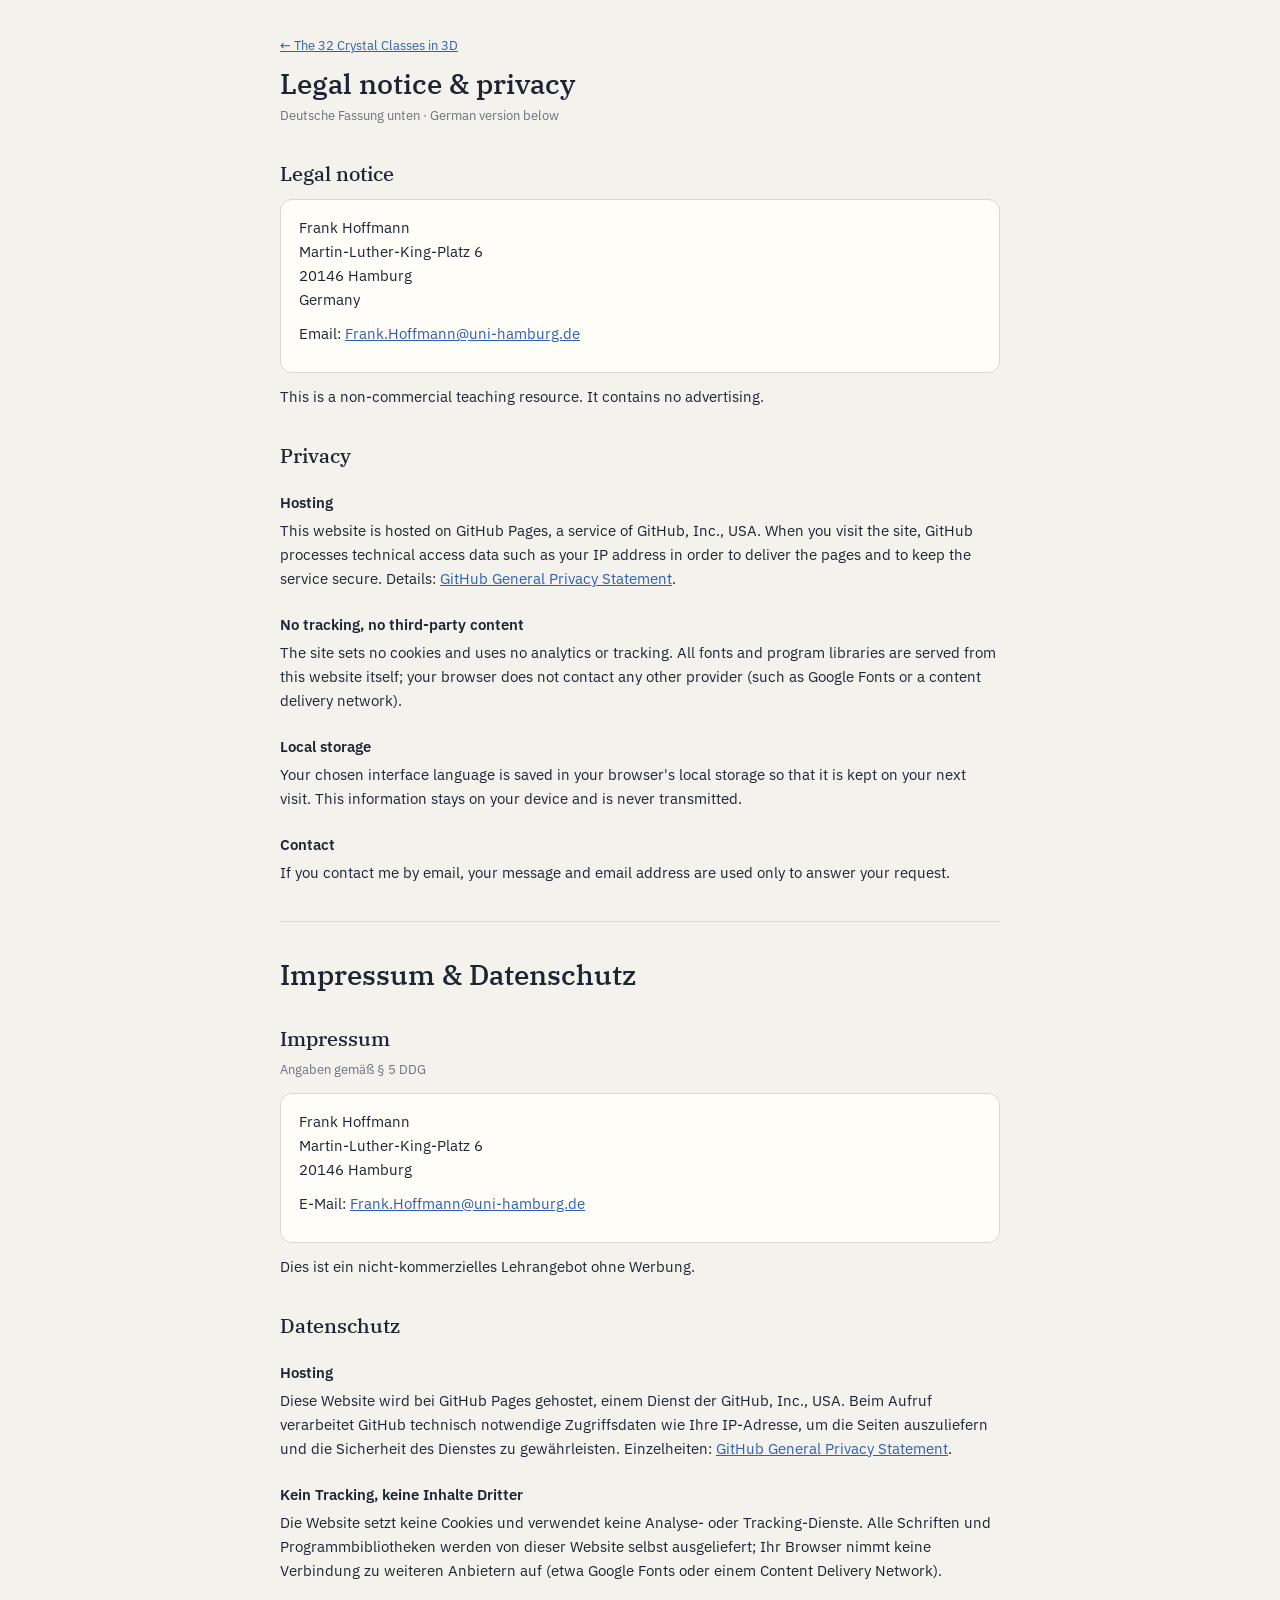
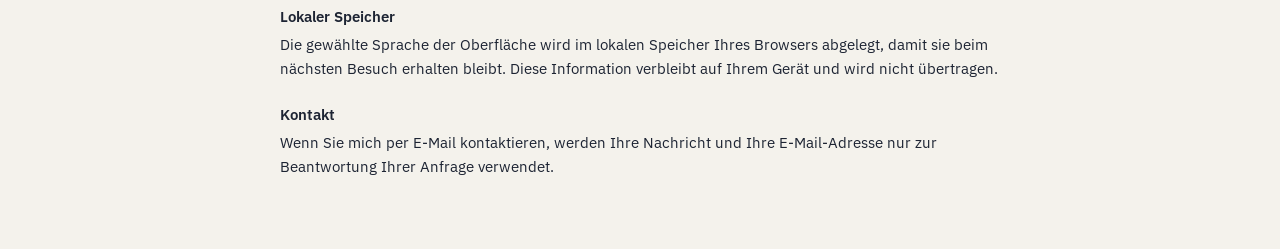
<file: legal.html>
<!DOCTYPE html>
<html lang="en">
<head>
<meta charset="utf-8">
<meta name="viewport" content="width=device-width, initial-scale=1">
<title>Legal notice &amp; privacy – The 32 Crystal Classes in 3D</title>
<meta name="robots" content="noindex">
<link rel="stylesheet" href="fonts/fonts.css">
<style>
body{margin:0;background:#f4f2ec;color:#1d2433;font:15px/1.6 "IBM Plex Sans",system-ui,sans-serif}
main{max-width:720px;margin:0 auto;padding:36px 22px 60px}
h1{font:500 28px/1.2 "IBM Plex Serif",serif;margin:0 0 6px}
h2{font:500 20px/1.3 "IBM Plex Serif",serif;margin:34px 0 8px}
h3{font-size:15px;margin:22px 0 4px}
p{margin:0 0 10px}
a{color:#2f5fb3}
.muted{color:#6b7180;font-size:13px}
.box{background:#fffdf8;border:1px solid #dcd8cd;border-radius:12px;padding:16px 18px;margin:12px 0}
hr{border:none;border-top:1px solid #dcd8cd;margin:36px 0}
</style>
</head>
<body>
<main>
<p class="muted"><a href="./">← The 32 Crystal Classes in 3D</a></p>

<h1>Legal notice &amp; privacy</h1>
<p class="muted">Deutsche Fassung unten · German version below</p>

<h2>Legal notice</h2>
<div class="box">
<p>Frank Hoffmann<br>Martin-Luther-King-Platz 6<br>20146 Hamburg<br>Germany</p>
<p>Email: <a href="mailto:Frank.Hoffmann@uni-hamburg.de">Frank.Hoffmann@uni-hamburg.de</a></p>
</div>
<p>This is a non-commercial teaching resource. It contains no advertising.</p>

<h2>Privacy</h2>
<h3>Hosting</h3>
<p>This website is hosted on GitHub Pages, a service of GitHub, Inc., USA. When you visit the site, GitHub processes technical access data such as your IP address in order to deliver the pages and to keep the service secure. Details: <a href="https://docs.github.com/en/site-policy/privacy-policies/github-general-privacy-statement">GitHub General Privacy Statement</a>.</p>
<h3>No tracking, no third-party content</h3>
<p>The site sets no cookies and uses no analytics or tracking. All fonts and program libraries are served from this website itself; your browser does not contact any other provider (such as Google Fonts or a content delivery network).</p>
<h3>Local storage</h3>
<p>Your chosen interface language is saved in your browser's local storage so that it is kept on your next visit. This information stays on your device and is never transmitted.</p>
<h3>Contact</h3>
<p>If you contact me by email, your message and email address are used only to answer your request.</p>

<hr>

<h1>Impressum &amp; Datenschutz</h1>

<h2>Impressum</h2>
<p class="muted">Angaben gemäß § 5 DDG</p>
<div class="box">
<p>Frank Hoffmann<br>Martin-Luther-King-Platz 6<br>20146 Hamburg</p>
<p>E-Mail: <a href="mailto:Frank.Hoffmann@uni-hamburg.de">Frank.Hoffmann@uni-hamburg.de</a></p>
</div>
<p>Dies ist ein nicht-kommerzielles Lehrangebot ohne Werbung.</p>

<h2>Datenschutz</h2>
<h3>Hosting</h3>
<p>Diese Website wird bei GitHub Pages gehostet, einem Dienst der GitHub, Inc., USA. Beim Aufruf verarbeitet GitHub technisch notwendige Zugriffsdaten wie Ihre IP-Adresse, um die Seiten auszuliefern und die Sicherheit des Dienstes zu gewährleisten. Einzelheiten: <a href="https://docs.github.com/en/site-policy/privacy-policies/github-general-privacy-statement">GitHub General Privacy Statement</a>.</p>
<h3>Kein Tracking, keine Inhalte Dritter</h3>
<p>Die Website setzt keine Cookies und verwendet keine Analyse- oder Tracking-Dienste. Alle Schriften und Programmbibliotheken werden von dieser Website selbst ausgeliefert; Ihr Browser nimmt keine Verbindung zu weiteren Anbietern auf (etwa Google Fonts oder einem Content Delivery Network).</p>
<h3>Lokaler Speicher</h3>
<p>Die gewählte Sprache der Oberfläche wird im lokalen Speicher Ihres Browsers abgelegt, damit sie beim nächsten Besuch erhalten bleibt. Diese Information verbleibt auf Ihrem Gerät und wird nicht übertragen.</p>
<h3>Kontakt</h3>
<p>Wenn Sie mich per E-Mail kontaktieren, werden Ihre Nachricht und Ihre E-Mail-Adresse nur zur Beantwortung Ihrer Anfrage verwendet.</p>
</main>
</body>
</html>
</file>
<file: fonts/fonts.css>
@font-face{font-family:'IBM Plex Sans';font-style:normal;font-weight:400;font-display:swap;src:url('ibm-plex-sans-latin-400-normal.woff2') format('woff2');unicode-range:U+0000-00FF, U+0131, U+0152-0153, U+02BB-02BC, U+02C6, U+02DA, U+02DC, U+0304, U+0308, U+0329, U+2000-206F, U+20AC, U+2122, U+2191, U+2193, U+2212, U+2215, U+FEFF, U+FFFD;}
@font-face{font-family:'IBM Plex Sans';font-style:normal;font-weight:400;font-display:swap;src:url('ibm-plex-sans-latin-ext-400-normal.woff2') format('woff2');unicode-range:U+0100-02BA, U+02BD-02C5, U+02C7-02CC, U+02CE-02D7, U+02DD-02FF, U+0304, U+0308, U+0329, U+1D00-1DBF, U+1E00-1E9F, U+1EF2-1EFF, U+2020, U+20A0-20AB, U+20AD-20C0, U+2113, U+2C60-2C7F, U+A720-A7FF;}
@font-face{font-family:'IBM Plex Sans';font-style:normal;font-weight:500;font-display:swap;src:url('ibm-plex-sans-latin-500-normal.woff2') format('woff2');unicode-range:U+0000-00FF, U+0131, U+0152-0153, U+02BB-02BC, U+02C6, U+02DA, U+02DC, U+0304, U+0308, U+0329, U+2000-206F, U+20AC, U+2122, U+2191, U+2193, U+2212, U+2215, U+FEFF, U+FFFD;}
@font-face{font-family:'IBM Plex Sans';font-style:normal;font-weight:500;font-display:swap;src:url('ibm-plex-sans-latin-ext-500-normal.woff2') format('woff2');unicode-range:U+0100-02BA, U+02BD-02C5, U+02C7-02CC, U+02CE-02D7, U+02DD-02FF, U+0304, U+0308, U+0329, U+1D00-1DBF, U+1E00-1E9F, U+1EF2-1EFF, U+2020, U+20A0-20AB, U+20AD-20C0, U+2113, U+2C60-2C7F, U+A720-A7FF;}
@font-face{font-family:'IBM Plex Sans';font-style:normal;font-weight:600;font-display:swap;src:url('ibm-plex-sans-latin-600-normal.woff2') format('woff2');unicode-range:U+0000-00FF, U+0131, U+0152-0153, U+02BB-02BC, U+02C6, U+02DA, U+02DC, U+0304, U+0308, U+0329, U+2000-206F, U+20AC, U+2122, U+2191, U+2193, U+2212, U+2215, U+FEFF, U+FFFD;}
@font-face{font-family:'IBM Plex Sans';font-style:normal;font-weight:600;font-display:swap;src:url('ibm-plex-sans-latin-ext-600-normal.woff2') format('woff2');unicode-range:U+0100-02BA, U+02BD-02C5, U+02C7-02CC, U+02CE-02D7, U+02DD-02FF, U+0304, U+0308, U+0329, U+1D00-1DBF, U+1E00-1E9F, U+1EF2-1EFF, U+2020, U+20A0-20AB, U+20AD-20C0, U+2113, U+2C60-2C7F, U+A720-A7FF;}
@font-face{font-family:'IBM Plex Sans';font-style:italic;font-weight:500;font-display:swap;src:url('ibm-plex-sans-latin-500-italic.woff2') format('woff2');unicode-range:U+0000-00FF, U+0131, U+0152-0153, U+02BB-02BC, U+02C6, U+02DA, U+02DC, U+0304, U+0308, U+0329, U+2000-206F, U+20AC, U+2122, U+2191, U+2193, U+2212, U+2215, U+FEFF, U+FFFD;}
@font-face{font-family:'IBM Plex Sans';font-style:italic;font-weight:500;font-display:swap;src:url('ibm-plex-sans-latin-ext-500-italic.woff2') format('woff2');unicode-range:U+0100-02BA, U+02BD-02C5, U+02C7-02CC, U+02CE-02D7, U+02DD-02FF, U+0304, U+0308, U+0329, U+1D00-1DBF, U+1E00-1E9F, U+1EF2-1EFF, U+2020, U+20A0-20AB, U+20AD-20C0, U+2113, U+2C60-2C7F, U+A720-A7FF;}
@font-face{font-family:'IBM Plex Sans';font-style:italic;font-weight:600;font-display:swap;src:url('ibm-plex-sans-latin-600-italic.woff2') format('woff2');unicode-range:U+0000-00FF, U+0131, U+0152-0153, U+02BB-02BC, U+02C6, U+02DA, U+02DC, U+0304, U+0308, U+0329, U+2000-206F, U+20AC, U+2122, U+2191, U+2193, U+2212, U+2215, U+FEFF, U+FFFD;}
@font-face{font-family:'IBM Plex Sans';font-style:italic;font-weight:600;font-display:swap;src:url('ibm-plex-sans-latin-ext-600-italic.woff2') format('woff2');unicode-range:U+0100-02BA, U+02BD-02C5, U+02C7-02CC, U+02CE-02D7, U+02DD-02FF, U+0304, U+0308, U+0329, U+1D00-1DBF, U+1E00-1E9F, U+1EF2-1EFF, U+2020, U+20A0-20AB, U+20AD-20C0, U+2113, U+2C60-2C7F, U+A720-A7FF;}
@font-face{font-family:'IBM Plex Serif';font-style:normal;font-weight:400;font-display:swap;src:url('ibm-plex-serif-latin-400-normal.woff2') format('woff2');unicode-range:U+0000-00FF, U+0131, U+0152-0153, U+02BB-02BC, U+02C6, U+02DA, U+02DC, U+0304, U+0308, U+0329, U+2000-206F, U+20AC, U+2122, U+2191, U+2193, U+2212, U+2215, U+FEFF, U+FFFD;}
@font-face{font-family:'IBM Plex Serif';font-style:normal;font-weight:400;font-display:swap;src:url('ibm-plex-serif-latin-ext-400-normal.woff2') format('woff2');unicode-range:U+0100-02BA, U+02BD-02C5, U+02C7-02CC, U+02CE-02D7, U+02DD-02FF, U+0304, U+0308, U+0329, U+1D00-1DBF, U+1E00-1E9F, U+1EF2-1EFF, U+2020, U+20A0-20AB, U+20AD-20C0, U+2113, U+2C60-2C7F, U+A720-A7FF;}
@font-face{font-family:'IBM Plex Serif';font-style:normal;font-weight:500;font-display:swap;src:url('ibm-plex-serif-latin-500-normal.woff2') format('woff2');unicode-range:U+0000-00FF, U+0131, U+0152-0153, U+02BB-02BC, U+02C6, U+02DA, U+02DC, U+0304, U+0308, U+0329, U+2000-206F, U+20AC, U+2122, U+2191, U+2193, U+2212, U+2215, U+FEFF, U+FFFD;}
@font-face{font-family:'IBM Plex Serif';font-style:normal;font-weight:500;font-display:swap;src:url('ibm-plex-serif-latin-ext-500-normal.woff2') format('woff2');unicode-range:U+0100-02BA, U+02BD-02C5, U+02C7-02CC, U+02CE-02D7, U+02DD-02FF, U+0304, U+0308, U+0329, U+1D00-1DBF, U+1E00-1E9F, U+1EF2-1EFF, U+2020, U+20A0-20AB, U+20AD-20C0, U+2113, U+2C60-2C7F, U+A720-A7FF;}
@font-face{font-family:'IBM Plex Serif';font-style:italic;font-weight:400;font-display:swap;src:url('ibm-plex-serif-latin-400-italic.woff2') format('woff2');unicode-range:U+0000-00FF, U+0131, U+0152-0153, U+02BB-02BC, U+02C6, U+02DA, U+02DC, U+0304, U+0308, U+0329, U+2000-206F, U+20AC, U+2122, U+2191, U+2193, U+2212, U+2215, U+FEFF, U+FFFD;}
@font-face{font-family:'IBM Plex Serif';font-style:italic;font-weight:400;font-display:swap;src:url('ibm-plex-serif-latin-ext-400-italic.woff2') format('woff2');unicode-range:U+0100-02BA, U+02BD-02C5, U+02C7-02CC, U+02CE-02D7, U+02DD-02FF, U+0304, U+0308, U+0329, U+1D00-1DBF, U+1E00-1E9F, U+1EF2-1EFF, U+2020, U+20A0-20AB, U+20AD-20C0, U+2113, U+2C60-2C7F, U+A720-A7FF;}
@font-face{font-family:'IBM Plex Serif';font-style:italic;font-weight:500;font-display:swap;src:url('ibm-plex-serif-latin-500-italic.woff2') format('woff2');unicode-range:U+0000-00FF, U+0131, U+0152-0153, U+02BB-02BC, U+02C6, U+02DA, U+02DC, U+0304, U+0308, U+0329, U+2000-206F, U+20AC, U+2122, U+2191, U+2193, U+2212, U+2215, U+FEFF, U+FFFD;}
@font-face{font-family:'IBM Plex Serif';font-style:italic;font-weight:500;font-display:swap;src:url('ibm-plex-serif-latin-ext-500-italic.woff2') format('woff2');unicode-range:U+0100-02BA, U+02BD-02C5, U+02C7-02CC, U+02CE-02D7, U+02DD-02FF, U+0304, U+0308, U+0329, U+1D00-1DBF, U+1E00-1E9F, U+1EF2-1EFF, U+2020, U+20A0-20AB, U+20AD-20C0, U+2113, U+2C60-2C7F, U+A720-A7FF;}
@font-face{font-family:'IBM Plex Mono';font-style:normal;font-weight:400;font-display:swap;src:url('ibm-plex-mono-latin-400-normal.woff2') format('woff2');unicode-range:U+0000-00FF, U+0131, U+0152-0153, U+02BB-02BC, U+02C6, U+02DA, U+02DC, U+0304, U+0308, U+0329, U+2000-206F, U+20AC, U+2122, U+2191, U+2193, U+2212, U+2215, U+FEFF, U+FFFD;}
@font-face{font-family:'IBM Plex Mono';font-style:normal;font-weight:400;font-display:swap;src:url('ibm-plex-mono-latin-ext-400-normal.woff2') format('woff2');unicode-range:U+0100-02BA, U+02BD-02C5, U+02C7-02CC, U+02CE-02D7, U+02DD-02FF, U+0304, U+0308, U+0329, U+1D00-1DBF, U+1E00-1E9F, U+1EF2-1EFF, U+2020, U+20A0-20AB, U+20AD-20C0, U+2113, U+2C60-2C7F, U+A720-A7FF;}
@font-face{font-family:'IBM Plex Mono';font-style:normal;font-weight:500;font-display:swap;src:url('ibm-plex-mono-latin-500-normal.woff2') format('woff2');unicode-range:U+0000-00FF, U+0131, U+0152-0153, U+02BB-02BC, U+02C6, U+02DA, U+02DC, U+0304, U+0308, U+0329, U+2000-206F, U+20AC, U+2122, U+2191, U+2193, U+2212, U+2215, U+FEFF, U+FFFD;}
@font-face{font-family:'IBM Plex Mono';font-style:normal;font-weight:500;font-display:swap;src:url('ibm-plex-mono-latin-ext-500-normal.woff2') format('woff2');unicode-range:U+0100-02BA, U+02BD-02C5, U+02C7-02CC, U+02CE-02D7, U+02DD-02FF, U+0304, U+0308, U+0329, U+1D00-1DBF, U+1E00-1E9F, U+1EF2-1EFF, U+2020, U+20A0-20AB, U+20AD-20C0, U+2113, U+2C60-2C7F, U+A720-A7FF;}
</file>
